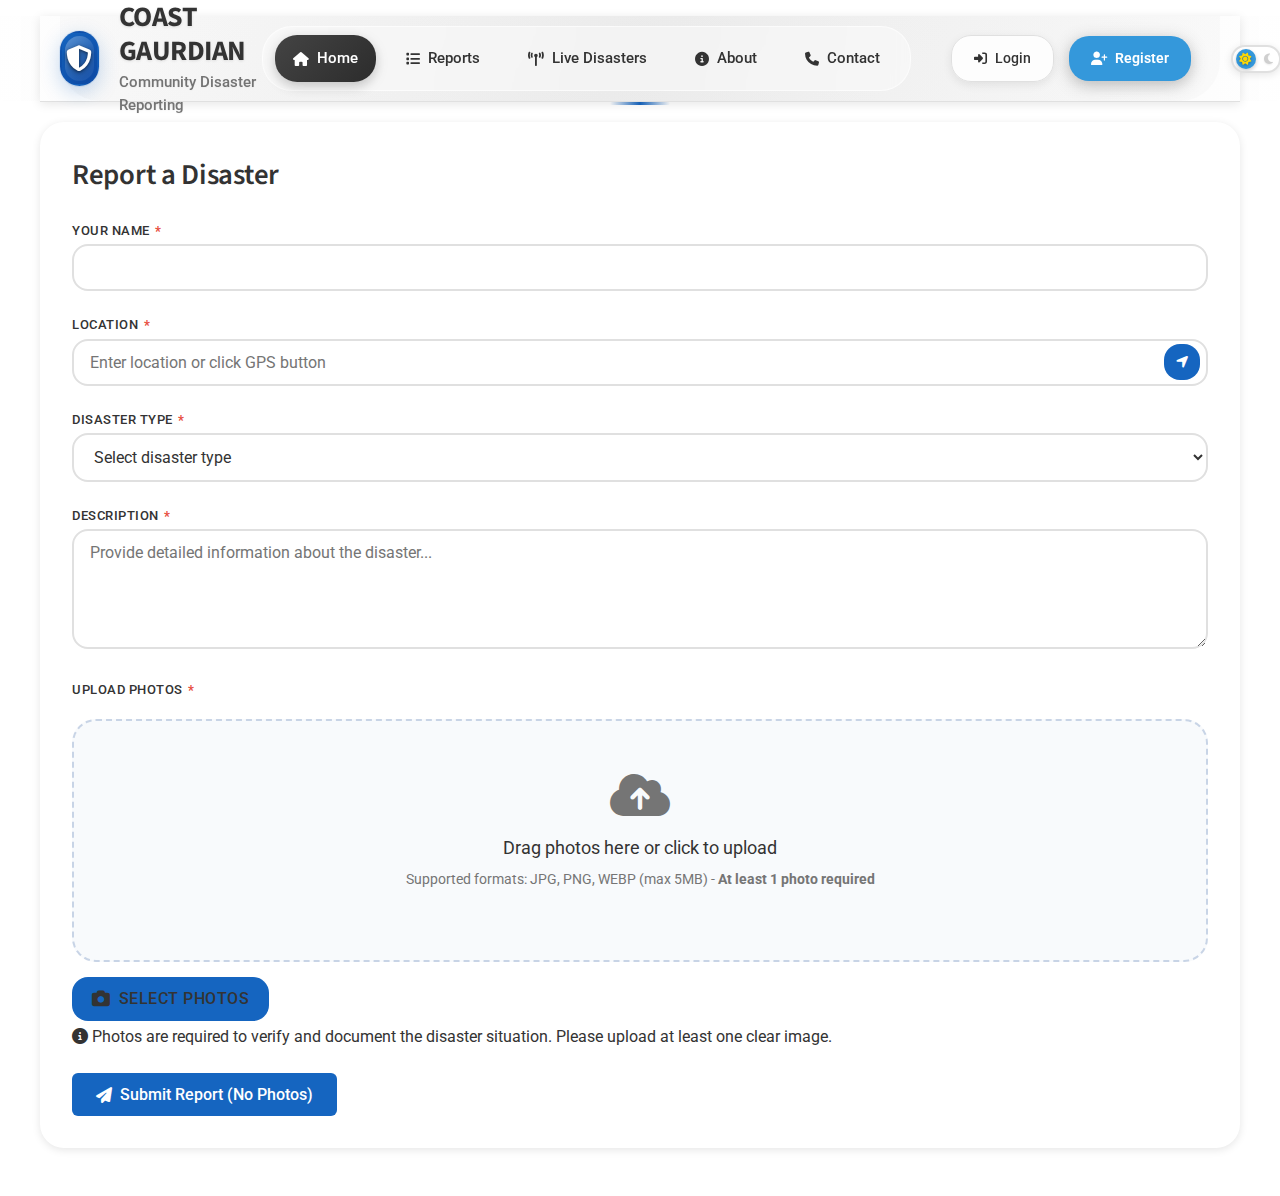
<file: SIH(FRONT END)/index.html>
<!DOCTYPE html>
<html lang="en">
<head>
    <meta charset="UTF-8">
    <meta name="viewport" content="width=device-width, initial-scale=1.0">
    <title>Disaster Report | Coast Guardian</title>
    <link rel="stylesheet" href="css/style.css">
    <link rel="stylesheet" href="css/dark-mode.css">
    <link href="https://fonts.googleapis.com/css2?family=Roboto:wght@300;400;500;700&family=Source+Sans+Pro:wght@400;600;700&display=swap" rel="stylesheet">
    <link rel="stylesheet" href="https://cdnjs.cloudflare.com/ajax/libs/font-awesome/6.4.0/css/all.min.css">
</head>
<body>
    <div class="container">
        <header class="main-header">
            <div class="header-container">
                <div class="logo-section">
                    <div class="logo">
                        <i class="fas fa-shield-alt"></i>
                    </div>
                    <div class="brand-info">
                        <h1>COAST GAURDIAN</h1>
                        <p class="subtitle">Community Disaster Reporting</p>
                    </div>
                </div>
                
                <nav class="main-nav">
                    <ul class="nav-links">
                        <li><a href="index.html" class="nav-link active"><i class="fas fa-home"></i> Home</a></li>
                        <li><a href="pages/reports.html" class="nav-link"><i class="fas fa-list"></i> Reports</a></li>
                        <li><a href="pages/live-disasters.html" class="nav-link"><i class="fas fa-broadcast-tower"></i> Live Disasters</a></li>
                        <li><a href="pages/info/about.html" class="nav-link"><i class="fas fa-info-circle"></i> About</a></li>
                        <li><a href="pages/info/contact.html" class="nav-link"><i class="fas fa-phone"></i> Contact</a></li>
                    </ul>
                    
                    <div class="auth-buttons">
                        <a href="pages/auth/login.html" class="btn-secondary">
                            <i class="fas fa-sign-in-alt"></i> Login
                        </a>
                        <a href="pages/auth/register.html" class="btn-primary">
                            <i class="fas fa-user-plus"></i> Register
                        </a>
                    </div>
                    
                    <!-- Mobile menu toggle -->
                    <button class="mobile-menu-toggle" id="mobileMenuToggle">
                        <span></span>
                        <span></span>
                        <span></span>
                    </button>
                </nav>
            </div>
        </header>

        <main class="main-content">
            <!-- Your existing form content goes here -->
            <section class="report-section">
                <div class="report-form-container">
                    <h2>Report a Disaster</h2>
                    
                    <!-- Your existing form -->
                    <form id="reportForm" class="report-form">
                        <!-- Add your existing form fields here -->
                        <div class="form-group">
                            <label for="name">Your Name <span class="required">*</span></label>
                            <input type="text" id="name" name="name" required>
                        </div>
                        
                        <div class="form-group">
                            <label for="location">Location <span class="required">*</span></label>
                            <div class="location-input-container">
                                <input type="text" id="location" name="location" required placeholder="Enter location or click GPS button">
                                <button type="button" id="getCurrentLocation" class="location-btn" title="Get current location">
                                    <i class="fas fa-location-arrow"></i>
                                </button>
                            </div>
                        </div>
                        
                        <div class="form-group">
                            <label for="disasterType">Disaster Type <span class="required">*</span></label>
                            <select id="disasterType" name="disasterType" required>
                                <option value="">Select disaster type</option>
                                <option value="earthquake">Earthquake</option>
                                <option value="flood">Flood</option>
                                <option value="fire">Fire</option>
                                <option value="cyclone">Cyclone</option>
                                <option value="landslide">Landslide</option>
                                <option value="other">Other</option>
                            </select>
                        </div>
                        
                        <div class="form-group">
                            <label for="description">Description <span class="required">*</span></label>
                            <textarea id="description" name="description" rows="4" placeholder="Provide detailed information about the disaster..." required></textarea>
                        </div>
                        
                        <div class="form-group">
                            <label for="photo">Upload Photos <span class="required">*</span></label>
                            <div class="upload-photo-container">
                                <div class="upload-preview" id="photoPreviewContainer">
                                    <div class="upload-placeholder" id="uploadPlaceholder">
                                        <i class="fas fa-cloud-upload-alt"></i>
                                        <p>Drag photos here or click to upload</p>
                                        <span class="upload-hint">Supported formats: JPG, PNG, WEBP (max 5MB) - <strong>At least 1 photo required</strong></span>
                                    </div>
                                    <div class="photo-preview-grid" id="photoPreviewGrid"></div>
                                </div>
                                
                                <div class="upload-actions">
                                    <label for="photoUpload" class="upload-btn primary-button">
                                        <i class="fas fa-camera"></i> Select Photos
                                    </label>
                                    <input type="file" id="photoUpload" multiple accept="image/jpeg, image/png, image/webp" class="hidden" required>
                                    <span class="selected-count" id="selectedPhotoCount"></span>
                                </div>
                                
                                <div class="upload-progress-container hidden" id="uploadProgressContainer">
                                    <div class="progress-bar">
                                        <div class="progress-fill" id="uploadProgressBar"></div>
                                    </div>
                                    <div class="progress-text" id="uploadProgressText">Uploading photos...</div>
                                </div>
                                
                            </div>
                        </div>
                        
                        <div class="form-actions">
                            <button type="submit" class="submit-btn">
                                <i class="fas fa-camera"></i> Upload Photos Required
                            </button>
                        </div>
                    </form>
                    
                    <!-- Success message -->
                    <div class="success-message hidden" id="successMessage">
                        <div class="success-icon">
                            <i class="fas fa-check-circle"></i>
                        </div>
                        <h3>Report Submitted Successfully!</h3>
                        <p>Thank you for reporting this disaster. Your report has been received and will be reviewed by our team.</p>
                        <div class="success-actions">
                            <button type="button" class="action-btn" id="submitAnotherBtn">Submit Another Report</button>
                            <a href="pages/reports.html" class="view-reports-link">View All Reports</a>
                        </div>
                    </div>
                </div>
            </section>
        </main>
    </div>
    
    <script src="js/data-service.js"></script>
    <script src="js/gps-location.js"></script>
    <script src="js/dark-mode.js"></script>
    <script src="js/app.js"></script>
</body>
</html>
</file>
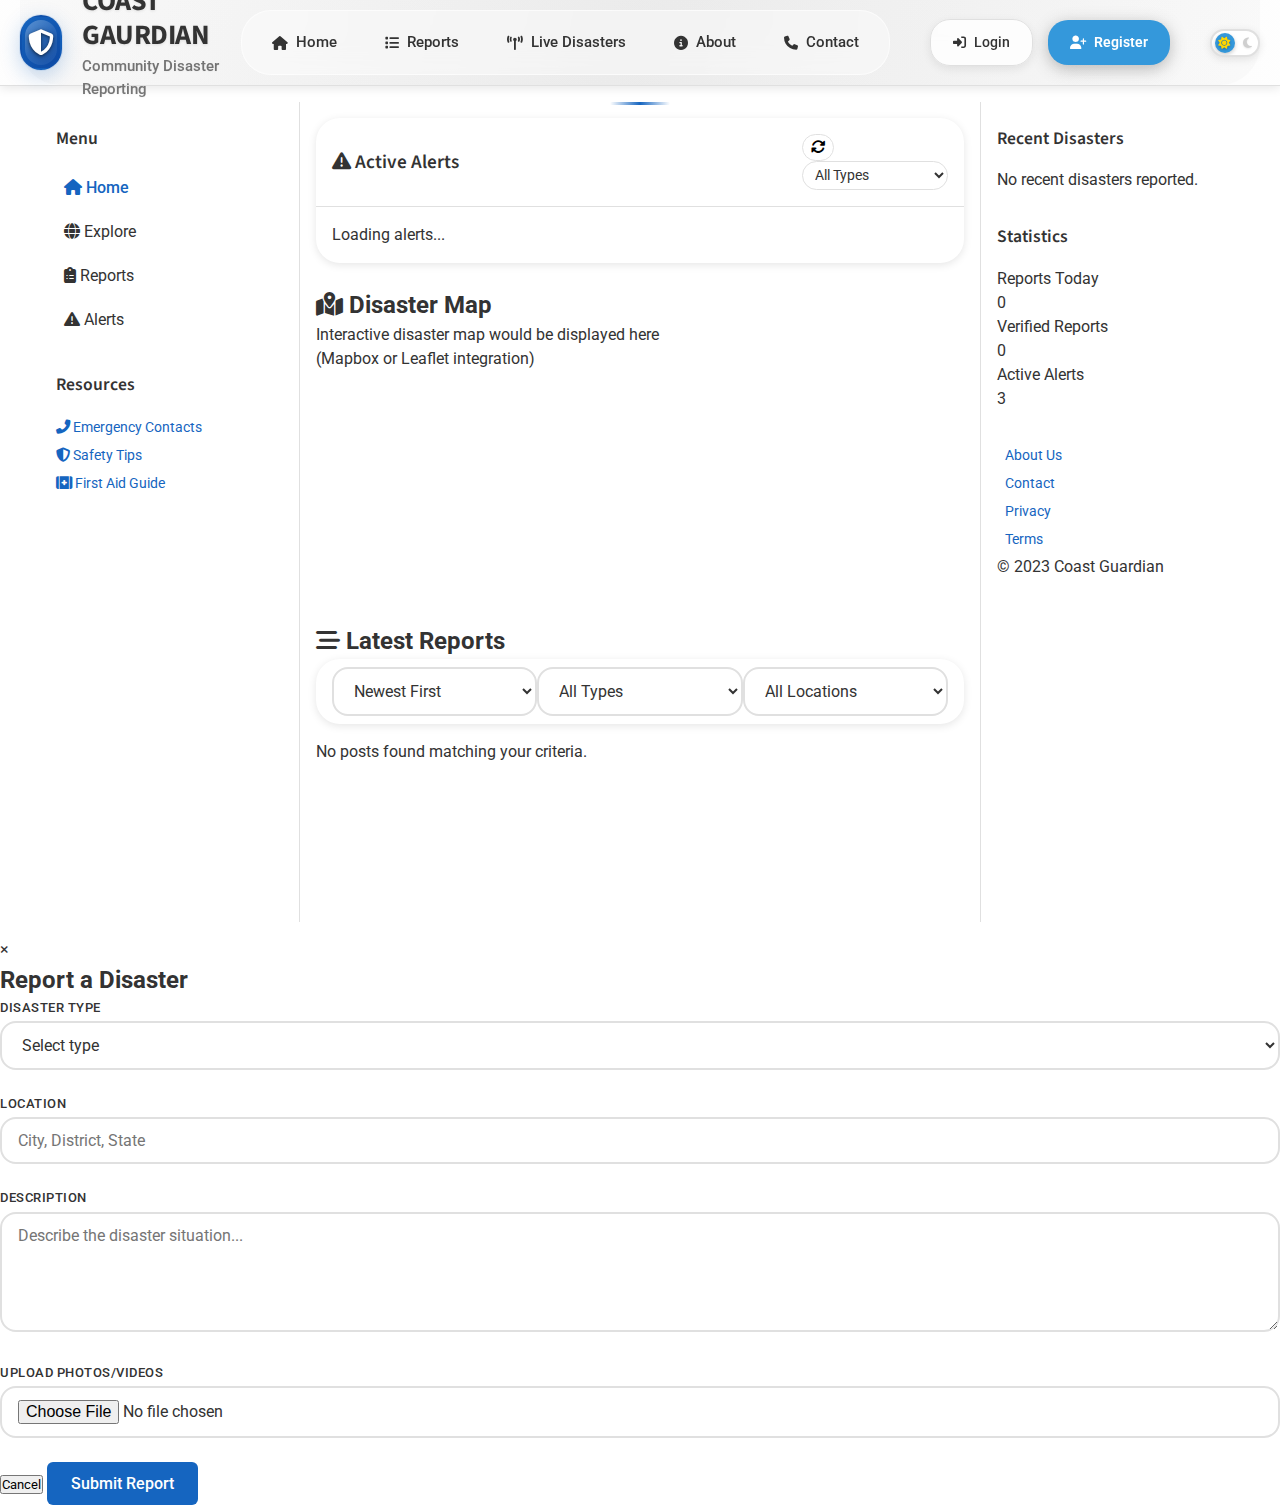
<file: SIH(FRONT END)/home.html>
<!DOCTYPE html>
<html lang="en">
<head>
    <meta charset="UTF-8">
    <meta name="viewport" content="width=device-width, initial-scale=1.0">
    <title>Dashboard | Coast Guardian</title>
    <link rel="stylesheet" href="css/style.css">
    <link rel="stylesheet" href="css/home.css">
    <link rel="stylesheet" href="css/dark-mode.css">
    <link href="https://fonts.googleapis.com/css2?family=Roboto:wght@300;400;500;700&family=Source+Sans+Pro:wght@400;600;700&display=swap" rel="stylesheet">
    <link rel="stylesheet" href="https://cdnjs.cloudflare.com/ajax/libs/font-awesome/6.4.0/css/all.min.css">
</head>
<body>
    <header class="main-header">
        <div class="header-container">
            <div class="logo-section">
                <div class="logo">
                    <i class="fas fa-shield-alt"></i>
                </div>
                <div class="brand-info">
                    <h1>COAST GAURDIAN</h1>
                    <p class="subtitle">Community Disaster Reporting</p>
                </div>
            </div>
            
            <nav class="main-nav">
                <ul class="nav-links">
                    <li><a href="index.html" class="nav-link"><i class="fas fa-home"></i> Home</a></li>
                    <li><a href="pages/reports.html" class="nav-link"><i class="fas fa-list"></i> Reports</a></li>
                    <li><a href="pages/live-disasters.html" class="nav-link"><i class="fas fa-broadcast-tower"></i> Live Disasters</a></li>
                    <li><a href="pages/info/about.html" class="nav-link"><i class="fas fa-info-circle"></i> About</a></li>
                    <li><a href="pages/info/contact.html" class="nav-link"><i class="fas fa-phone"></i> Contact</a></li>
                </ul>
                
                <div class="auth-buttons">
                    <a href="pages/auth/login.html" class="btn-secondary">
                        <i class="fas fa-sign-in-alt"></i> Login
                    </a>
                    <a href="pages/auth/register.html" class="btn-primary">
                        <i class="fas fa-user-plus"></i> Register
                    </a>
                </div>
                
                <!-- Mobile menu toggle -->
                <button class="mobile-menu-toggle" id="mobileMenuToggle">
                    <span></span>
                    <span></span>
                    <span></span>
                </button>
            </nav>
        </div>
    </header>

    <div class="container">
        <main class="main-content">
            <!-- Left Sidebar -->
            <div class="sidebar left-sidebar">
                <div class="sidebar-section">
                    <h3>Menu</h3>
                    <ul class="sidebar-menu">
                        <li><a href="home.html" class="active"><i class="fas fa-home"></i> Home</a></li>
                        <li><a href="explore.html"><i class="fas fa-globe"></i> Explore</a></li>
                        <li><a href="pages/reports.html"><i class="fas fa-clipboard-list"></i> Reports</a></li>
                        <li><a href="alerts.html"><i class="fas fa-exclamation-triangle"></i> Alerts</a></li>
                        <li class="official-only hidden"><a href="verification.html"><i class="fas fa-check-circle"></i> Verify Reports</a></li>
                        <li class="admin-only hidden"><a href="admin-dashboard.html"><i class="fas fa-user-shield"></i> Admin Panel</a></li>
                    </ul>
                </div>
                
                <div class="sidebar-section">
                    <h3>Resources</h3>
                    <ul class="resource-links">
                        <li><a href="emergency-contacts.html"><i class="fas fa-phone-alt"></i> Emergency Contacts</a></li>
                        <li><a href="safety-tips.html"><i class="fas fa-shield-alt"></i> Safety Tips</a></li>
                        <li><a href="first-aid.html"><i class="fas fa-first-aid"></i> First Aid Guide</a></li>
                    </ul>
                </div>
            </div>

            <!-- Content Area -->
            <div class="content-area">
                <!-- Alert Panel -->
                <div class="alert-panel">
                    <div class="panel-header">
                        <h2><i class="fas fa-exclamation-triangle"></i> Active Alerts</h2>
                        <div class="panel-controls">
                            <button id="refreshAlertsBtn"><i class="fas fa-sync-alt"></i></button>
                            <select id="alertTypeFilter">
                                <option value="all">All Types</option>
                                <option value="flood">Flood</option>
                                <option value="earthquake">Earthquake</option>
                                <option value="fire">Fire</option>
                                <option value="landslide">Landslide</option>
                                <option value="cyclone">Cyclone</option>
                            </select>
                        </div>
                    </div>
                    <div class="alerts-container" id="alertsContainer">
                        <!-- Alert items will be loaded here dynamically -->
                        <div class="loading">Loading alerts...</div>
                    </div>
                </div>

                <!-- Disaster Map -->
                <div class="map-container">
                    <h2><i class="fas fa-map-marked-alt"></i> Disaster Map</h2>
                    <div id="disasterMap" class="disaster-map">
                        <!-- Map will be loaded here -->
                    </div>
                </div>

                <!-- Post Feed -->
                <div class="feed-container">
                    <div class="feed-header">
                        <h2><i class="fas fa-stream"></i> Latest Reports</h2>
                        <div class="feed-controls">
                            <select id="sortType">
                                <option value="newest">Newest First</option>
                                <option value="verified">Verified First</option>
                                <option value="severity">Highest Severity</option>
                            </select>
                            <select id="disasterTypeFilter">
                                <option value="all">All Types</option>
                                <option value="flood">Flood</option>
                                <option value="earthquake">Earthquake</option>
                                <option value="fire">Fire</option>
                                <option value="landslide">Landslide</option>
                                <option value="cyclone">Cyclone</option>
                            </select>
                            <select id="locationFilter">
                                <option value="all">All Locations</option>
                                <!-- Locations will be dynamically populated -->
                            </select>
                        </div>
                    </div>
                    <div id="postFeed" class="post-feed">
                        <!-- Posts will be loaded here dynamically -->
                        <div class="loading">Loading posts...</div>
                    </div>
                </div>
            </div>

            <!-- Right Sidebar -->
            <div class="sidebar right-sidebar">
                <!-- Recent Disasters -->
                <div class="sidebar-section">
                    <h3>Recent Disasters</h3>
                    <div id="recentDisasters" class="recent-disasters">
                        <!-- Recent disasters will be loaded here -->
                        <div class="loading">Loading...</div>
                    </div>
                </div>
                
                <!-- Statistics Section -->
                <div class="sidebar-section">
                    <h3>Statistics</h3>
                    <div class="stats-container">
                        <div class="stat-item">
                            <div class="stat-label">Reports Today</div>
                            <div class="stat-value" id="reportsToday">-</div>
                        </div>
                        <div class="stat-item">
                            <div class="stat-label">Verified Reports</div>
                            <div class="stat-value" id="verifiedReports">-</div>
                        </div>
                        <div class="stat-item">
                            <div class="stat-label">Active Alerts</div>
                            <div class="stat-value" id="activeAlerts">-</div>
                        </div>
                    </div>
                </div>
                
                <!-- Footer Links -->
                <div class="sidebar-section">
                    <ul class="footer-links">
                        <li><a href="about.html">About Us</a></li>
                        <li><a href="contact.html">Contact</a></li>
                        <li><a href="privacy.html">Privacy</a></li>
                        <li><a href="terms.html">Terms</a></li>
                    </ul>
                    <div class="copyright">
                        &copy; 2023 Coast Guardian
                    </div>
                </div>
            </div>
        </main>
    </div>

    <!-- Create Post Modal -->
    <div class="modal" id="createPostModal">
        <div class="modal-content">
            <span class="close-modal">&times;</span>
            <h2>Report a Disaster</h2>
            <form id="createPostForm">
                <div class="form-group">
                    <label for="postDisasterType">Disaster Type</label>
                    <select id="postDisasterType" required>
                        <option value="" disabled selected>Select type</option>
                        <option value="flood">Flood</option>
                        <option value="earthquake">Earthquake</option>
                        <option value="fire">Fire</option>
                        <option value="landslide">Landslide</option>
                        <option value="cyclone">Cyclone</option>
                        <option value="other">Other</option>
                    </select>
                </div>
                
                <div class="form-group">
                    <label for="postLocation">Location</label>
                    <input type="text" id="postLocation" placeholder="City, District, State" required>
                </div>
                
                <div class="form-group">
                    <label for="postContent">Description</label>
                    <textarea id="postContent" placeholder="Describe the disaster situation..." rows="4" required></textarea>
                </div>
                
                <div class="form-group">
                    <label for="postMedia">Upload Photos/Videos</label>
                    <input type="file" id="postMedia" accept="image/*, video/*">
                    <div id="mediaPreview" class="media-preview"></div>
                </div>
                
                <div class="form-actions">
                    <button type="button" class="secondary-button" id="cancelPost">Cancel</button>
                    <button type="submit" class="primary-button">Submit Report</button>
                </div>
            </form>
        </div>
    </div>

    <script src="js/auth-service.js"></script>
    <script src="js/post-service.js"></script>
    <script src="js/dark-mode.js"></script>
    <script src="js/home.js"></script>
</body>
</html>
</file>
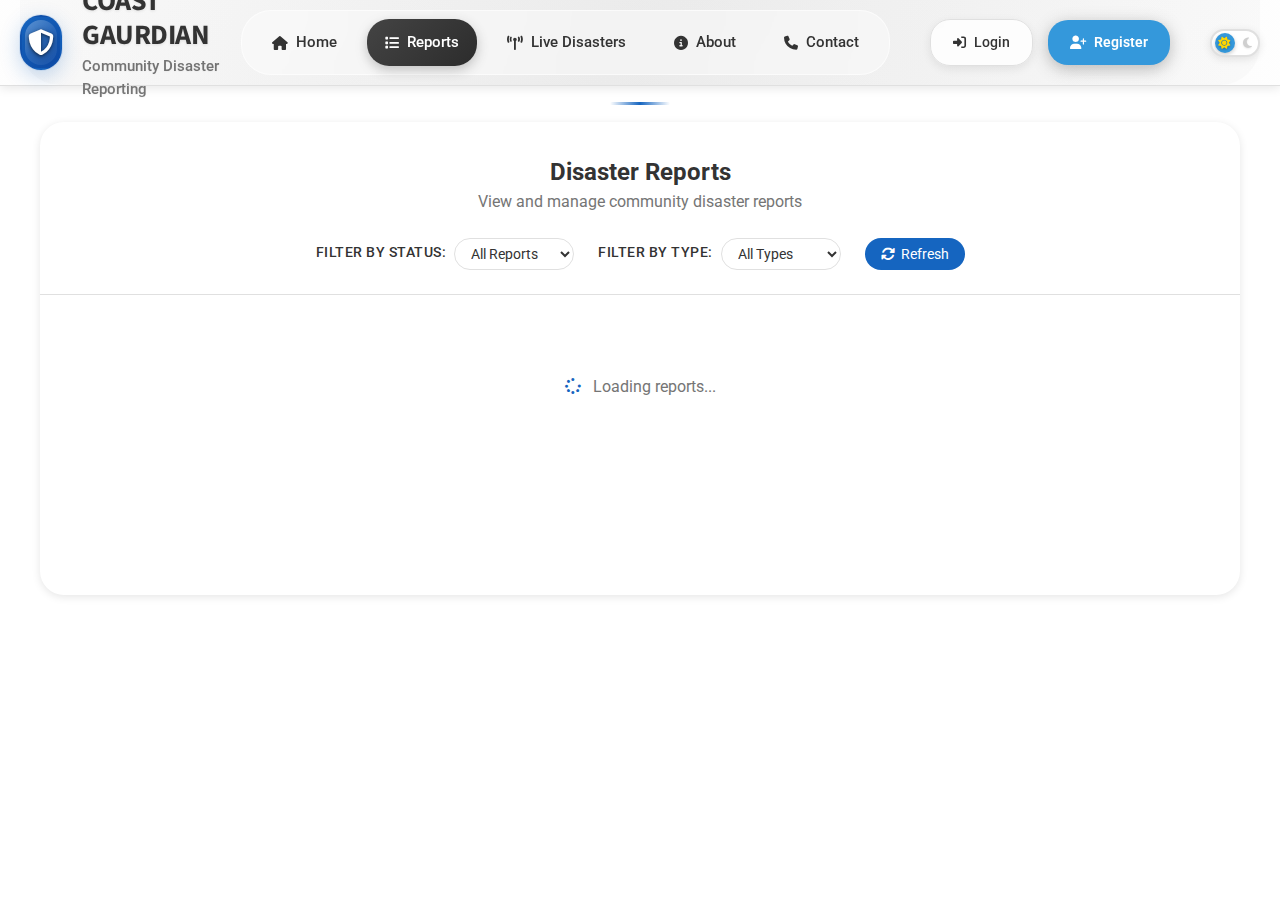
<file: SIH(FRONT END)/pages/reports.html>
<!DOCTYPE html>
<html lang="en">
<head>
    <meta charset="UTF-8">
    <meta name="viewport" content="width=device-width, initial-scale=1.0">
    <title>Reports | Coast Guardian</title>
    <link rel="stylesheet" href="../css/style.css">
    <link rel="stylesheet" href="../css/dark-mode.css">
    <link href="https://fonts.googleapis.com/css2?family=Roboto:wght@300;400;500;700&family=Source+Sans+Pro:wght@400;600;700&display=swap" rel="stylesheet">
    <link rel="stylesheet" href="https://cdnjs.cloudflare.com/ajax/libs/font-awesome/6.4.0/css/all.min.css">
</head>
<body>
    <header class="main-header">
        <div class="header-container">
            <div class="logo-section">
                <div class="logo">
                    <i class="fas fa-shield-alt"></i>
                </div>
                <div class="brand-info">
                    <h1>COAST GAURDIAN</h1>
                    <p class="subtitle">Community Disaster Reporting</p>
                </div>
            </div>
            
            <nav class="main-nav">
                <ul class="nav-links">
                    <li><a href="../index.html" class="nav-link"><i class="fas fa-home"></i> Home</a></li>
                    <li><a href="reports.html" class="nav-link active"><i class="fas fa-list"></i> Reports</a></li>
                    <li><a href="live-disasters.html" class="nav-link"><i class="fas fa-broadcast-tower"></i> Live Disasters</a></li>
                    <li><a href="info/about.html" class="nav-link"><i class="fas fa-info-circle"></i> About</a></li>
                    <li><a href="info/contact.html" class="nav-link"><i class="fas fa-phone"></i> Contact</a></li>
                </ul>
                
                <div class="auth-buttons">
                    <a href="auth/login.html" class="btn-secondary">
                        <i class="fas fa-sign-in-alt"></i> Login
                    </a>
                    <a href="auth/register.html" class="btn-primary">
                        <i class="fas fa-user-plus"></i> Register
                    </a>
                </div>
                
                <!-- Mobile menu toggle -->
                <button class="mobile-menu-toggle" id="mobileMenuToggle">
                    <span></span>
                    <span></span>
                    <span></span>
                </button>
            </nav>
        </div>
    </header>

    <div class="container">
        <main class="main-content">
            <section class="reports-section">
                <div class="reports-header">
                    <h2>Disaster Reports</h2>
                    <p class="reports-subtitle">View and manage community disaster reports</p>
                </div>
                
                <div class="reports-filters">
                    <div class="filter-group">
                        <label for="statusFilter">Filter by Status:</label>
                        <select id="statusFilter">
                            <option value="all">All Reports</option>
                            <option value="pending">Pending</option>
                            <option value="verified">Verified</option>
                            <option value="resolved">Resolved</option>
                        </select>
                    </div>
                    
                    <div class="filter-group">
                        <label for="typeFilter">Filter by Type:</label>
                        <select id="typeFilter">
                            <option value="all">All Types</option>
                            <option value="earthquake">Earthquake</option>
                            <option value="flood">Flood</option>
                            <option value="fire">Fire</option>
                            <option value="cyclone">Cyclone</option>
                            <option value="landslide">Landslide</option>
                            <option value="other">Other</option>
                        </select>
                    </div>
                    
                    <button class="refresh-btn" onclick="loadReports()">
                        <i class="fas fa-sync-alt"></i> Refresh
                    </button>
                </div>
                
                <div class="reports-container" id="reportsContainer">
                    <!-- Reports will be loaded here -->
                    <div class="loading-message">
                        <i class="fas fa-spinner fa-spin"></i> Loading reports...
                    </div>
                </div>
                
                <div class="no-reports hidden" id="noReports">
                    <i class="fas fa-inbox"></i>
                    <h3>No Reports Found</h3>
                    <p>There are currently no disaster reports to display.</p>
                    <a href="../index.html" class="btn-primary">Submit a Report</a>
                </div>
            </section>
        </main>
    </div>
    
    <script src="../js/data-service.js"></script>
    <script src="../js/reports.js"></script>
    <script src="../js/dark-mode.js"></script>
    <script src="../js/navigation.js"></script>
</body>
</html>
</file>
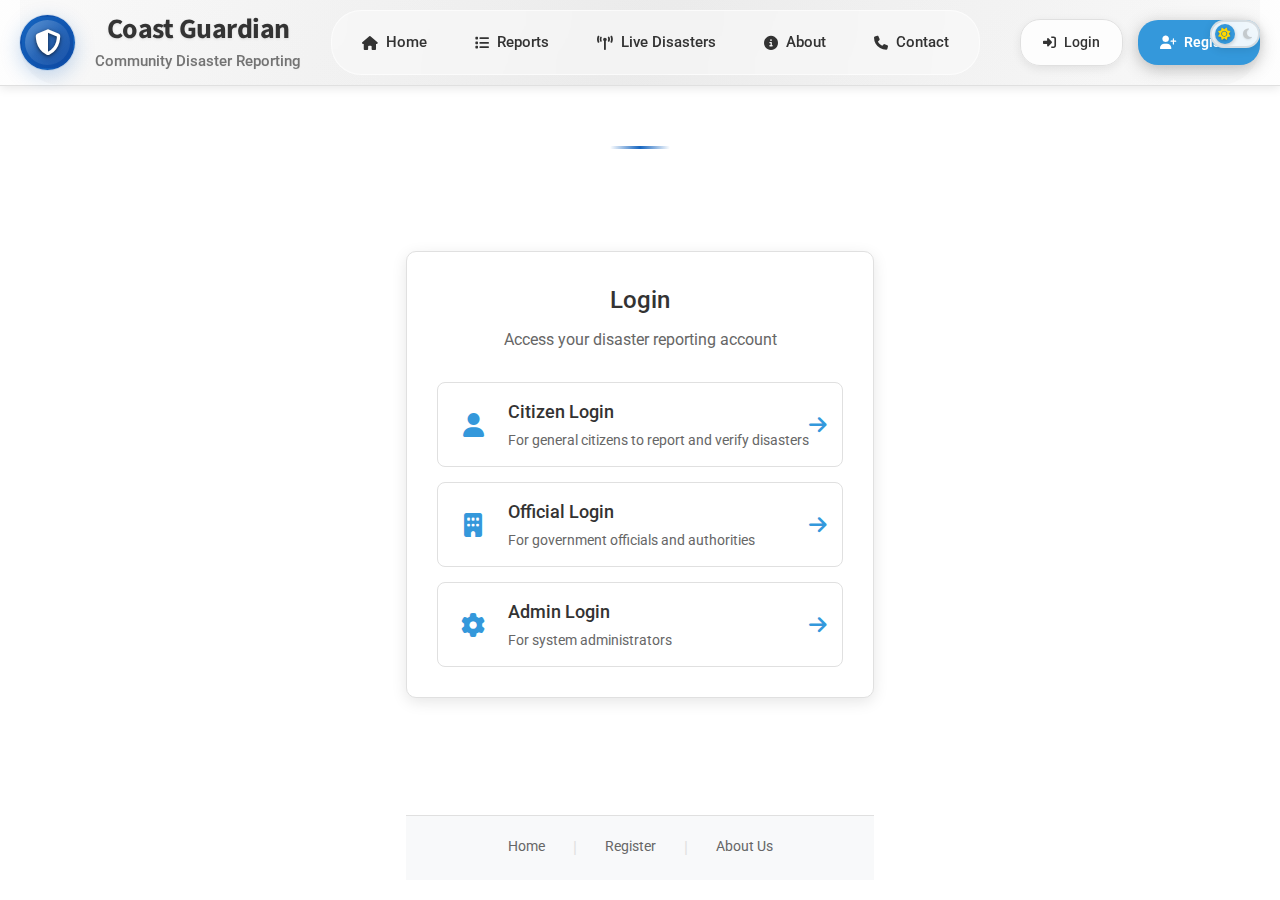
<file: SIH(FRONT END)/pages/auth/login.html>
<!DOCTYPE html>
<html lang="en">
<head>
    <meta charset="UTF-8">
    <meta name="viewport" content="width=device-width, initial-scale=1.0">
    <title>Login | Coast Guardian</title>
    <link rel="stylesheet" href="../../css/style.css">
    <link rel="stylesheet" href="../../css/login.css">
    <link rel="stylesheet" href="../../css/dark-mode.css">
    <link href="https://fonts.googleapis.com/css2?family=Roboto:wght@300;400;500;700&display=swap" rel="stylesheet">
    <link rel="stylesheet" href="https://cdnjs.cloudflare.com/ajax/libs/font-awesome/6.4.0/css/all.min.css">
</head>
<body>
    <header class="main-header">
        <div class="header-container">
            <div class="logo-section">
                <div class="logo">
                    <i class="fas fa-shield-alt"></i>
                </div>
                <div class="brand-info">
                    <h1>Coast Guardian</h1>
                    <p class="subtitle">Community Disaster Reporting</p>
                </div>
            </div>
            
            <nav class="main-nav">
                <ul class="nav-links">
                    <li><a href="../../index.html" class="nav-link"><i class="fas fa-home"></i> Home</a></li>
                    <li><a href="../reports.html" class="nav-link"><i class="fas fa-list"></i> Reports</a></li>
                    <li><a href="../live-disasters.html" class="nav-link"><i class="fas fa-broadcast-tower"></i> Live Disasters</a></li>
                    <li><a href="../info/about.html" class="nav-link"><i class="fas fa-info-circle"></i> About</a></li>
                    <li><a href="../info/contact.html" class="nav-link"><i class="fas fa-phone"></i> Contact</a></li>
                </ul>
                
                <div class="auth-buttons">
                    <a href="login.html" class="btn-secondary active">
                        <i class="fas fa-sign-in-alt"></i> Login
                    </a>
                    <a href="register.html" class="btn-primary">
                        <i class="fas fa-user-plus"></i> Register
                    </a>
                </div>
                
                <!-- Mobile menu toggle -->
                <button class="mobile-menu-toggle" id="mobileMenuToggle">
                    <span></span>
                    <span></span>
                    <span></span>
                </button>
            </nav>
        </div>
    </header>

    <!-- Dark Mode Toggle -->
    <div class="auth-header">
        <button class="theme-toggle" id="themeToggle" title="Toggle Dark/Light Mode">
            <div class="theme-toggle-slider"></div>
            <i class="fas fa-sun theme-toggle-icon sun-icon"></i>
            <i class="fas fa-moon theme-toggle-icon moon-icon"></i>
        </button>
    </div>

    <div class="container">
        <main class="main-content">
            <div class="login-container">
                <!-- Login Options -->
                <div class="login-options-container" id="loginOptions">
                    <div class="login-header">
                        <h2>Login</h2>
                        <p class="login-subheader">Access your disaster reporting account</p>
                    </div>
                    
                    <div class="login-options">
                        <div class="login-option" id="citizenLoginOption">
                            <div class="login-icon">
                                <i class="fas fa-user"></i>
                            </div>
                            <div class="login-info">
                                <div class="login-type">Citizen Login</div>
                                <div class="login-description">For general citizens to report and verify disasters</div>
                            </div>
                            <div class="login-arrow">
                                <i class="fas fa-arrow-right"></i>
                            </div>
                        </div>
                        
                        <div class="login-option" id="officialLoginOption">
                            <div class="login-icon">
                                <i class="fas fa-building"></i>
                            </div>
                            <div class="login-info">
                                <div class="login-type">Official Login</div>
                                <div class="login-description">For government officials and authorities</div>
                            </div>
                            <div class="login-arrow">
                                <i class="fas fa-arrow-right"></i>
                            </div>
                        </div>
                        
                        <div class="login-option" id="adminLoginOption">
                            <div class="login-icon">
                                <i class="fas fa-cog"></i>
                            </div>
                            <div class="login-info">
                                <div class="login-type">Admin Login</div>
                                <div class="login-description">For system administrators</div>
                            </div>
                            <div class="login-arrow">
                                <i class="fas fa-arrow-right"></i>
                            </div>
                        </div>
                    </div>
                </div>
                
                <!-- Login Forms (Initially Hidden) -->
                <div class="login-form-container hidden" id="loginFormContainer">
                    <button class="back-btn" id="backBtn">
                        <i class="fas fa-arrow-left"></i> Back
                    </button>
                    
                    <div class="login-form-header">
                        <h2 id="loginTypeTitle">Login</h2>
                    </div>
                    
                    <div class="error-message" id="loginError"></div>
                    
                    <form id="loginForm" class="login-form">
                        <div class="form-group">
                            <label for="email">Email</label>
                            <input type="email" id="email" name="email" required>
                            <div class="error-message" id="emailError"></div>
                        </div>
                        
                        <div class="form-group">
                            <label for="password">Password</label>
                            <div class="password-input-container">
                                <input type="password" id="password" name="password" required>
                                <button type="button" class="toggle-password" id="togglePassword">
                                    <i class="fas fa-eye"></i>
                                </button>
                            </div>
                            <div class="error-message" id="passwordError"></div>
                        </div>
                        
                        <!-- Official-specific fields -->
                        <div class="form-group official-fields hidden">
                            <label for="officialId">Official ID</label>
                            <input type="text" id="officialId" name="officialId">
                            <div class="error-message" id="officialIdError"></div>
                        </div>
                        
                        <!-- Admin-specific fields -->
                        <div class="form-group admin-fields hidden">
                            <label for="adminCode">Admin Access Code</label>
                            <input type="text" id="adminCode" name="adminCode">
                            <div class="error-message" id="adminCodeError"></div>
                        </div>
                        
                        <div class="form-group remember-me">
                            <label class="checkbox-container">
                                <input type="checkbox" id="rememberMe" name="rememberMe">
                                <span>Remember me</span>
                            </label>
                            <a href="forgot-password.html" class="forgot-password">Forgot password?</a>
                        </div>
                        
                        <div class="form-actions">
                            <button type="submit" class="primary-button">Login</button>
                        </div>
                    </form>
                    
                    <div class="auth-links">
                        <p>Don't have an account? <a href="register.html">Register</a></p>
                    </div>
                </div>
            </div>
        </main>
        
        <footer>
            <div class="footer-links">
                <a href="../../index.html">Home</a>
                <span class="divider">|</span>
                <a href="register.html">Register</a>
                <span class="divider">|</span>
                <a href="../info/about.html">About Us</a>
            </div>
        </footer>
    </div>
    
    <script src="../../js/auth-service.js"></script>
    <script src="../../js/login.js"></script>
    <script src="../../js/dark-mode.js"></script>
    <script src="../../js/navigation.js"></script>
</body>
</html>
</file>
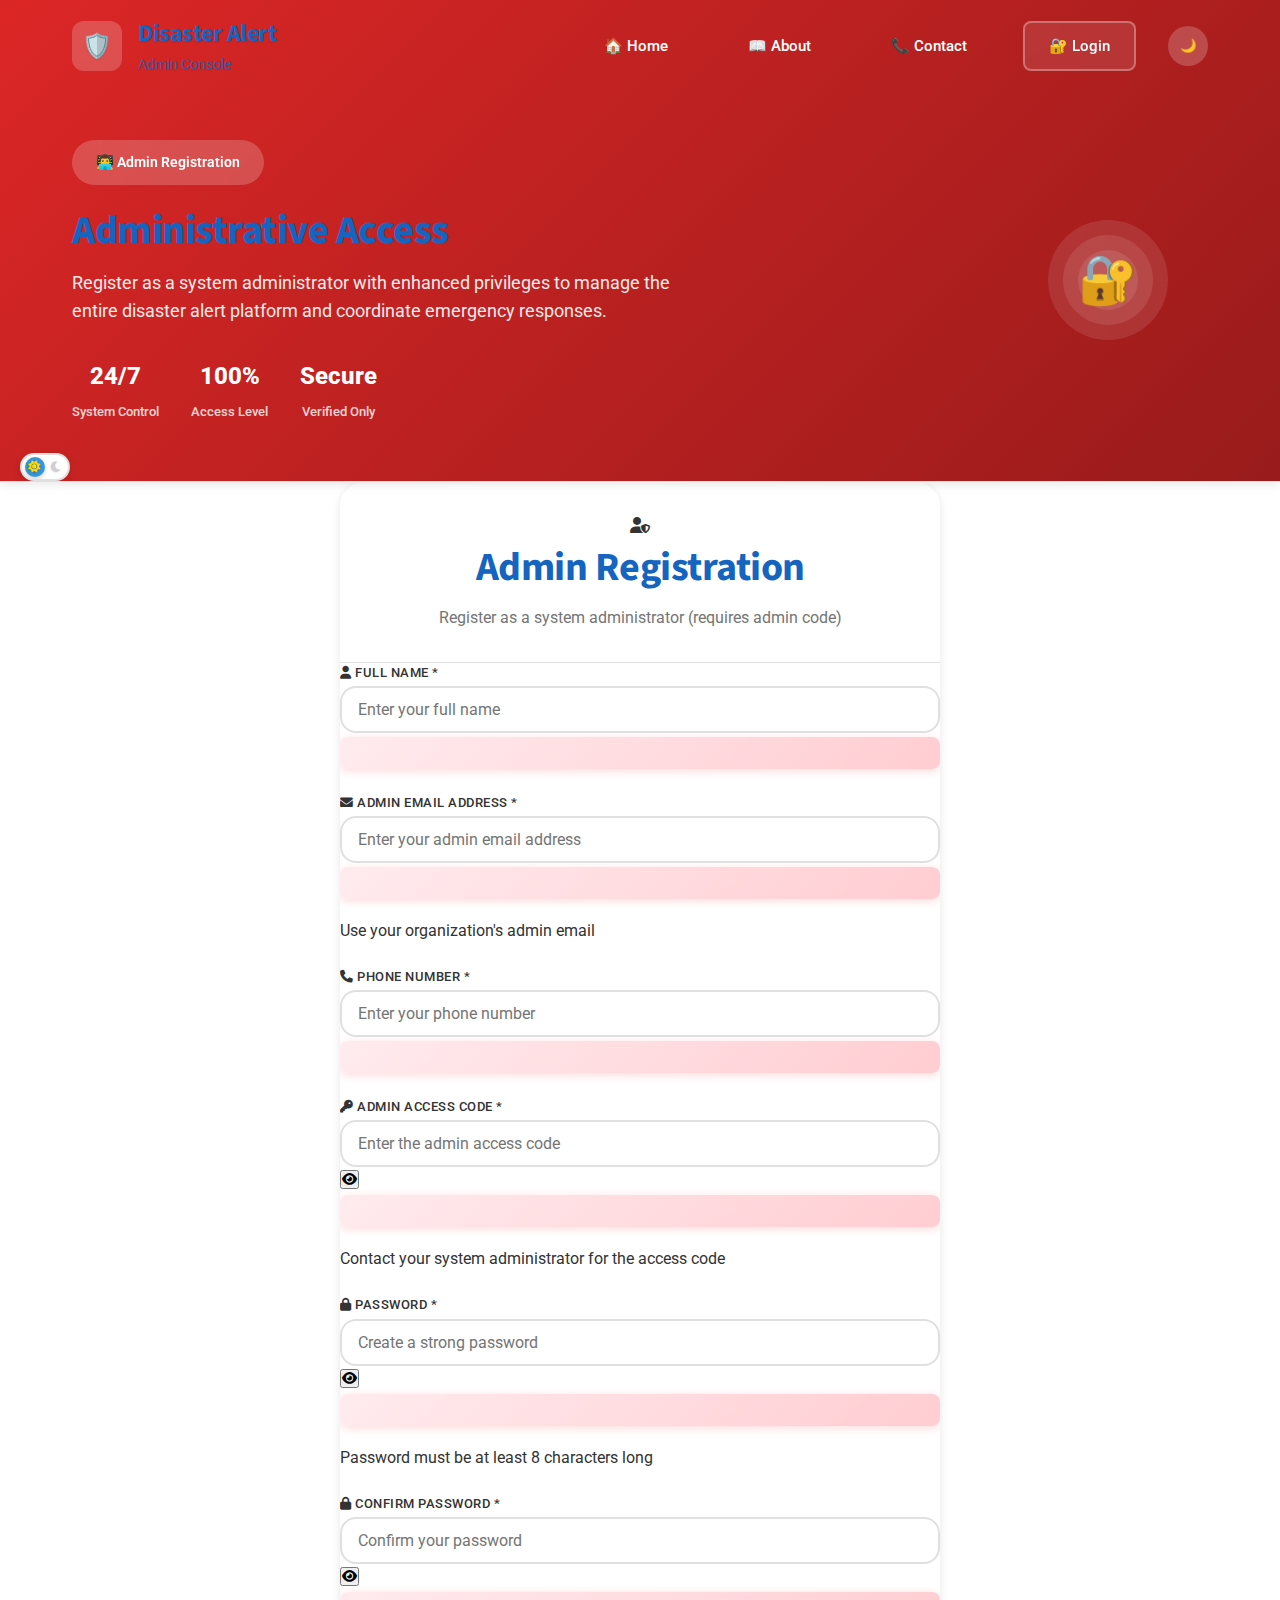
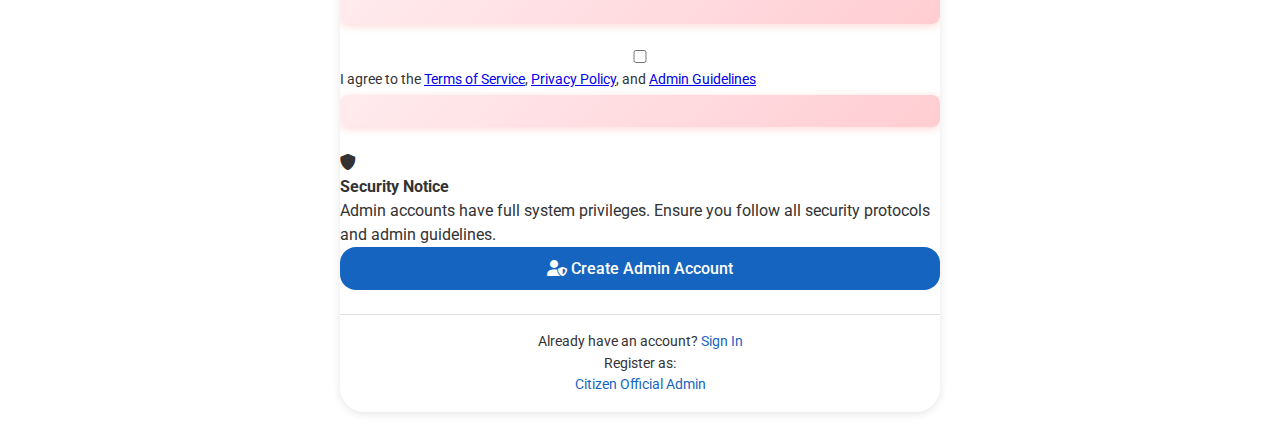
<file: SIH(FRONT END)/pages/auth/register-admin.html>
<!DOCTYPE html>
<html lang="en">
<head>
    <meta charset="UTF-8">
    <meta name="viewport" content="width=device-width, initial-scale=1.0">
    <title>Admin Registration - Disaster Alert System</title>
    <link rel="stylesheet" href="../../css/style.css">
    <link rel="stylesheet" href="../../css/auth.css">
    <link rel="stylesheet" href="../../css/dark-mode.css">
    <link rel="stylesheet" href="https://cdnjs.cloudflare.com/ajax/libs/font-awesome/6.0.0/css/all.min.css">
    <style>
        /* Enhanced Header Styles */
        .main-header {
            background: linear-gradient(135deg, #dc2626 0%, #991b1b 100%);
            color: white;
            position: relative;
            overflow: hidden;
        }

        .navbar {
            position: relative;
            z-index: 10;
            padding: 1rem 0;
        }

        .nav-container {
            max-width: 1200px;
            margin: 0 auto;
            padding: 0 2rem;
            display: flex;
            justify-content: space-between;
            align-items: center;
        }

        .nav-logo {
            display: flex;
            align-items: center;
            gap: 1rem;
        }

        .logo-icon {
            width: 50px;
            height: 50px;
            background: rgba(255, 255, 255, 0.2);
            border-radius: 12px;
            display: flex;
            align-items: center;
            justify-content: center;
            font-size: 1.5rem;
            backdrop-filter: blur(10px);
        }

        .logo-text h1 {
            margin: 0;
            font-size: 1.5rem;
            font-weight: 700;
        }

        .tagline {
            font-size: 0.9rem;
            opacity: 0.8;
            display: block;
            margin-top: 2px;
        }

        .nav-menu {
            display: flex;
            align-items: center;
            gap: 2rem;
        }

        .nav-link {
            color: white;
            text-decoration: none;
            padding: 0.75rem 1.5rem;
            border-radius: 8px;
            transition: all 0.3s ease;
            display: flex;
            align-items: center;
            gap: 0.5rem;
            font-weight: 500;
        }

        .nav-link:hover {
            background: rgba(255, 255, 255, 0.1);
            transform: translateY(-2px);
        }

        .btn-outline {
            border: 2px solid rgba(255, 255, 255, 0.3);
            background: rgba(255, 255, 255, 0.1);
            backdrop-filter: blur(10px);
        }

        .btn-outline:hover {
            background: white;
            color: #dc2626;
            border-color: white;
        }

        .dark-mode-toggle {
            background: rgba(255, 255, 255, 0.2);
            border: none;
            color: white;
            width: 40px;
            height: 40px;
            border-radius: 50%;
            cursor: pointer;
            transition: all 0.3s ease;
            backdrop-filter: blur(10px);
        }

        .dark-mode-toggle:hover {
            background: rgba(255, 255, 255, 0.3);
            transform: scale(1.1);
        }

        /* Hero Section */
        .hero-section {
            display: flex;
            align-items: center;
            justify-content: space-between;
            max-width: 1200px;
            margin: 0 auto;
            padding: 3rem 2rem 2rem 2rem;
            position: relative;
            z-index: 5;
        }

        .hero-content {
            flex: 1;
            max-width: 600px;
        }

        .hero-badge {
            display: inline-flex;
            align-items: center;
            gap: 0.5rem;
            background: rgba(255, 255, 255, 0.2);
            padding: 0.75rem 1.5rem;
            border-radius: 30px;
            font-size: 0.9rem;
            font-weight: 600;
            margin-bottom: 1.5rem;
            backdrop-filter: blur(10px);
        }

        .hero-title {
            font-size: 2.5rem;
            font-weight: 800;
            margin: 0 0 1rem 0;
            line-height: 1.1;
        }

        .hero-subtitle {
            font-size: 1.1rem;
            opacity: 0.9;
            margin-bottom: 2rem;
            line-height: 1.6;
        }

        .hero-stats {
            display: flex;
            gap: 2rem;
        }

        .stat-item {
            text-align: center;
        }

        .stat-number {
            font-size: 1.5rem;
            font-weight: 800;
            margin-bottom: 0.5rem;
        }

        .stat-label {
            font-size: 0.8rem;
            opacity: 0.8;
            font-weight: 500;
        }

        /* Hero Visual */
        .hero-visual {
            flex: 0 0 200px;
            height: 200px;
            position: relative;
            display: flex;
            align-items: center;
            justify-content: center;
        }

        .visual-circle {
            position: absolute;
            border-radius: 50%;
            background: rgba(255, 255, 255, 0.1);
            backdrop-filter: blur(20px);
            animation: float 6s ease-in-out infinite;
        }

        .circle-1 {
            width: 120px;
            height: 120px;
            animation-delay: 0s;
        }

        .circle-2 {
            width: 90px;
            height: 90px;
            animation-delay: 2s;
        }

        .circle-3 {
            width: 60px;
            height: 60px;
            animation-delay: 4s;
        }

        .hero-icon {
            font-size: 3rem;
            z-index: 5;
            position: relative;
            opacity: 0.9;
        }

        @keyframes float {
            0%, 100% { transform: translateY(0px) rotate(0deg); }
            50% { transform: translateY(-10px) rotate(180deg); }
        }

        /* Mobile menu toggle */
        .mobile-menu-toggle {
            display: none;
            flex-direction: column;
            background: none;
            border: none;
            cursor: pointer;
            padding: 0.5rem;
        }

        .mobile-menu-toggle span {
            width: 25px;
            height: 3px;
            background: white;
            margin: 3px 0;
            transition: 0.3s;
            border-radius: 2px;
        }

        /* Responsive Design */
        @media (max-width: 1024px) {
            .hero-section {
                flex-direction: column;
                text-align: center;
                gap: 2rem;
            }

            .hero-visual {
                flex: none;
            }

            .hero-stats {
                justify-content: center;
            }
        }

        @media (max-width: 768px) {
            .nav-menu {
                display: none;
            }

            .mobile-menu-toggle {
                display: flex;
            }

            .hero-title {
                font-size: 2rem;
            }

            .hero-stats {
                flex-direction: column;
                gap: 1rem;
            }

            .nav-container {
                padding: 0 1rem;
            }

            .hero-section {
                padding: 2rem 1rem;
            }
        }
    </style>
</head>
<body>
    <!-- Enhanced Header -->
    <header class="main-header">
        <nav class="navbar">
            <div class="nav-container">
                <div class="nav-logo">
                    <div class="logo-icon">🛡️</div>
                    <div class="logo-text">
                        <h1>Disaster Alert</h1>
                        <span class="tagline">Admin Console</span>
                    </div>
                </div>
                <div class="nav-menu">
                    <a href="../../home.html" class="nav-link">🏠 Home</a>
                    <a href="../about.html" class="nav-link">📖 About</a>
                    <a href="../contact.html" class="nav-link">📞 Contact</a>
                    <a href="login.html" class="nav-link btn-outline">🔐 Login</a>
                    <button class="dark-mode-toggle" onclick="toggleDarkMode()">🌙</button>
                </div>
                <button class="mobile-menu-toggle">
                    <span></span>
                    <span></span>
                    <span></span>
                </button>
            </div>
        </nav>
        <div class="hero-section">
            <div class="hero-content">
                <div class="hero-badge">
                    👨‍💻 Admin Registration
                </div>
                <h1 class="hero-title">Administrative Access</h1>
                <p class="hero-subtitle">Register as a system administrator with enhanced privileges to manage the entire disaster alert platform and coordinate emergency responses.</p>
                <div class="hero-stats">
                    <div class="stat-item">
                        <div class="stat-number">24/7</div>
                        <div class="stat-label">System Control</div>
                    </div>
                    <div class="stat-item">
                        <div class="stat-number">100%</div>
                        <div class="stat-label">Access Level</div>
                    </div>
                    <div class="stat-item">
                        <div class="stat-number">Secure</div>
                        <div class="stat-label">Verified Only</div>
                    </div>
                </div>
            </div>
            <div class="hero-visual">
                <div class="visual-circle circle-1"></div>
                <div class="visual-circle circle-2"></div>
                <div class="visual-circle circle-3"></div>
                <div class="hero-icon">🔐</div>
            </div>
        </div>
    </header>

    <!-- Registration Container -->
    <div class="auth-container">
        <div class="auth-wrapper">
            <!-- Registration Form -->
            <div class="auth-form-container" id="registerFormContainer">
                <div class="auth-header">
                    <div class="auth-icon admin">
                        <i class="fas fa-user-shield"></i>
                    </div>
                    <h1>Admin Registration</h1>
                    <p>Register as a system administrator (requires admin code)</p>
                </div>

                <form id="adminRegisterForm" class="auth-form">
                    <!-- Full Name -->
                    <div class="form-group">
                        <label for="fullName">
                            <i class="fas fa-user"></i>
                            Full Name *
                        </label>
                        <input type="text" id="fullName" name="fullName" required 
                               placeholder="Enter your full name">
                        <div id="fullNameError" class="error-message"></div>
                    </div>

                    <!-- Email -->
                    <div class="form-group">
                        <label for="email">
                            <i class="fas fa-envelope"></i>
                            Admin Email Address *
                        </label>
                        <input type="email" id="email" name="email" required 
                               placeholder="Enter your admin email address">
                        <div id="emailError" class="error-message"></div>
                        <div class="form-help">Use your organization's admin email</div>
                    </div>

                    <!-- Phone -->
                    <div class="form-group">
                        <label for="phone">
                            <i class="fas fa-phone"></i>
                            Phone Number *
                        </label>
                        <input type="tel" id="phone" name="phone" required 
                               placeholder="Enter your phone number">
                        <div id="phoneError" class="error-message"></div>
                    </div>

                    <!-- Admin Code -->
                    <div class="form-group">
                        <label for="adminCode">
                            <i class="fas fa-key"></i>
                            Admin Access Code *
                        </label>
                        <div class="password-input-container">
                            <input type="password" id="adminCode" name="adminCode" required 
                                   placeholder="Enter the admin access code">
                            <button type="button" class="toggle-password" data-target="adminCode">
                                <i class="fas fa-eye"></i>
                            </button>
                        </div>
                        <div id="adminCodeError" class="error-message"></div>
                        <div class="form-help">Contact your system administrator for the access code</div>
                    </div>

                    <!-- Password -->
                    <div class="form-group">
                        <label for="password">
                            <i class="fas fa-lock"></i>
                            Password *
                        </label>
                        <div class="password-input-container">
                            <input type="password" id="password" name="password" required 
                                   placeholder="Create a strong password" minlength="8">
                            <button type="button" class="toggle-password" data-target="password">
                                <i class="fas fa-eye"></i>
                            </button>
                        </div>
                        <div id="passwordError" class="error-message"></div>
                        <div class="form-help">Password must be at least 8 characters long</div>
                    </div>

                    <!-- Confirm Password -->
                    <div class="form-group">
                        <label for="confirmPassword">
                            <i class="fas fa-lock"></i>
                            Confirm Password *
                        </label>
                        <div class="password-input-container">
                            <input type="password" id="confirmPassword" name="confirmPassword" required 
                                   placeholder="Confirm your password">
                            <button type="button" class="toggle-password" data-target="confirmPassword">
                                <i class="fas fa-eye"></i>
                            </button>
                        </div>
                        <div id="confirmPasswordError" class="error-message"></div>
                    </div>

                    <!-- Terms Agreement -->
                    <div class="form-group checkbox-group">
                        <label class="checkbox-label">
                            <input type="checkbox" id="agreeTerms" name="agreeTerms" required>
                            <span class="checkmark"></span>
                            I agree to the <a href="../info/terms.html" target="_blank">Terms of Service</a>, 
                            <a href="../info/privacy.html" target="_blank">Privacy Policy</a>, and 
                            <a href="../info/admin-guidelines.html" target="_blank">Admin Guidelines</a>
                        </label>
                        <div id="agreeTermsError" class="error-message"></div>
                    </div>

                    <!-- Security Notice -->
                    <div class="form-notice security">
                        <i class="fas fa-shield-alt"></i>
                        <div>
                            <h4>Security Notice</h4>
                            <p>Admin accounts have full system privileges. Ensure you follow all security protocols and admin guidelines.</p>
                        </div>
                    </div>

                    <!-- Submit Button -->
                    <button type="submit" id="registerButton" class="auth-button">
                        <i class="fas fa-user-shield"></i>
                        Create Admin Account
                    </button>
                </form>

                <!-- Login Link -->
                <div class="auth-footer">
                    <p>Already have an account? 
                        <a href="login.html">Sign In</a>
                    </p>
                    <div class="registration-options">
                        <p>Register as:</p>
                        <div class="reg-type-links">
                            <a href="register-citizen.html" class="reg-link">Citizen</a>
                            <a href="register-official.html" class="reg-link">Official</a>
                            <a href="register-admin.html" class="reg-link active">Admin</a>
                        </div>
                    </div>
                </div>
            </div>

            <!-- Success Message -->
            <div class="auth-form-container hidden" id="registerSuccess">
                <div class="success-container">
                    <div class="success-icon">
                        <i class="fas fa-check-circle"></i>
                    </div>
                    <h2>Admin Account Created!</h2>
                    <p id="successMessage">Your administrator account has been created successfully. You now have full system privileges.</p>
                    <div class="success-actions">
                        <a href="login.html" class="auth-button">
                            <i class="fas fa-sign-in-alt"></i>
                            Go to Login
                        </a>
                        <a href="../reports.html" class="auth-button-secondary">
                            <i class="fas fa-tachometer-alt"></i>
                            Admin Dashboard
                        </a>
                    </div>
                </div>
            </div>
        </div>
    </div>

    <!-- Scripts -->
    <script src="../../js/dark-mode.js"></script>
    <script src="../../js/auth-service.js"></script>
    <script src="../../js/register-admin.js"></script>
</body>
</html>
</file>
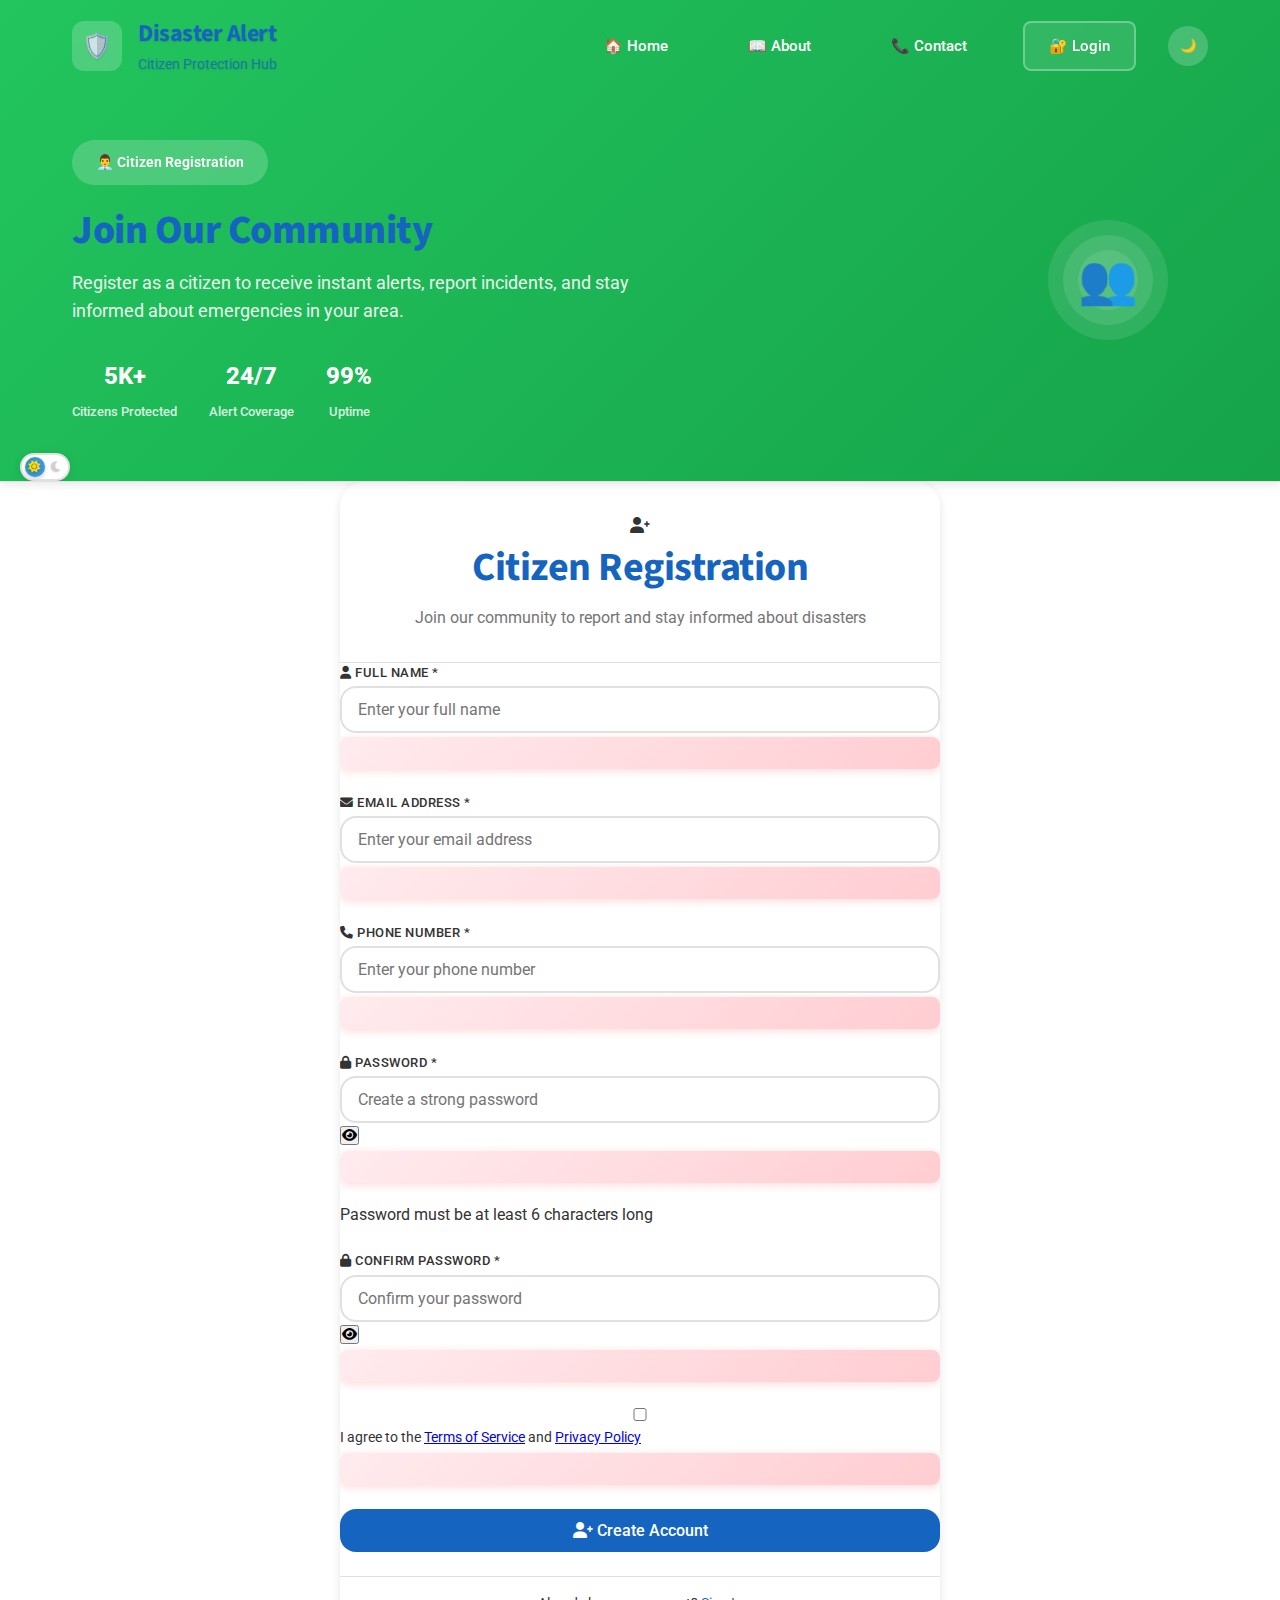
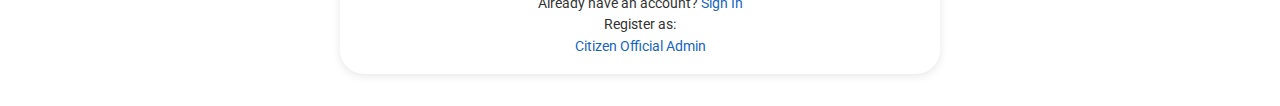
<file: SIH(FRONT END)/pages/auth/register-citizen.html>
<!DOCTYPE html>
<html lang="en">
<head>
    <meta charset="UTF-8">
    <meta name="viewport" content="width=device-width, initial-scale=1.0">
    <title>Citizen Registration - Disaster Alert System</title>
    <link rel="stylesheet" href="../../css/style.css">
    <link rel="stylesheet" href="../../css/auth.css">
    <link rel="stylesheet" href="../../css/dark-mode.css">
    <link rel="stylesheet" href="https://cdnjs.cloudflare.com/ajax/libs/font-awesome/6.0.0/css/all.min.css">
    <style>
        /* Enhanced Header Styles */
        .main-header {
            background: linear-gradient(135deg, #22c55e 0%, #16a34a 100%);
            color: white;
            position: relative;
            overflow: hidden;
        }

        .navbar {
            position: relative;
            z-index: 10;
            padding: 1rem 0;
        }

        .nav-container {
            max-width: 1200px;
            margin: 0 auto;
            padding: 0 2rem;
            display: flex;
            justify-content: space-between;
            align-items: center;
        }

        .nav-logo {
            display: flex;
            align-items: center;
            gap: 1rem;
        }

        .logo-icon {
            width: 50px;
            height: 50px;
            background: rgba(255, 255, 255, 0.2);
            border-radius: 12px;
            display: flex;
            align-items: center;
            justify-content: center;
            font-size: 1.5rem;
            backdrop-filter: blur(10px);
        }

        .logo-text h1 {
            margin: 0;
            font-size: 1.5rem;
            font-weight: 700;
        }

        .tagline {
            font-size: 0.9rem;
            opacity: 0.8;
            display: block;
            margin-top: 2px;
        }

        .nav-menu {
            display: flex;
            align-items: center;
            gap: 2rem;
        }

        .nav-link {
            color: white;
            text-decoration: none;
            padding: 0.75rem 1.5rem;
            border-radius: 8px;
            transition: all 0.3s ease;
            display: flex;
            align-items: center;
            gap: 0.5rem;
            font-weight: 500;
        }

        .nav-link:hover {
            background: rgba(255, 255, 255, 0.1);
            transform: translateY(-2px);
        }

        .btn-outline {
            border: 2px solid rgba(255, 255, 255, 0.3);
            background: rgba(255, 255, 255, 0.1);
            backdrop-filter: blur(10px);
        }

        .btn-outline:hover {
            background: white;
            color: #22c55e;
            border-color: white;
        }

        .dark-mode-toggle {
            background: rgba(255, 255, 255, 0.2);
            border: none;
            color: white;
            width: 40px;
            height: 40px;
            border-radius: 50%;
            cursor: pointer;
            transition: all 0.3s ease;
            backdrop-filter: blur(10px);
        }

        .dark-mode-toggle:hover {
            background: rgba(255, 255, 255, 0.3);
            transform: scale(1.1);
        }

        /* Hero Section */
        .hero-section {
            display: flex;
            align-items: center;
            justify-content: space-between;
            max-width: 1200px;
            margin: 0 auto;
            padding: 3rem 2rem 2rem 2rem;
            position: relative;
            z-index: 5;
        }

        .hero-content {
            flex: 1;
            max-width: 600px;
        }

        .hero-badge {
            display: inline-flex;
            align-items: center;
            gap: 0.5rem;
            background: rgba(255, 255, 255, 0.2);
            padding: 0.75rem 1.5rem;
            border-radius: 30px;
            font-size: 0.9rem;
            font-weight: 600;
            margin-bottom: 1.5rem;
            backdrop-filter: blur(10px);
        }

        .hero-title {
            font-size: 2.5rem;
            font-weight: 800;
            margin: 0 0 1rem 0;
            line-height: 1.1;
        }

        .hero-subtitle {
            font-size: 1.1rem;
            opacity: 0.9;
            margin-bottom: 2rem;
            line-height: 1.6;
        }

        .hero-stats {
            display: flex;
            gap: 2rem;
        }

        .stat-item {
            text-align: center;
        }

        .stat-number {
            font-size: 1.5rem;
            font-weight: 800;
            margin-bottom: 0.5rem;
        }

        .stat-label {
            font-size: 0.8rem;
            opacity: 0.8;
            font-weight: 500;
        }

        /* Hero Visual */
        .hero-visual {
            flex: 0 0 200px;
            height: 200px;
            position: relative;
            display: flex;
            align-items: center;
            justify-content: center;
        }

        .visual-circle {
            position: absolute;
            border-radius: 50%;
            background: rgba(255, 255, 255, 0.1);
            backdrop-filter: blur(20px);
            animation: float 6s ease-in-out infinite;
        }

        .circle-1 {
            width: 120px;
            height: 120px;
            animation-delay: 0s;
        }

        .circle-2 {
            width: 90px;
            height: 90px;
            animation-delay: 2s;
        }

        .circle-3 {
            width: 60px;
            height: 60px;
            animation-delay: 4s;
        }

        .hero-icon {
            font-size: 3rem;
            z-index: 5;
            position: relative;
            opacity: 0.9;
        }

        @keyframes float {
            0%, 100% { transform: translateY(0px) rotate(0deg); }
            50% { transform: translateY(-10px) rotate(180deg); }
        }

        /* Mobile menu toggle */
        .mobile-menu-toggle {
            display: none;
            flex-direction: column;
            background: none;
            border: none;
            cursor: pointer;
            padding: 0.5rem;
        }

        .mobile-menu-toggle span {
            width: 25px;
            height: 3px;
            background: white;
            margin: 3px 0;
            transition: 0.3s;
            border-radius: 2px;
        }

        /* Responsive Design */
        @media (max-width: 1024px) {
            .hero-section {
                flex-direction: column;
                text-align: center;
                gap: 2rem;
            }

            .hero-visual {
                flex: none;
            }

            .hero-stats {
                justify-content: center;
            }
        }

        @media (max-width: 768px) {
            .nav-menu {
                display: none;
            }

            .mobile-menu-toggle {
                display: flex;
            }

            .hero-title {
                font-size: 2rem;
            }

            .hero-stats {
                flex-direction: column;
                gap: 1rem;
            }

            .nav-container {
                padding: 0 1rem;
            }

            .hero-section {
                padding: 2rem 1rem;
            }
        }
    </style>
</head>
<body>
    <!-- Enhanced Header -->
    <header class="main-header">
        <nav class="navbar">
            <div class="nav-container">
                <div class="nav-logo">
                    <div class="logo-icon">🛡️</div>
                    <div class="logo-text">
                        <h1>Disaster Alert</h1>
                        <span class="tagline">Citizen Protection Hub</span>
                    </div>
                </div>
                <div class="nav-menu">
                    <a href="../../home.html" class="nav-link">🏠 Home</a>
                    <a href="../about.html" class="nav-link">📖 About</a>
                    <a href="../contact.html" class="nav-link">📞 Contact</a>
                    <a href="login.html" class="nav-link btn-outline">🔐 Login</a>
                    <button class="dark-mode-toggle" onclick="toggleDarkMode()">🌙</button>
                </div>
                <button class="mobile-menu-toggle">
                    <span></span>
                    <span></span>
                    <span></span>
                </button>
            </div>
        </nav>
        <div class="hero-section">
            <div class="hero-content">
                <div class="hero-badge">
                    👨‍💼 Citizen Registration
                </div>
                <h1 class="hero-title">Join Our Community</h1>
                <p class="hero-subtitle">Register as a citizen to receive instant alerts, report incidents, and stay informed about emergencies in your area.</p>
                <div class="hero-stats">
                    <div class="stat-item">
                        <div class="stat-number">5K+</div>
                        <div class="stat-label">Citizens Protected</div>
                    </div>
                    <div class="stat-item">
                        <div class="stat-number">24/7</div>
                        <div class="stat-label">Alert Coverage</div>
                    </div>
                    <div class="stat-item">
                        <div class="stat-number">99%</div>
                        <div class="stat-label">Uptime</div>
                    </div>
                </div>
            </div>
            <div class="hero-visual">
                <div class="visual-circle circle-1"></div>
                <div class="visual-circle circle-2"></div>
                <div class="visual-circle circle-3"></div>
                <div class="hero-icon">👥</div>
            </div>
        </div>
    </header>

    <!-- Registration Container -->
    <div class="auth-container">
        <div class="auth-wrapper">
            <!-- Registration Form -->
            <div class="auth-form-container" id="registerFormContainer">
                <div class="auth-header">
                    <div class="auth-icon">
                        <i class="fas fa-user-plus"></i>
                    </div>
                    <h1>Citizen Registration</h1>
                    <p>Join our community to report and stay informed about disasters</p>
                </div>

                <form id="citizenRegisterForm" class="auth-form">
                    <!-- Full Name -->
                    <div class="form-group">
                        <label for="fullName">
                            <i class="fas fa-user"></i>
                            Full Name *
                        </label>
                        <input type="text" id="fullName" name="fullName" required 
                               placeholder="Enter your full name">
                        <div id="fullNameError" class="error-message"></div>
                    </div>

                    <!-- Email -->
                    <div class="form-group">
                        <label for="email">
                            <i class="fas fa-envelope"></i>
                            Email Address *
                        </label>
                        <input type="email" id="email" name="email" required 
                               placeholder="Enter your email address">
                        <div id="emailError" class="error-message"></div>
                    </div>

                    <!-- Phone -->
                    <div class="form-group">
                        <label for="phone">
                            <i class="fas fa-phone"></i>
                            Phone Number *
                        </label>
                        <input type="tel" id="phone" name="phone" required 
                               placeholder="Enter your phone number">
                        <div id="phoneError" class="error-message"></div>
                    </div>

                    <!-- Password -->
                    <div class="form-group">
                        <label for="password">
                            <i class="fas fa-lock"></i>
                            Password *
                        </label>
                        <div class="password-input-container">
                            <input type="password" id="password" name="password" required 
                                   placeholder="Create a strong password" minlength="6">
                            <button type="button" class="toggle-password" data-target="password">
                                <i class="fas fa-eye"></i>
                            </button>
                        </div>
                        <div id="passwordError" class="error-message"></div>
                        <div class="form-help">Password must be at least 6 characters long</div>
                    </div>

                    <!-- Confirm Password -->
                    <div class="form-group">
                        <label for="confirmPassword">
                            <i class="fas fa-lock"></i>
                            Confirm Password *
                        </label>
                        <div class="password-input-container">
                            <input type="password" id="confirmPassword" name="confirmPassword" required 
                                   placeholder="Confirm your password">
                            <button type="button" class="toggle-password" data-target="confirmPassword">
                                <i class="fas fa-eye"></i>
                            </button>
                        </div>
                        <div id="confirmPasswordError" class="error-message"></div>
                    </div>

                    <!-- Terms Agreement -->
                    <div class="form-group checkbox-group">
                        <label class="checkbox-label">
                            <input type="checkbox" id="agreeTerms" name="agreeTerms" required>
                            <span class="checkmark"></span>
                            I agree to the <a href="../info/terms.html" target="_blank">Terms of Service</a> 
                            and <a href="../info/privacy.html" target="_blank">Privacy Policy</a>
                        </label>
                        <div id="agreeTermsError" class="error-message"></div>
                    </div>

                    <!-- Submit Button -->
                    <button type="submit" id="registerButton" class="auth-button">
                        <i class="fas fa-user-plus"></i>
                        Create Account
                    </button>
                </form>

                <!-- Login Link -->
                <div class="auth-footer">
                    <p>Already have an account? 
                        <a href="login.html">Sign In</a>
                    </p>
                    <div class="registration-options">
                        <p>Register as:</p>
                        <div class="reg-type-links">
                            <a href="register-citizen.html" class="reg-link active">Citizen</a>
                            <a href="register-official.html" class="reg-link">Official</a>
                            <a href="register-admin.html" class="reg-link">Admin</a>
                        </div>
                    </div>
                </div>
            </div>

            <!-- Success Message -->
            <div class="auth-form-container hidden" id="registerSuccess">
                <div class="success-container">
                    <div class="success-icon">
                        <i class="fas fa-check-circle"></i>
                    </div>
                    <h2>Registration Successful!</h2>
                    <p id="successMessage">Your citizen account has been created successfully. You can now log in and start reporting disasters in your area.</p>
                    <div class="success-actions">
                        <a href="login.html" class="auth-button">
                            <i class="fas fa-sign-in-alt"></i>
                            Go to Login
                        </a>
                        <a href="../../index.html" class="auth-button-secondary">
                            <i class="fas fa-home"></i>
                            Back to Home
                        </a>
                    </div>
                </div>
            </div>
        </div>
    </div>

    <!-- Scripts -->
    <script src="../../js/dark-mode.js"></script>
    <script src="../../js/auth-service.js"></script>
    <script src="../../js/register-citizen.js"></script>
</body>
</html>
</file>
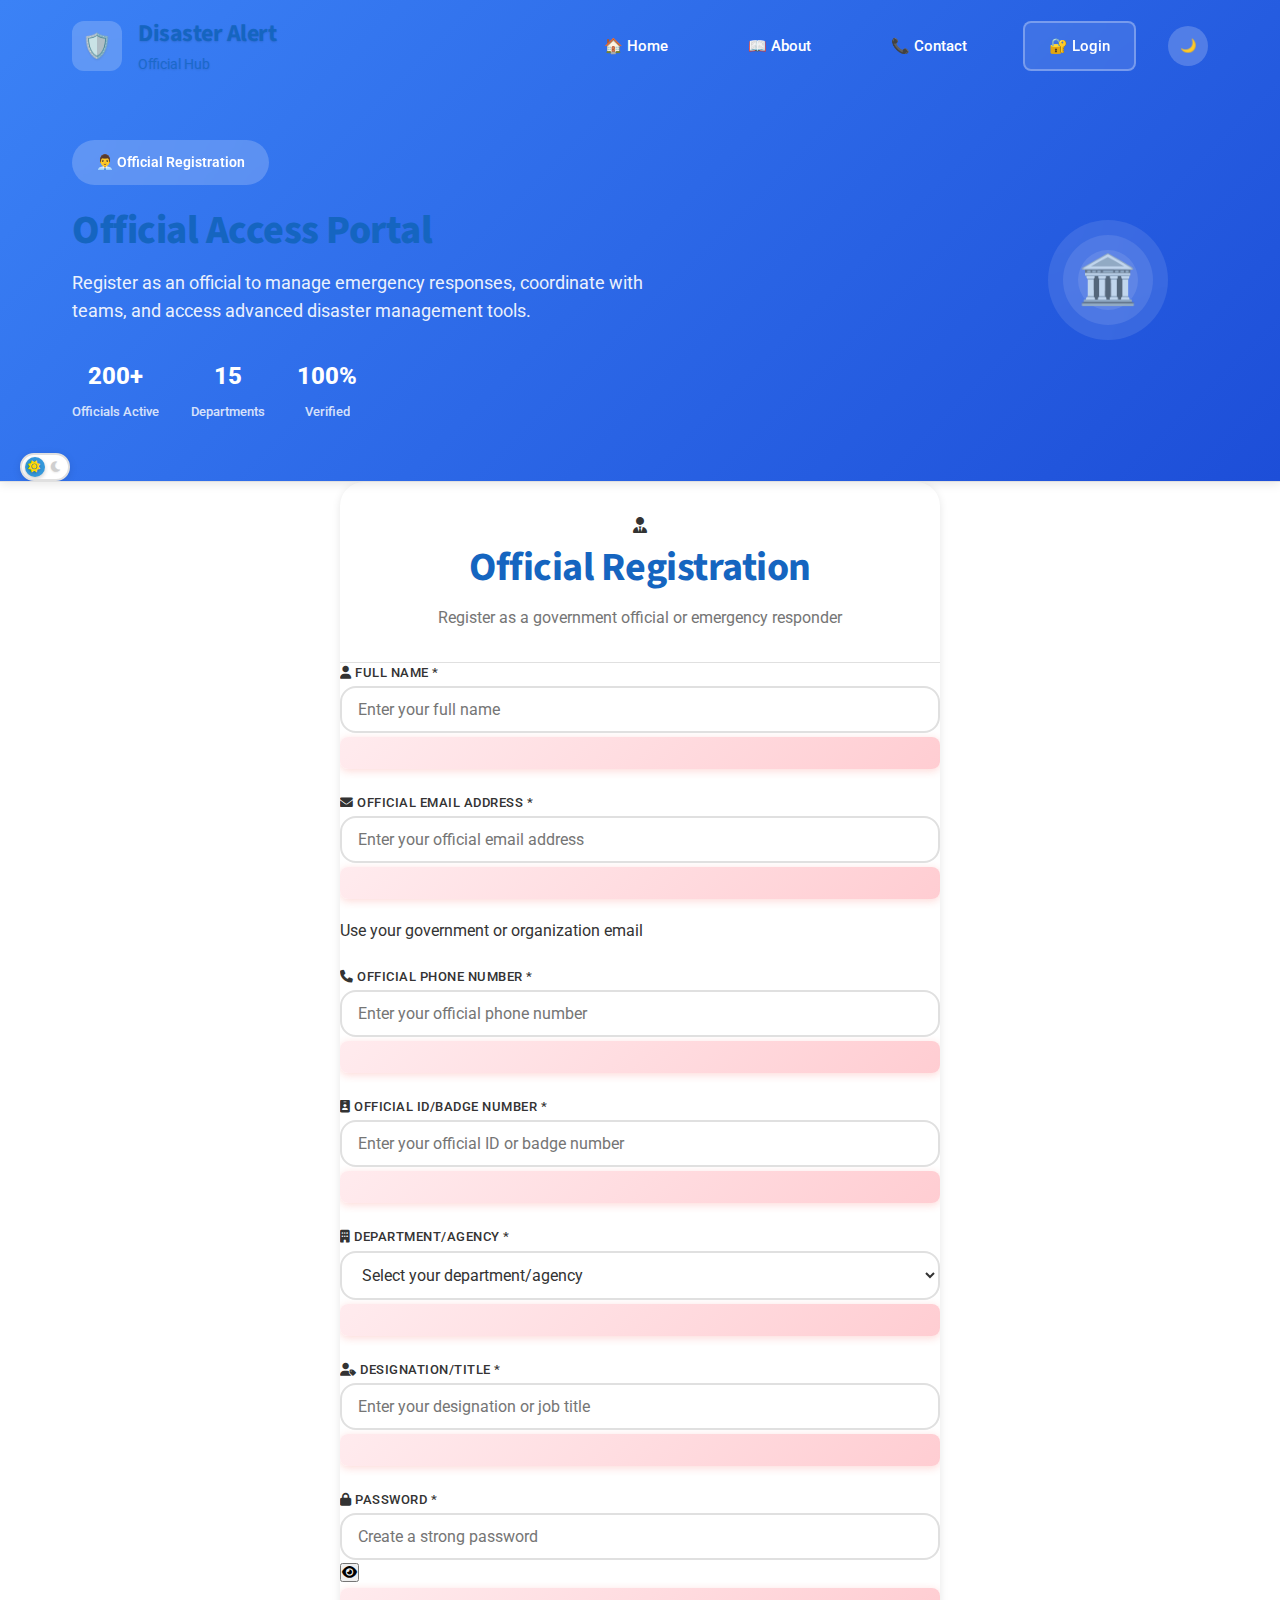
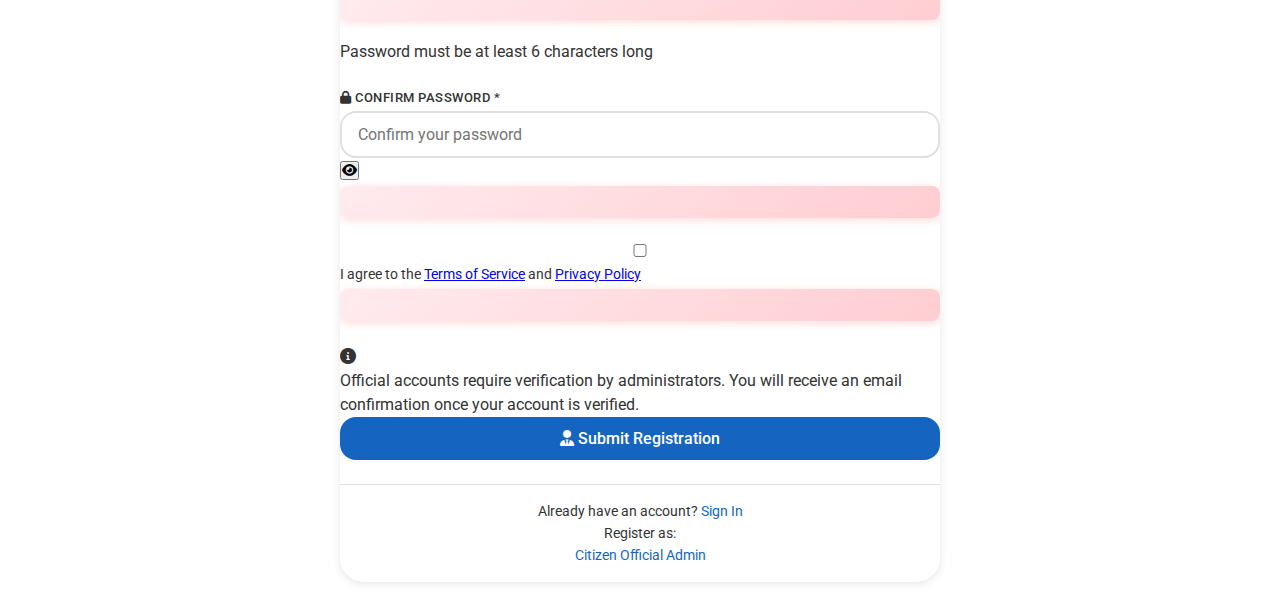
<file: SIH(FRONT END)/pages/auth/register-official.html>
<!DOCTYPE html>
<html lang="en">
<head>
    <meta charset="UTF-8">
    <meta name="viewport" content="width=device-width, initial-scale=1.0">
    <title>Official Registration - Disaster Alert System</title>
    <link rel="stylesheet" href="../../css/style.css">
    <link rel="stylesheet" href="../../css/auth.css">
    <link rel="stylesheet" href="../../css/dark-mode.css">
    <link rel="stylesheet" href="https://cdnjs.cloudflare.com/ajax/libs/font-awesome/6.0.0/css/all.min.css">
    <style>
        /* Enhanced Header Styles */
        .main-header {
            background: linear-gradient(135deg, #3b82f6 0%, #1d4ed8 100%);
            color: white;
            position: relative;
            overflow: hidden;
        }

        .navbar {
            position: relative;
            z-index: 10;
            padding: 1rem 0;
        }

        .nav-container {
            max-width: 1200px;
            margin: 0 auto;
            padding: 0 2rem;
            display: flex;
            justify-content: space-between;
            align-items: center;
        }

        .nav-logo {
            display: flex;
            align-items: center;
            gap: 1rem;
        }

        .logo-icon {
            width: 50px;
            height: 50px;
            background: rgba(255, 255, 255, 0.2);
            border-radius: 12px;
            display: flex;
            align-items: center;
            justify-content: center;
            font-size: 1.5rem;
            backdrop-filter: blur(10px);
        }

        .logo-text h1 {
            margin: 0;
            font-size: 1.5rem;
            font-weight: 700;
        }

        .tagline {
            font-size: 0.9rem;
            opacity: 0.8;
            display: block;
            margin-top: 2px;
        }

        .nav-menu {
            display: flex;
            align-items: center;
            gap: 2rem;
        }

        .nav-link {
            color: white;
            text-decoration: none;
            padding: 0.75rem 1.5rem;
            border-radius: 8px;
            transition: all 0.3s ease;
            display: flex;
            align-items: center;
            gap: 0.5rem;
            font-weight: 500;
        }

        .nav-link:hover {
            background: rgba(255, 255, 255, 0.1);
            transform: translateY(-2px);
        }

        .btn-outline {
            border: 2px solid rgba(255, 255, 255, 0.3);
            background: rgba(255, 255, 255, 0.1);
            backdrop-filter: blur(10px);
        }

        .btn-outline:hover {
            background: white;
            color: #3b82f6;
            border-color: white;
        }

        .dark-mode-toggle {
            background: rgba(255, 255, 255, 0.2);
            border: none;
            color: white;
            width: 40px;
            height: 40px;
            border-radius: 50%;
            cursor: pointer;
            transition: all 0.3s ease;
            backdrop-filter: blur(10px);
        }

        .dark-mode-toggle:hover {
            background: rgba(255, 255, 255, 0.3);
            transform: scale(1.1);
        }

        /* Hero Section */
        .hero-section {
            display: flex;
            align-items: center;
            justify-content: space-between;
            max-width: 1200px;
            margin: 0 auto;
            padding: 3rem 2rem 2rem 2rem;
            position: relative;
            z-index: 5;
        }

        .hero-content {
            flex: 1;
            max-width: 600px;
        }

        .hero-badge {
            display: inline-flex;
            align-items: center;
            gap: 0.5rem;
            background: rgba(255, 255, 255, 0.2);
            padding: 0.75rem 1.5rem;
            border-radius: 30px;
            font-size: 0.9rem;
            font-weight: 600;
            margin-bottom: 1.5rem;
            backdrop-filter: blur(10px);
        }

        .hero-title {
            font-size: 2.5rem;
            font-weight: 800;
            margin: 0 0 1rem 0;
            line-height: 1.1;
        }

        .hero-subtitle {
            font-size: 1.1rem;
            opacity: 0.9;
            margin-bottom: 2rem;
            line-height: 1.6;
        }

        .hero-stats {
            display: flex;
            gap: 2rem;
        }

        .stat-item {
            text-align: center;
        }

        .stat-number {
            font-size: 1.5rem;
            font-weight: 800;
            margin-bottom: 0.5rem;
        }

        .stat-label {
            font-size: 0.8rem;
            opacity: 0.8;
            font-weight: 500;
        }

        /* Hero Visual */
        .hero-visual {
            flex: 0 0 200px;
            height: 200px;
            position: relative;
            display: flex;
            align-items: center;
            justify-content: center;
        }

        .visual-circle {
            position: absolute;
            border-radius: 50%;
            background: rgba(255, 255, 255, 0.1);
            backdrop-filter: blur(20px);
            animation: float 6s ease-in-out infinite;
        }

        .circle-1 {
            width: 120px;
            height: 120px;
            animation-delay: 0s;
        }

        .circle-2 {
            width: 90px;
            height: 90px;
            animation-delay: 2s;
        }

        .circle-3 {
            width: 60px;
            height: 60px;
            animation-delay: 4s;
        }

        .hero-icon {
            font-size: 3rem;
            z-index: 5;
            position: relative;
            opacity: 0.9;
        }

        @keyframes float {
            0%, 100% { transform: translateY(0px) rotate(0deg); }
            50% { transform: translateY(-10px) rotate(180deg); }
        }

        /* Mobile menu toggle */
        .mobile-menu-toggle {
            display: none;
            flex-direction: column;
            background: none;
            border: none;
            cursor: pointer;
            padding: 0.5rem;
        }

        .mobile-menu-toggle span {
            width: 25px;
            height: 3px;
            background: white;
            margin: 3px 0;
            transition: 0.3s;
            border-radius: 2px;
        }

        /* Responsive Design */
        @media (max-width: 1024px) {
            .hero-section {
                flex-direction: column;
                text-align: center;
                gap: 2rem;
            }

            .hero-visual {
                flex: none;
            }

            .hero-stats {
                justify-content: center;
            }
        }

        @media (max-width: 768px) {
            .nav-menu {
                display: none;
            }

            .mobile-menu-toggle {
                display: flex;
            }

            .hero-title {
                font-size: 2rem;
            }

            .hero-stats {
                flex-direction: column;
                gap: 1rem;
            }

            .nav-container {
                padding: 0 1rem;
            }

            .hero-section {
                padding: 2rem 1rem;
            }
        }
    </style>
</head>
<body>
    <!-- Enhanced Header -->
    <header class="main-header">
        <nav class="navbar">
            <div class="nav-container">
                <div class="nav-logo">
                    <div class="logo-icon">🛡️</div>
                    <div class="logo-text">
                        <h1>Disaster Alert</h1>
                        <span class="tagline">Official Hub</span>
                    </div>
                </div>
                <div class="nav-menu">
                    <a href="../../home.html" class="nav-link">🏠 Home</a>
                    <a href="../about.html" class="nav-link">📖 About</a>
                    <a href="../contact.html" class="nav-link">📞 Contact</a>
                    <a href="login.html" class="nav-link btn-outline">🔐 Login</a>
                    <button class="dark-mode-toggle" onclick="toggleDarkMode()">🌙</button>
                </div>
                <button class="mobile-menu-toggle">
                    <span></span>
                    <span></span>
                    <span></span>
                </button>
            </div>
        </nav>
        <div class="hero-section">
            <div class="hero-content">
                <div class="hero-badge">
                    👨‍💼 Official Registration
                </div>
                <h1 class="hero-title">Official Access Portal</h1>
                <p class="hero-subtitle">Register as an official to manage emergency responses, coordinate with teams, and access advanced disaster management tools.</p>
                <div class="hero-stats">
                    <div class="stat-item">
                        <div class="stat-number">200+</div>
                        <div class="stat-label">Officials Active</div>
                    </div>
                    <div class="stat-item">
                        <div class="stat-number">15</div>
                        <div class="stat-label">Departments</div>
                    </div>
                    <div class="stat-item">
                        <div class="stat-number">100%</div>
                        <div class="stat-label">Verified</div>
                    </div>
                </div>
            </div>
            <div class="hero-visual">
                <div class="visual-circle circle-1"></div>
                <div class="visual-circle circle-2"></div>
                <div class="visual-circle circle-3"></div>
                <div class="hero-icon">🏛️</div>
            </div>
        </div>
    </header>

    <!-- Registration Container -->
    <div class="auth-container">
        <div class="auth-wrapper">
            <!-- Registration Form -->
            <div class="auth-form-container" id="registerFormContainer">
                <div class="auth-header">
                    <div class="auth-icon official">
                        <i class="fas fa-user-tie"></i>
                    </div>
                    <h1>Official Registration</h1>
                    <p>Register as a government official or emergency responder</p>
                </div>

                <form id="officialRegisterForm" class="auth-form">
                    <!-- Full Name -->
                    <div class="form-group">
                        <label for="fullName">
                            <i class="fas fa-user"></i>
                            Full Name *
                        </label>
                        <input type="text" id="fullName" name="fullName" required 
                               placeholder="Enter your full name">
                        <div id="fullNameError" class="error-message"></div>
                    </div>

                    <!-- Email -->
                    <div class="form-group">
                        <label for="email">
                            <i class="fas fa-envelope"></i>
                            Official Email Address *
                        </label>
                        <input type="email" id="email" name="email" required 
                               placeholder="Enter your official email address">
                        <div id="emailError" class="error-message"></div>
                        <div class="form-help">Use your government or organization email</div>
                    </div>

                    <!-- Phone -->
                    <div class="form-group">
                        <label for="phone">
                            <i class="fas fa-phone"></i>
                            Official Phone Number *
                        </label>
                        <input type="tel" id="phone" name="phone" required 
                               placeholder="Enter your official phone number">
                        <div id="phoneError" class="error-message"></div>
                    </div>

                    <!-- Official ID -->
                    <div class="form-group">
                        <label for="officialId">
                            <i class="fas fa-id-badge"></i>
                            Official ID/Badge Number *
                        </label>
                        <input type="text" id="officialId" name="officialId" required 
                               placeholder="Enter your official ID or badge number">
                        <div id="officialIdError" class="error-message"></div>
                    </div>

                    <!-- Department -->
                    <div class="form-group">
                        <label for="department">
                            <i class="fas fa-building"></i>
                            Department/Agency *
                        </label>
                        <select id="department" name="department" required>
                            <option value="">Select your department/agency</option>
                            <option value="Emergency Management">Emergency Management</option>
                            <option value="Fire Department">Fire Department</option>
                            <option value="Police Department">Police Department</option>
                            <option value="Medical Emergency">Medical Emergency Services</option>
                            <option value="National Disaster Response Force">NDRF</option>
                            <option value="State Disaster Response Force">SDRF</option>
                            <option value="Municipal Corporation">Municipal Corporation</option>
                            <option value="Meteorological Department">Meteorological Department</option>
                            <option value="Civil Defence">Civil Defence</option>
                            <option value="Other Government Agency">Other Government Agency</option>
                        </select>
                        <div id="departmentError" class="error-message"></div>
                    </div>

                    <!-- Designation -->
                    <div class="form-group">
                        <label for="designation">
                            <i class="fas fa-user-tag"></i>
                            Designation/Title *
                        </label>
                        <input type="text" id="designation" name="designation" required 
                               placeholder="Enter your designation or job title">
                        <div id="designationError" class="error-message"></div>
                    </div>

                    <!-- Password -->
                    <div class="form-group">
                        <label for="password">
                            <i class="fas fa-lock"></i>
                            Password *
                        </label>
                        <div class="password-input-container">
                            <input type="password" id="password" name="password" required 
                                   placeholder="Create a strong password" minlength="6">
                            <button type="button" class="toggle-password" data-target="password">
                                <i class="fas fa-eye"></i>
                            </button>
                        </div>
                        <div id="passwordError" class="error-message"></div>
                        <div class="form-help">Password must be at least 6 characters long</div>
                    </div>

                    <!-- Confirm Password -->
                    <div class="form-group">
                        <label for="confirmPassword">
                            <i class="fas fa-lock"></i>
                            Confirm Password *
                        </label>
                        <div class="password-input-container">
                            <input type="password" id="confirmPassword" name="confirmPassword" required 
                                   placeholder="Confirm your password">
                            <button type="button" class="toggle-password" data-target="confirmPassword">
                                <i class="fas fa-eye"></i>
                            </button>
                        </div>
                        <div id="confirmPasswordError" class="error-message"></div>
                    </div>

                    <!-- Terms Agreement -->
                    <div class="form-group checkbox-group">
                        <label class="checkbox-label">
                            <input type="checkbox" id="agreeTerms" name="agreeTerms" required>
                            <span class="checkmark"></span>
                            I agree to the <a href="../info/terms.html" target="_blank">Terms of Service</a> 
                            and <a href="../info/privacy.html" target="_blank">Privacy Policy</a>
                        </label>
                        <div id="agreeTermsError" class="error-message"></div>
                    </div>

                    <!-- Verification Notice -->
                    <div class="form-notice">
                        <i class="fas fa-info-circle"></i>
                        <p>Official accounts require verification by administrators. You will receive an email confirmation once your account is verified.</p>
                    </div>

                    <!-- Submit Button -->
                    <button type="submit" id="registerButton" class="auth-button">
                        <i class="fas fa-user-tie"></i>
                        Submit Registration
                    </button>
                </form>

                <!-- Login Link -->
                <div class="auth-footer">
                    <p>Already have an account? 
                        <a href="login.html">Sign In</a>
                    </p>
                    <div class="registration-options">
                        <p>Register as:</p>
                        <div class="reg-type-links">
                            <a href="register-citizen.html" class="reg-link">Citizen</a>
                            <a href="register-official.html" class="reg-link active">Official</a>
                            <a href="register-admin.html" class="reg-link">Admin</a>
                        </div>
                    </div>
                </div>
            </div>

            <!-- Success Message -->
            <div class="auth-form-container hidden" id="registerSuccess">
                <div class="success-container">
                    <div class="success-icon">
                        <i class="fas fa-check-circle"></i>
                    </div>
                    <h2>Registration Submitted!</h2>
                    <p id="successMessage">Your official account registration has been submitted for verification. You will receive an email confirmation once approved by our administrators.</p>
                    <div class="success-actions">
                        <a href="login.html" class="auth-button">
                            <i class="fas fa-sign-in-alt"></i>
                            Go to Login
                        </a>
                        <a href="../../index.html" class="auth-button-secondary">
                            <i class="fas fa-home"></i>
                            Back to Home
                        </a>
                    </div>
                </div>
            </div>
        </div>
    </div>

    <!-- Scripts -->
    <script src="../../js/dark-mode.js"></script>
    <script src="../../js/auth-service.js"></script>
    <script src="../../js/register-official.js"></script>
</body>
</html>
</file>
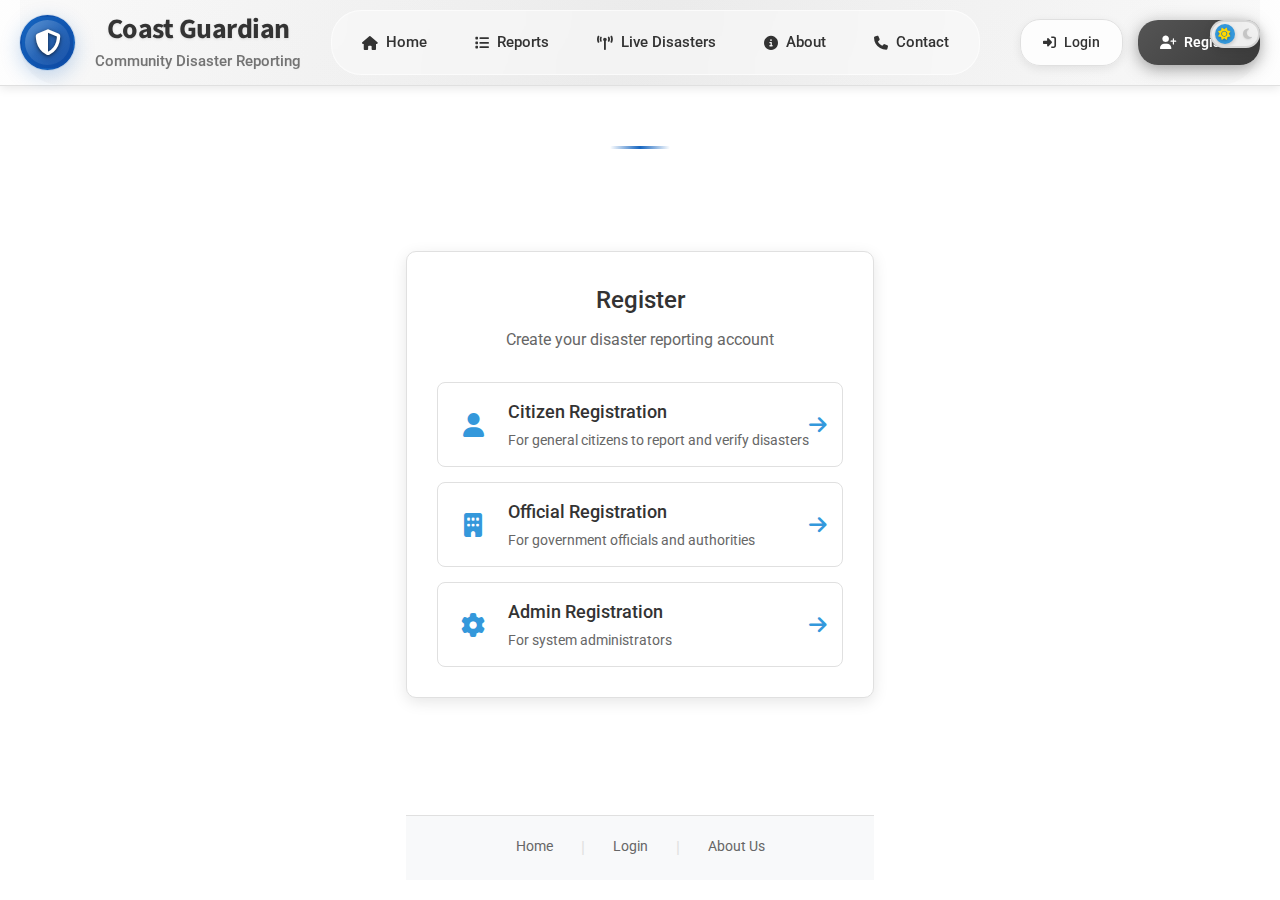
<file: SIH(FRONT END)/pages/auth/register.html>
<!DOCTYPE html>
<html lang="en">
<head>
    <meta charset="UTF-8">
    <meta name="viewport" content="width=device-width, initial-scale=1.0">
    <title>Register | Coast Guardian</title>
    <link rel="stylesheet" href="../../css/style.css">
    <link rel="stylesheet" href="../../css/login.css">
    <link rel="stylesheet" href="../../css/dark-mode.css">
    <link href="https://fonts.googleapis.com/css2?family=Roboto:wght@300;400;500;700&display=swap" rel="stylesheet">
    <link rel="stylesheet" href="https://cdnjs.cloudflare.com/ajax/libs/font-awesome/6.4.0/css/all.min.css">
</head>
<body>
    <header class="main-header">
        <div class="header-container">
            <div class="logo-section">
                <div class="logo">
                    <i class="fas fa-shield-alt"></i>
                </div>
                <div class="brand-info">
                    <h1>Coast Guardian</h1>
                    <p class="subtitle">Community Disaster Reporting</p>
                </div>
            </div>
            
            <nav class="main-nav">
                <ul class="nav-links">
                    <li><a href="../../index.html" class="nav-link"><i class="fas fa-home"></i> Home</a></li>
                    <li><a href="../reports.html" class="nav-link"><i class="fas fa-list"></i> Reports</a></li>
                    <li><a href="../live-disasters.html" class="nav-link"><i class="fas fa-broadcast-tower"></i> Live Disasters</a></li>
                    <li><a href="../info/about.html" class="nav-link"><i class="fas fa-info-circle"></i> About</a></li>
                    <li><a href="../info/contact.html" class="nav-link"><i class="fas fa-phone"></i> Contact</a></li>
                </ul>
                
                <div class="auth-buttons">
                    <a href="login.html" class="btn-secondary">
                        <i class="fas fa-sign-in-alt"></i> Login
                    </a>
                    <a href="register.html" class="btn-primary active">
                        <i class="fas fa-user-plus"></i> Register
                    </a>
                </div>
                
                <!-- Mobile menu toggle -->
                <button class="mobile-menu-toggle" id="mobileMenuToggle">
                    <span></span>
                    <span></span>
                    <span></span>
                </button>
            </nav>
        </div>
    </header>

    <!-- Dark Mode Toggle -->
    <div class="auth-header">
        <button class="theme-toggle" id="themeToggle" title="Toggle Dark/Light Mode">
            <div class="theme-toggle-slider"></div>
            <i class="fas fa-sun theme-toggle-icon sun-icon"></i>
            <i class="fas fa-moon theme-toggle-icon moon-icon"></i>
        </button>
    </div>

    <div class="container">
        <main class="main-content">
            <div class="login-container">
                <!-- Registration Options -->
                <div class="login-options-container" id="registerOptions">
                    <div class="login-header">
                        <h2>Register</h2>
                        <p class="login-subheader">Create your disaster reporting account</p>
                    </div>
                    
                    <div class="login-options">
                        <div class="login-option" id="citizenRegisterOption">
                            <div class="login-icon">
                                <i class="fas fa-user"></i>
                            </div>
                            <div class="login-info">
                                <div class="login-type">Citizen Registration</div>
                                <div class="login-description">For general citizens to report and verify disasters</div>
                            </div>
                            <div class="login-arrow">
                                <i class="fas fa-arrow-right"></i>
                            </div>
                        </div>
                        
                        <div class="login-option" id="officialRegisterOption">
                            <div class="login-icon">
                                <i class="fas fa-building"></i>
                            </div>
                            <div class="login-info">
                                <div class="login-type">Official Registration</div>
                                <div class="login-description">For government officials and authorities</div>
                            </div>
                            <div class="login-arrow">
                                <i class="fas fa-arrow-right"></i>
                            </div>
                        </div>
                        
                        <div class="login-option" id="adminRegisterOption">
                            <div class="login-icon">
                                <i class="fas fa-cog"></i>
                            </div>
                            <div class="login-info">
                                <div class="login-type">Admin Registration</div>
                                <div class="login-description">For system administrators</div>
                            </div>
                            <div class="login-arrow">
                                <i class="fas fa-arrow-right"></i>
                            </div>
                        </div>
                    </div>
                </div>
                
                <!-- Registration Forms (Initially Hidden) -->
                <div class="login-form-container hidden" id="registerFormContainer">
                    <button class="back-btn" id="backBtn">
                        <i class="fas fa-arrow-left"></i> Back
                    </button>
                    
                    <div class="login-form-header">
                        <h2 id="registerTypeTitle">Register</h2>
                    </div>
                    
                    <div class="error-message" id="registerError"></div>
                    
                    <form id="registerForm" class="login-form">
                        <div class="form-group">
                            <label for="fullName">Full Name</label>
                            <input type="text" id="fullName" name="fullName" required>
                            <div class="error-message" id="fullNameError"></div>
                        </div>
                        
                        <div class="form-group">
                            <label for="email">Email</label>
                            <input type="email" id="email" name="email" required>
                            <div class="error-message" id="emailError"></div>
                        </div>
                        
                        <div class="form-group">
                            <label for="password">Password</label>
                            <div class="password-input-container">
                                <input type="password" id="password" name="password" required>
                                <button type="button" class="toggle-password" id="togglePassword">
                                    <i class="fas fa-eye"></i>
                                </button>
                            </div>
                            <div class="error-message" id="passwordError"></div>
                        </div>
                        
                        <div class="form-group">
                            <label for="phone">Phone Number</label>
                            <input type="tel" id="phone" name="phone" required>
                            <div class="error-message" id="phoneError"></div>
                        </div>
                        
                        <div class="form-group">
                            <label for="address">Address</label>
                            <input type="text" id="address" name="address" required>
                            <div class="error-message" id="addressError"></div>
                        </div>
                        
                        <!-- Official-specific fields -->
                        <div class="form-group official-fields hidden">
                            <label for="officialId">Official ID</label>
                            <input type="text" id="officialId" name="officialId">
                            <div class="error-message" id="officialIdError"></div>
                        </div>
                        
                        <div class="form-group official-fields hidden">
                            <label for="department">Department</label>
                            <select id="department" name="department">
                                <option value="">Select Department</option>
                                <option value="disaster_management">Disaster Management</option>
                                <option value="fire_department">Fire Department</option>
                                <option value="police">Police</option>
                                <option value="medical_services">Medical Services</option>
                                <option value="municipal_corporation">Municipal Corporation</option>
                                <option value="ndrf">NDRF</option>
                                <option value="other">Other</option>
                            </select>
                            <div class="error-message" id="departmentError"></div>
                        </div>
                        
                        <!-- Admin-specific fields -->
                        <div class="form-group admin-fields hidden">
                            <label for="adminCode">Admin Access Code</label>
                            <input type="text" id="adminCode" name="adminCode">
                            <div class="error-message" id="adminCodeError"></div>
                        </div>
                        
                        <div class="form-actions">
                            <button type="submit" class="primary-button">Register</button>
                        </div>
                    </form>
                    
                    <div class="auth-links">
                        <p>Already have an account? <a href="login.html">Login</a></p>
                    </div>
                </div>
            </div>
        </main>
        
        <footer>
            <div class="footer-links">
                <a href="../../index.html">Home</a>
                <span class="divider">|</span>
                <a href="login.html">Login</a>
                <span class="divider">|</span>
                <a href="../info/about.html">About Us</a>
            </div>
        </footer>
    </div>
    
    <script src="../../js/auth-service.js"></script>
    <script src="../../js/register.js"></script>
    <script src="../../js/dark-mode.js"></script>
    <script src="../../js/navigation.js"></script>
</body>
</html>
</file>
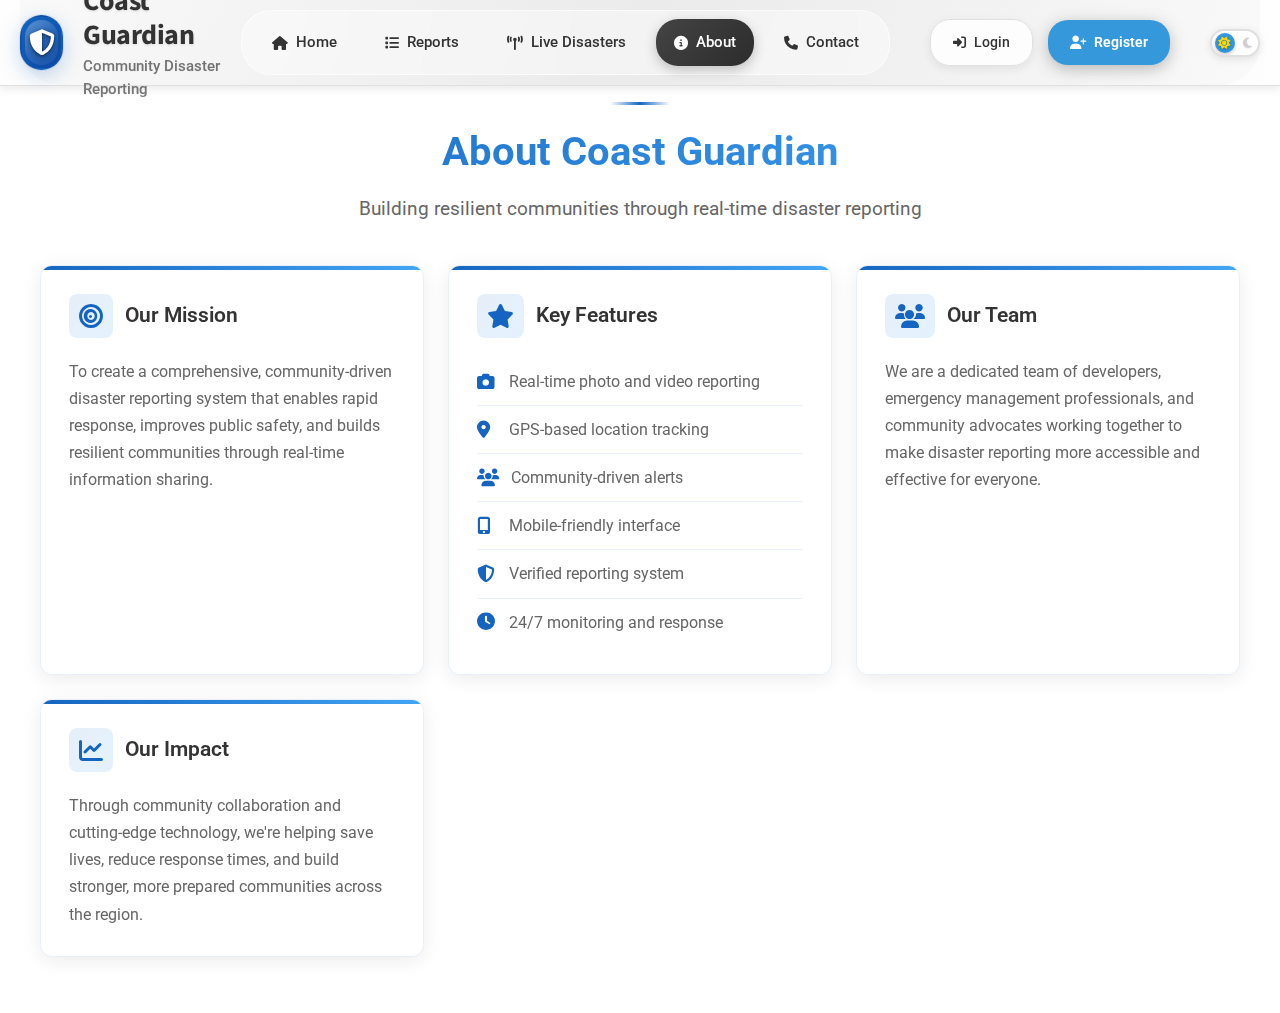
<file: SIH(FRONT END)/pages/info/about.html>
<!DOCTYPE html>
<html lang="en">
<head>
    <meta charset="UTF-8">
    <meta name="viewport" content="width=device-width, initial-scale=1.0">
    <title>About Us | Community Disaster Reporting System</title>
    <link rel="stylesheet" href="../../css/style.css">
    <link rel="stylesheet" href="../../css/dark-mode.css">
    <link href="https://fonts.googleapis.com/css2?family=Roboto:wght@300;400;500;700&family=Source+Sans+Pro:wght@400;600;700&display=swap" rel="stylesheet">
    <link rel="stylesheet" href="https://cdnjs.cloudflare.com/ajax/libs/font-awesome/6.4.0/css/all.min.css">
</head>
<body>
    <header class="main-header">
        <div class="header-container">
            <div class="logo-section">
                <div class="logo">
                    <i class="fas fa-shield-alt"></i>
                </div>
                <div class="brand-info">
                    <h1>Coast Guardian</h1>
                    <p class="subtitle">Community Disaster Reporting</p>
                </div>
            </div>
            
            <nav class="main-nav">
                <ul class="nav-links">
                    <li><a href="../../index.html" class="nav-link"><i class="fas fa-home"></i> Home</a></li>
                    <li><a href="../reports.html" class="nav-link"><i class="fas fa-list"></i> Reports</a></li>
                    <li><a href="../live-disasters.html" class="nav-link"><i class="fas fa-broadcast-tower"></i> Live Disasters</a></li>
                    <li><a href="about.html" class="nav-link active"><i class="fas fa-info-circle"></i> About</a></li>
                    <li><a href="contact.html" class="nav-link"><i class="fas fa-phone"></i> Contact</a></li>
                </ul>
                
                <div class="auth-buttons">
                    <a href="../auth/login.html" class="btn-secondary">
                        <i class="fas fa-sign-in-alt"></i> Login
                    </a>
                    <a href="../auth/register.html" class="btn-primary">
                        <i class="fas fa-user-plus"></i> Register
                    </a>
                </div>
                
                <!-- Mobile menu toggle -->
                <button class="mobile-menu-toggle" id="mobileMenuToggle">
                    <span></span>
                    <span></span>
                    <span></span>
                </button>
            </nav>
        </div>
    </header>

    <div class="container">
        <main class="main-content">
            <section class="about-section">
                <div class="section-header">
                    <h2>About Coast Guardian</h2>
                    <p class="section-subtitle">Building resilient communities through real-time disaster reporting</p>
                </div>
                
                <div class="content-grid">
                    <div class="content-card mission-card">
                        <div class="card-header">
                            <i class="fas fa-bullseye card-icon"></i>
                            <h3>Our Mission</h3>
                        </div>
                        <div class="card-content">
                            <p>To create a comprehensive, community-driven disaster reporting system that enables rapid response, improves public safety, and builds resilient communities through real-time information sharing.</p>
                        </div>
                    </div>
                    
                    <div class="content-card features-card">
                        <div class="card-header">
                            <i class="fas fa-star card-icon"></i>
                            <h3>Key Features</h3>
                        </div>
                        <div class="card-content">
                            <ul class="features-list">
                                <li><i class="fas fa-camera"></i> Real-time photo and video reporting</li>
                                <li><i class="fas fa-map-marker-alt"></i> GPS-based location tracking</li>
                                <li><i class="fas fa-users"></i> Community-driven alerts</li>
                                <li><i class="fas fa-mobile-alt"></i> Mobile-friendly interface</li>
                                <li><i class="fas fa-shield-alt"></i> Verified reporting system</li>
                                <li><i class="fas fa-clock"></i> 24/7 monitoring and response</li>
                            </ul>
                        </div>
                    </div>
                    
                    <div class="content-card team-card">
                        <div class="card-header">
                            <i class="fas fa-users card-icon"></i>
                            <h3>Our Team</h3>
                        </div>
                        <div class="card-content">
                            <p>We are a dedicated team of developers, emergency management professionals, and community advocates working together to make disaster reporting more accessible and effective for everyone.</p>
                        </div>
                    </div>
                    
                    <div class="content-card impact-card">
                        <div class="card-header">
                            <i class="fas fa-chart-line card-icon"></i>
                            <h3>Our Impact</h3>
                        </div>
                        <div class="card-content">
                            <p>Through community collaboration and cutting-edge technology, we're helping save lives, reduce response times, and build stronger, more prepared communities across the region.</p>
                        </div>
                    </div>
                </div>
            </section>
        </main>
    </div>
    
    <script src="../../js/dark-mode.js"></script>
    <script src="../../js/navigation.js"></script>
</body>
</html>
</file>
<file: SIH(FRONT END)/css/style.css>
/* Professional UI styling with serious fonts */
@import url('https://fonts.googleapis.com/css2?family=Roboto:wght@300;400;500;700&family=Source+Sans+Pro:wght@400;600;700&display=swap');

/* Import dark mode styles */
@import url('dark-mode.css');

:root {
    /* Color variables - Light mode defaults */
    --primary-color: #1565c0;
    --primary-dark: #0d47a1;
    --primary-light: #1976d2;
    --accent-color: #ff5722;
    --text-color: #333;
    --text-light: #757575;
    --bg-color: #f9f9f9;
    --card-bg: #ffffff;
    --error-color: #d32f2f;
    --success-color: #2e7d32;
    --border-color: #ddd;
    
    /* Dark mode will override these in dark-mode.css */
    --bg-secondary: #f8f9fa;
    --text-secondary: #666666;
    --input-bg: #ffffff;
    --header-bg: #ffffff;
    --shadow: rgba(0, 0, 0, 0.1);
    
    /* Spacing variables */
    --spacing-unit: 8px;
    --spacing-xs: calc(var(--spacing-unit) * 0.5);
    --spacing-sm: var(--spacing-unit);
    --spacing-md: calc(var(--spacing-unit) * 2);
    --spacing-lg: calc(var(--spacing-unit) * 3);
    --spacing-xl: calc(var(--spacing-unit) * 4);
    --spacing-xxl: calc(var(--spacing-unit) * 6);
    
    /* Border radius */
    --radius-sm: 8px;
    --radius-md: 16px;
    --radius-lg: 24px;
    
    /* Font variables */
    --font-heading: 'Source Sans Pro', sans-serif;
    --font-body: 'Roboto', sans-serif;
    --font-serious: 'Roboto', 'Nunito Sans', sans-serif;
}

* {
    margin: 0;
    padding: 0;
    box-sizing: border-box;
    font-family: var(--font-body);
}

body {
    background-color: var(--bg-color);
    color: var(--text-color);
    line-height: 1.5;
    font-size: 16px;
    transition: background-color 0.3s ease, color 0.3s ease;
}

.container {
    max-width: 1400px; /* Match header width */
    margin: 0 auto;
    padding: var(--spacing-md) 40px; /* Match header padding */
    position: relative;
}

/* Modern Header Styles - Updated for greyish black theme */
.main-header {
    background: var(--bg-color);
    box-shadow: 0 2px 20px rgba(0,0,0,0.08);
    position: sticky;
    top: 0;
    z-index: 1000;
    border-bottom: 1px solid rgba(68, 68, 68, 0.1);
    padding: 0 20px;
}

.header-container {
    max-width: 1600px;
    margin: 0 auto;
    display: flex;
    justify-content: space-between;
    align-items: center;
    padding: 0 60px;
    height: 85px;
    background: linear-gradient(135deg, 
        rgba(68, 68, 68, 0.02) 0%, 
        rgba(51, 51, 51, 0.05) 50%,
        rgba(68, 68, 68, 0.02) 100%
    );
    border-radius: 0 0 40px 40px;
    position: relative;
}

/* Add subtle gradient overlay with greyish black theme */
.header-container::before {
    content: '';
    position: absolute;
    top: 0;
    left: -150px;
    right: -150px;
    bottom: 0;
    background: linear-gradient(90deg, 
        transparent 0%,
        rgba(68, 68, 68, 0.02) 15%,
        rgba(51, 51, 51, 0.05) 50%,
        rgba(68, 68, 68, 0.02) 85%,
        transparent 100%
    );
    border-radius: 0 0 50px 50px;
    z-index: -1;
}

.logo-section {
    display: flex;
    align-items: center;
    gap: 20px;
    padding: 10px 0;
}

.logo {
    width: 55px;
    height: 55px;
    background: linear-gradient(135deg, var(--primary-color) 0%, var(--primary-dark) 100%);
    border-radius: 28px;
    display: flex;
    align-items: center;
    justify-content: center;
    box-shadow: 0 6px 16px rgba(21, 101, 192, 0.25);
    position: relative;
    border: 2px solid rgba(21, 101, 192, 0.1);
    transition: all 0.3s ease;
}

.logo::after {
    content: '';
    position: absolute;
    inset: 3px;
    background: linear-gradient(135deg, 
        rgba(255, 255, 255, 0.2) 0%, 
        rgba(255, 255, 255, 0.05) 100%
    );
    border-radius: 24px;
    pointer-events: none;
}

.logo i {
    color: white;
    font-size: 26px;
    position: relative;
    z-index: 1;
    text-shadow: 0 2px 4px rgba(0, 0, 0, 0.2);
    font-weight: 600;
    transition: transform 0.3s ease;
}

.brand-info h1 {
    color: var(--text-color);
    font-size: 28px;
    font-weight: 700;
    margin: 0;
    line-height: 1.2;
    text-shadow: 0 1px 2px rgba(0,0,0,0.05);
    transition: color 0.3s ease;
}

.brand-info .subtitle {
    color: var(--text-secondary);
    font-size: 15px;
    margin: 3px 0 0 0;
    font-weight: 500;
    opacity: 0.9;
    transition: color 0.3s ease;
}

/* Logo hover effects */
.logo:hover {
    transform: translateY(-2px);
    box-shadow: 0 8px 25px rgba(21, 101, 192, 0.35);
}

.logo:hover i {
    transform: scale(1.05);
}

.logo-section:hover .brand-info h1 {
    color: var(--primary-color);
}

.main-nav {
    display: flex;
    align-items: center;
    gap: 40px;
}

.nav-links {
    display: flex;
    list-style: none;
    margin: 0;
    padding: 0;
    gap: 12px;
    background: rgba(255, 255, 255, 0.4);
    border-radius: 30px;
    padding: 8px 12px;
    backdrop-filter: blur(12px);
    border: 1px solid rgba(255, 255, 255, 0.6);
    min-width: 400px;
    justify-content: center;
}

.nav-link {
    color: #2c2c2c;
    text-decoration: none;
    font-weight: 500;
    font-size: 15px;
    padding: 12px 18px;
    border-radius: 20px;
    transition: all 0.3s cubic-bezier(0.4, 0, 0.2, 1);
    display: flex;
    align-items: center;
    gap: 8px;
    position: relative;
    white-space: nowrap;
    min-width: 80px;
    justify-content: center;
}

.nav-link:hover {
    color: #1a1a1a;
    background: rgba(68, 68, 68, 0.08);
    transform: translateY(-1px);
    border-radius: 22px;
}

.nav-link.active {
    color: white;
    background: linear-gradient(135deg, #444444 0%, #2c2c2c 100%);
    box-shadow: 0 4px 12px rgba(68, 68, 68, 0.3);
    border-radius: 22px;
}

.nav-link i {
    font-size: 14px;
}

.auth-buttons {
    display: flex;
    gap: 15px;
    align-items: center;
}

.btn-secondary {
    background: rgba(255, 255, 255, 0.8);
    color: #2c2c2c;
    text-decoration: none;
    padding: 12px 22px;
    border-radius: 20px;
    font-weight: 500;
    font-size: 14px;
    transition: all 0.3s cubic-bezier(0.4, 0, 0.2, 1);
    display: flex;
    align-items: center;
    gap: 8px;
    backdrop-filter: blur(12px);
    border: 1px solid rgba(68, 68, 68, 0.2);
    box-shadow: 0 3px 10px rgba(0,0,0,0.08);
    min-width: 100px;
    justify-content: center;
}

.btn-secondary:hover {
    background: rgba(255, 255, 255, 0.95);
    transform: translateY(-1px);
    box-shadow: 0 6px 16px rgba(0,0,0,0.12);
    border-color: rgba(68, 68, 68, 0.3);
    border-radius: 22px;
    color: #1a1a1a;
}

.btn-primary {
    background: linear-gradient(135deg, #444444 0%, #2c2c2c 100%);
    color: white;
    text-decoration: none;
    padding: 12px 22px;
    border-radius: 20px;
    font-weight: 600;
    font-size: 14px;
    transition: all 0.3s cubic-bezier(0.4, 0, 0.2, 1);
    display: flex;
    align-items: center;
    gap: 8px;
    box-shadow: 0 4px 16px rgba(68, 68, 68, 0.35);
    min-width: 110px;
    justify-content: center;
}

.btn-primary:hover {
    transform: translateY(-1px);
    box-shadow: 0 8px 24px rgba(68, 68, 68, 0.45);
    border-radius: 22px;
    background: linear-gradient(135deg, #555555 0%, #3a3a3a 100%);
}

.btn-secondary i,
.btn-primary i {
    font-size: 13px;
}

/* Mobile Menu Toggle - Updated with greyish black theme */
.mobile-menu-toggle {
    display: none;
    flex-direction: column;
    background: rgba(255, 255, 255, 0.8);
    border: 1px solid rgba(68, 68, 68, 0.2);
    border-radius: 16px;
    cursor: pointer;
    padding: 10px;
    gap: 4px;
    backdrop-filter: blur(12px);
    transition: all 0.3s ease;
}

.mobile-menu-toggle:hover {
    background: rgba(255, 255, 255, 0.9);
    transform: scale(1.05);
}

.mobile-menu-toggle.menu-active {
    background: rgba(68, 68, 68, 0.1);
}

.mobile-menu-toggle span {
    width: 24px;
    height: 3px;
    background: #444444;
    border-radius: 3px;
    transition: all 0.3s ease;
}

/* Main Content Spacing - Updated */
.main-content {
    margin-top: 0;
    padding-top: 25px;
    position: relative;
}

/* Add a more prominent separator with greyish black theme */
.main-content::before {
    content: '';
    position: absolute;
    top: 0;
    left: 50%;
    transform: translateX(-50%);
    width: 80px;
    height: 4px;
    background: linear-gradient(90deg, 
        transparent 0%, 
        #444444 50%, 
        transparent 100%
    );
    border-radius: 4px;
}

/* Enhanced container for better page integration */
.container {
    max-width: 1600px; /* Match header width */
    margin: 0 auto;
    padding: var(--spacing-md) 60px; /* Match header padding */
    position: relative;
}

/* Responsive Design - Updated */
@media (max-width: 1400px) {
    .header-container {
        max-width: 100%;
        padding: 0 40px;
    }
    
    .container {
        padding: var(--spacing-md) 40px;
    }
    
    .header-container::before {
        left: -100px;
        right: -100px;
    }
}

@media (max-width: 1200px) {
    .header-container {
        padding: 0 30px;
    }
    
    .container {
        padding: var(--spacing-md) 30px;
    }
    
    .nav-links {
        min-width: 350px;
    }
}

@media (max-width: 992px) {
    .header-container {
        padding: 0 25px;
        height: 75px;
        border-radius: 0 0 30px 30px;
    }
    
    .header-container::before {
        left: -50px;
        right: -50px;
        border-radius: 0 0 35px 35px;
    }
    
    .nav-links {
        gap: 8px;
        padding: 6px 10px;
        border-radius: 26px;
        min-width: 300px;
    }
    
    .nav-link {
        font-size: 14px;
        padding: 10px 14px;
        border-radius: 18px;
    }
    
    .auth-buttons {
        gap: 12px;
    }
    
    .btn-secondary,
    .btn-primary {
        padding: 10px 18px;
        font-size: 13px;
        border-radius: 18px;
    }
    
    .logo {
        width: 50px;
        height: 50px;
        border-radius: 24px;
    }
    
    .brand-info h1 {
        font-size: 24px;
    }
}

@media (max-width: 768px) {
    .main-header {
        padding: 0 15px;
    }
    
    .header-container {
        padding: 0 20px;
        height: 70px;
        border-radius: 0 0 25px 25px;
    }
    
    .header-container::before {
        left: -20px;
        right: -20px;
        border-radius: 0 0 30px 30px;
    }
    
    .brand-info h1 {
        font-size: 22px;
    }
    
    .brand-info .subtitle {
        font-size: 13px;
    }
    
    .logo {
        width: 46px;
        height: 46px;
        border-radius: 22px;
    }
    
    .logo i {
        font-size: 22px;
    }
    
    .nav-links {
        display: none;
    }
    
    .auth-buttons {
        display: none;
    }
    
    .mobile-menu-toggle {
        display: flex;
        border-radius: 14px;
        z-index: 10001;
        position: relative;
        background: rgba(255, 255, 255, 0.9);
        border: 2px solid rgba(68, 68, 68, 0.3);
        padding: 12px;
        gap: 4px;
    }
    
    /* Mobile Navigation with greyish black theme */
    .main-nav.mobile-open .nav-links {
        display: flex !important;
        position: absolute;
        top: 100%;
        left: 0;
        right: 0;
        background: rgba(255, 255, 255, 0.98);
        backdrop-filter: blur(20px);
        flex-direction: column;
        padding: 25px 25px 15px 25px;
        margin: 10px 20px;
        border-radius: 30px;
        box-shadow: 0 10px 40px rgba(0,0,0,0.2);
        border: 1px solid rgba(255, 255, 255, 0.8);
        z-index: 9999;
        animation: slideDown 0.3s ease-out;
        gap: 8px;
        min-width: auto;
        backdrop-filter: blur(20px);
        border-bottom: 1px solid rgba(68, 68, 68, 0.1);
    }

    .main-nav.mobile-open .auth-buttons {
        display: flex !important;
        position: absolute;
        top: calc(100% + 180px); /* Increased spacing from nav-links */
        left: 0;
        right: 0;
        background: rgba(255, 255, 255, 0.98);
        backdrop-filter: blur(20px);
        flex-direction: column;
        padding: 20px 25px 25px 25px; /* Added more top padding */
        margin: 0px 20px 10px 20px;
        border-radius: 30px;
        box-shadow: 0 10px 40px rgba(0,0,0,0.2);
        border: 1px solid rgba(255, 255, 255, 0.8);
        z-index: 9998;
        animation: slideDown 0.4s ease-out;
        gap: 15px;
    }
    
    @keyframes slideDown {
        from {
            opacity: 0;
            transform: translateY(-10px);
        }
        to {
            opacity: 1;
            transform: translateY(0);
        }
    }
    
    .main-nav.mobile-open .nav-links {
        margin-bottom: 0;
        background: transparent;
        padding: 0;
        gap: 8px;
        min-width: auto;
    }
    
    .main-nav.mobile-open .nav-link {
        border-radius: 18px;
        justify-content: flex-start;
        min-width: auto;
        background: rgba(255, 255, 255, 0.5);
        margin-bottom: 5px;
        color: #333;
        font-weight: 500;
    }

    .main-nav.mobile-open .nav-link:hover {
        background: rgba(68, 68, 68, 0.1);
        color: #1a1a1a;
    }
    
    .main-nav.mobile-open .auth-buttons {
        gap: 12px;
        flex-direction: column;
        background: transparent;
        padding: 20px 0 0 0; /* Added more top padding for spacing */
        margin-top: 25px; /* Added margin top for extra separation */
        border-top: 1px solid var(--border-color); /* Add subtle separator line */
        position: relative;
    }
    
    /* Add extra spacing before auth buttons */
    .main-nav.mobile-open .auth-buttons::before {
        content: '';
        display: block;
        height: 10px;
    }
    
    .main-nav.mobile-open .btn-secondary,
    .main-nav.mobile-open .btn-primary {
        justify-content: center;
        width: 100%;
        border-radius: 18px;
        padding: 12px 20px;
        font-weight: 500;
    }
}

@media (max-width: 480px) {
    .header-container {
        gap: 15px;
        padding: 0 15px;
        border-radius: 0 0 20px 20px;
    }
    
    .header-container::before {
        left: -10px;
        right: -10px;
        border-radius: 0 0 25px 25px;
    }
    
    .logo-section {
        gap: 15px;
    }
    
    .brand-info h1 {
        font-size: 20px;
    }
    
    .brand-info .subtitle {
        display: none;
    }
    
    .logo {
        width: 42px;
        height: 42px;
        border-radius: 20px;
    }
    
    .logo i {
        font-size: 20px;
    }
    
    .container {
        padding: var(--spacing-md) 15px;
    }
}

/* Active state for auth buttons with greyish black theme */
.btn-primary.active {
    background: linear-gradient(135deg, #555555 0%, #3a3a3a 100%);
    box-shadow: 0 4px 16px rgba(68, 68, 68, 0.5);
}

/* Main Content Spacing - Updated */
.main-content {
    margin-top: 0;
    padding-top: 20px;
    position: relative;
}

/* Add a subtle separator */
.main-content::before {
    content: '';
    position: absolute;
    top: 0;
    left: 50%;
    transform: translateX(-50%);
    width: 60px;
    height: 3px;
    background: linear-gradient(90deg, 
        transparent 0%, 
        var(--primary-color) 50%, 
        transparent 100%
    );
    border-radius: 2px;
}

/* Header styling */
header {
    margin-bottom: 0;
    position: relative;
    z-index: 100;
}

.header-container {
    padding: var(--spacing-lg) 0;
}

h1 {
    font-family: var(--font-heading);
    font-weight: 700;
    font-size: 2.5rem;
    color: var(--primary-color);
    margin-bottom: var(--spacing-sm);
    letter-spacing: -0.5px;
}

.subtitle {
    font-family: var(--font-body);
    font-size: 1.2rem;
    color: var(--text-light);
    margin-bottom: var(--spacing-md);
    font-weight: 300;
}

/* Form styling */
.report-section {
    background-color: var(--card-bg);
    border-radius: var(--radius-lg);
    box-shadow: 0 2px 8px rgba(0, 0, 0, 0.1);
    overflow: hidden;
    margin-bottom: var(--spacing-xl);
}

.report-form-container {
    padding: var(--spacing-xl);
}

.report-form-container h2 {
    font-family: var(--font-heading);
    font-size: 1.8rem;
    margin-bottom: var(--spacing-lg);
    color: var(--text-color);
    font-weight: 600;
    letter-spacing: -0.3px;
}

.form-group {
    margin-bottom: var(--spacing-lg);
}

label {
    display: block;
    margin-bottom: var(--spacing-xs);
    font-weight: 500;
    color: var(--text-color);
    text-transform: uppercase;
    font-size: 0.8rem;
    letter-spacing: 0.5px;
}

input, select, textarea {
    width: 100%;
    padding: 12px 16px;
    border: 1px solid var(--border-color);
    border-radius: var(--radius-md);
    background-color: white;
    font-size: 1rem;
    color: var(--text-color);
    font-family: var(--font-serious);
}

input:focus, select:focus, textarea:focus {
    outline: none;
    border-color: var(--primary-light);
    box-shadow: 0 0 0 2px rgba(21, 101, 192, 0.1);
}

/* Location input with GPS button */
.location-input-container {
    position: relative;
    display: flex;
    align-items: center;
}

.location-input-container input {
    padding-right: 50px;
    flex: 1;
}

.location-btn {
    position: absolute;
    right: 8px;
    top: 50%;
    transform: translateY(-50%);
    background: var(--primary-color);
    border: none;
    border-radius: var(--radius-md);
    width: 36px;
    height: 36px;
    display: flex;
    align-items: center;
    justify-content: center;
    color: white;
    cursor: pointer;
    transition: all 0.3s ease;
    z-index: 2;
}

.location-btn:hover {
    background: var(--primary-dark);
    transform: translateY(-50%) scale(1.05);
}

.location-btn:active {
    transform: translateY(-50%) scale(0.95);
}

.location-btn:disabled {
    background: #ccc;
    cursor: not-allowed;
    transform: translateY(-50%);
}

.location-btn i {
    font-size: 14px;
}

.location-btn.loading {
    background: var(--primary-light);
}

.location-btn.loading i {
    animation: spin 1s linear infinite;
}

@keyframes spin {
    from { transform: rotate(0deg); }
    to { transform: rotate(360deg); }
}

textarea {
    resize: vertical;
    min-height: 120px;
}

/* File upload styling */
.file-upload {
    display: flex;
    align-items: center;
    margin-top: var(--spacing-xs);
}

.file-upload input[type="file"] {
    display: none;
}

.file-upload label {
    background-color: var(--primary-color);
    color: white;
    padding: 8px 16px;
    border-radius: var(--radius-md);
    cursor: pointer;
    display: inline-block;
    margin-right: var(--spacing-md);
    font-size: 0.9rem;
    text-transform: none;
    letter-spacing: 0;
}

.file-info {
    color: var(--text-light);
    font-size: 0.9rem;
}

/* Photo preview */
.photo-preview {
    margin-top: var(--spacing-md);
    text-align: center;
}

.photo-preview img {
    max-width: 100%;
    max-height: 300px;
    border-radius: var(--radius-md);
    box-shadow: 0 2px 4px rgba(0, 0, 0, 0.1);
}

/* Submit button */
.submit-btn {
    position: relative;
    display: inline-flex;
    align-items: center;
    justify-content: center;
    gap: 8px;
    padding: 12px 24px;
    background-color: var(--primary-color, #1565C0);
    color: white;
    border: none;
    border-radius: var(--radius-md);
    font-size: 16px;
    font-weight: 500;
    cursor: pointer;
    transition: all 0.3s ease;
}

.submit-btn:hover {
    background-color: var(--primary-dark, #0D47A1);
}

.submit-btn:disabled {
    background-color: #90CAF9;
    cursor: not-allowed;
}

/* Primary button styles for forms */
.primary-button {
    position: relative;
    display: inline-flex;
    align-items: center;
    justify-content: center;
    gap: 8px;
    padding: 12px 24px;
    background-color: var(--primary-color, #1565C0);
    color: white;
    border: none;
    border-radius: 6px;
    font-size: 16px;
    font-weight: 500;
    cursor: pointer;
    transition: all 0.3s ease;
    min-width: 140px;
}

.primary-button:hover {
    background-color: var(--primary-dark, #0D47A1);
    transform: translateY(-1px);
    box-shadow: 0 4px 12px rgba(21, 101, 192, 0.3);
}

.primary-button:disabled {
    background-color: #90CAF9;
    cursor: not-allowed;
    transform: none;
    box-shadow: none;
}

/* Photo upload states for submit button */
.primary-button.no-photos {
    background-color: #f44336;
    border: 2px solid #d32f2f;
}

.primary-button.no-photos:hover {
    background-color: #d32f2f;
    box-shadow: 0 4px 12px rgba(244, 67, 54, 0.3);
}

.primary-button.no-photos::before {
    content: "⚠️";
    margin-right: 6px;
    font-size: 14px;
}

.primary-button.has-photos {
    background-color: #2196f3;
    border: 2px solid #1976d2;
}

.primary-button.has-photos:hover {
    background-color: #1976d2;
    box-shadow: 0 4px 12px rgba(33, 150, 243, 0.3);
}

.primary-button.has-photos::before {
    content: "📷";
    margin-right: 6px;
    font-size: 14px;
}

/* Pulsing animation for no-photos state */
.primary-button.no-photos {
    animation: photoWarning 2s infinite;
}

@keyframes photoWarning {
    0%, 100% { 
        opacity: 1;
        box-shadow: 0 4px 12px rgba(244, 67, 54, 0.3);
    }
    50% { 
        opacity: 0.8;
        box-shadow: 0 4px 20px rgba(244, 67, 54, 0.5);
    }
}

.submit-btn.photo-required {
    background-color: #ff5722;
    animation: pulse 2s infinite;
    animation: pulse 2s infinite;
}

@keyframes spin {
    from { transform: rotate(0deg); }
    to { transform: rotate(360deg); }
}

@keyframes pulse {
    0% { opacity: 1; }
    50% { opacity: 0.7; }
    100% { opacity: 1; }
}

/* Error messages */
.error-message {
    color: #d32f2f;
    font-size: 12px;
    margin-top: 4px;
    display: none;
}

.error-message:not(.hidden) {
    display: block;
}

/* Success message */
.success-message {
    text-align: center;
    background-color: #e8f5e9;
    border-radius: var(--radius-lg);
    padding: 30px;
    margin: 20px 0;
    border: 1px solid #c8e6c9;
}

.success-message h3 {
    color: #2e7d32;
    margin-bottom: 15px;
}

.success-actions {
    margin-top: 20px;
    display: flex;
    justify-content: center;
    gap: 15px;
}

/* Action buttons */
.action-btn {
    padding: 10px 20px;
    background-color: var(--primary-color, #1565C0);
    color: white;
    border: none;
    border-radius: var(--radius-md);
    font-weight: 500;
    cursor: pointer;
}

.view-reports-link {
    padding: 10px 20px;
    background-color: transparent;
    color: var(--primary-color, #1565C0);
    border: 1px solid var(--primary-color, #1565C0);
    border-radius: var(--radius-md);
    font-weight: 500;
    text-decoration: none;
    display: inline-block;
}

/* Footer */
footer {
    text-align: center;
    padding: var(--spacing-lg) 0;
    color: var(--text-light);
    border-top: 1px solid var(--border-color);
    margin-top: var(--spacing-xl);
}

.footer-links a {
    color: var(--primary-color);
    text-decoration: none;
    margin: 0 var(--spacing-sm);
}

.footer-links a:hover {
    text-decoration: underline;
}

.divider {
    color: var(--border-color);
}

/* Utility classes */
.hidden {
    display: none;
}

/* Required field styling */
.required {
    color: var(--error-color);
    font-weight: bold;
    margin-left: 2px;
}

/* Flexbox helpers */
.flex {
    display: flex;
}

.flex-col {
    flex-direction: column;
}

.items-center {
    align-items: center;
}

.justify-between {
    justify-content: space-between;
}

/* Photo Upload Styling */
.upload-photo-container {
    margin: 20px 0;
}

.upload-preview {
    border: 2px dashed #c8d4e6;
    border-radius: var(--radius-lg);
    background-color: #f8fafc;
    padding: 20px;
    text-align: center;
    margin-bottom: 15px;
    min-height: 200px;
    transition: all 0.3s ease;
    position: relative;
}

.upload-preview.drag-over {
    border-color: var(--primary-color);
    background-color: rgba(21, 101, 192, 0.05);
}

.upload-placeholder {
    display: flex;
    flex-direction: column;
    align-items: center;
    justify-content: center;
    height: 100%;
    padding: 30px 0;
}

.upload-placeholder i {
    font-size: 48px;
    color: var(--text-light);
    margin-bottom: 15px;
}

.upload-placeholder p {
    font-size: 18px;
    color: var(--text-color);
    margin-bottom: 8px;
}

.upload-hint {
    font-size: 14px;
    color: var(--text-light);
}

.photo-preview-grid {
    display: grid;
    grid-template-columns: repeat(auto-fill, minmax(150px, 1fr));
    gap: 15px;
    padding: 10px 0;
}

.photo-preview-item {
    position: relative;
    border-radius: var(--radius-md);
    overflow: hidden;
    aspect-ratio: 1/1;
}

.photo-preview-img {
    width: 100%;
    height: 100%;
    object-fit: cover;
}

.photo-preview-remove {
    position: absolute;
    top: 5px;
    right: 5px;
    background-color: rgba(255, 255, 255, 0.8);
    color: var(--error-color);
    border: none;
    border-radius: 50%;
    width: 24px;
    height: 24px;
    display: flex;
    align-items: center;
    justify-content: center;
    cursor: pointer;
    transition: all 0.2s ease;
}

.photo-preview-remove:hover {
    background-color: var(--error-color);
    color: white;
}

.upload-actions {
    display: flex;
    align-items: center;
    gap: 15px;
}

.upload-btn {
    padding: 10px 20px;
    display: inline-flex;
    align-items: center;
    justify-content: center;
    gap: 8px;
    cursor: pointer;
    transition: all 0.3s ease;
    background-color: var(--primary-color);
    color: white;
    border: none;
    border-radius: var(--radius-md);
    font-weight: 500;
}

.upload-btn:hover {
    background-color: var(--primary-dark);
}

.upload-btn i {
    font-size: 18px;
}

.selected-count {
    color: var(--text-light);
    font-size: 14px;
}

input[type="file"].hidden {
    position: absolute;
    width: 1px;
    height: 1px;
    padding: 0;
    margin: -1px;
    overflow: hidden;
    clip: rect(0, 0, 0, 0);
    border: 0;
}

.upload-progress-container {
    margin-top: 15px;
}

.progress-bar {
    height: 10px;
    background-color: #e9ecef;
    border-radius: var(--radius-sm);
    overflow: hidden;
    margin-bottom: 8px;
}

.progress-fill {
    height: 100%;
    background-color: var(--primary-color);
    width: 0%;
    transition: width 0.3s ease;
}

.progress-text {
    font-size: 14px;
    color: var(--text-light);
    text-align: center;
}

.upload-error {
    color: var(--error-color);
    font-size: 14px;
    margin-top: 10px;
}

/* Reports Page Styles */
.reports-section {
    background-color: var(--card-bg);
    border-radius: var(--radius-lg);
    box-shadow: 0 2px 8px rgba(0, 0, 0, 0.1);
    overflow: hidden;
    margin-bottom: var(--spacing-xl);
}

.reports-header {
    padding: var(--spacing-xl) var(--spacing-xl) 0;
    text-align: center;
}

.reports-subtitle {
    color: var(--text-light);
    margin-bottom: 0;
}

.reports-filters {
    display: flex;
    justify-content: center;
    align-items: center;
    gap: var(--spacing-lg);
    padding: var(--spacing-lg) var(--spacing-xl);
    border-bottom: 1px solid var(--border-color);
    flex-wrap: wrap;
}

.filter-group {
    display: flex;
    align-items: center;
    gap: var(--spacing-sm);
}

.filter-group label {
    font-weight: 500;
    color: var(--text-color);
    font-size: 14px;
    white-space: nowrap;
}

.filter-group select {
    padding: 6px 12px;
    border: 1px solid var(--border-color);
    border-radius: var(--radius-md);
    font-size: 14px;
    min-width: 120px;
}

.refresh-btn {
    background-color: var(--primary-color);
    color: white;
    border: none;
    padding: 8px 16px;
    border-radius: var(--radius-md);
    font-size: 14px;
    cursor: pointer;
    display: flex;
    align-items: center;
    gap: 6px;
    transition: background-color 0.3s ease;
}

.refresh-btn:hover {
    background-color: var(--primary-dark);
}

.reports-container {
    padding: var(--spacing-xl);
    min-height: 300px;
}

.loading-message {
    text-align: center;
    padding: var(--spacing-xxl) 0;
    color: var(--text-light);
    font-size: 16px;
}

.loading-message i {
    margin-right: 8px;
    color: var(--primary-color);
}

.report-card {
    background: var(--bg-color);
    border: 1px solid var(--border-color);
    border-radius: var(--radius-lg);
    padding: var(--spacing-lg);
    margin-bottom: var(--spacing-lg);
    transition: box-shadow 0.3s ease;
}

.report-card:hover {
    box-shadow: 0 4px 12px rgba(0, 0, 0, 0.1);
}

.report-header {
    display: flex;
    justify-content: space-between;
    align-items: flex-start;
    margin-bottom: var(--spacing-md);
}

.report-type {
    background-color: var(--primary-color);
    color: white;
    padding: 4px 12px;
    border-radius: var(--radius-md);
    font-size: 12px;
    font-weight: 500;
    text-transform: uppercase;
}

.report-status {
    padding: 4px 8px;
    border-radius: var(--radius-md);
    font-size: 12px;
    font-weight: 500;
}

.report-status.pending {
    background-color: #fff3cd;
    color: #856404;
}

.report-status.verified {
    background-color: #d4edda;
    color: #155724;
}

.report-status.resolved {
    background-color: #cce7ff;
    color: #004085;
}

.report-location {
    color: var(--text-light);
    font-size: 14px;
    margin-bottom: var(--spacing-sm);
    display: flex;
    align-items: center;
    gap: 6px;
}

.report-description {
    color: var(--text-color);
    line-height: 1.5;
    margin-bottom: var(--spacing-md);
}

.report-meta {
    display: flex;
    justify-content: space-between;
    align-items: center;
    font-size: 14px;
    color: var(--text-light);
    border-top: 1px solid var(--border-color);
    padding-top: var(--spacing-sm);
}

.report-date {
    display: flex;
    align-items: center;
    gap: 4px;
}

.report-photos {
    display: flex;
    align-items: center;
    gap: 4px;
}

.no-reports {
    text-align: center;
    padding: var(--spacing-xxl) 0;
    color: var(--text-light);
}

.no-reports i {
    font-size: 48px;
    margin-bottom: var(--spacing-lg);
    color: var(--text-light);
}

.no-reports h3 {
    color: var(--text-color);
    margin-bottom: var(--spacing-md);
}

.no-reports p {
    margin-bottom: var(--spacing-lg);
}

/* Responsive design for reports */
@media (max-width: 768px) {
    .reports-filters {
        flex-direction: column;
        gap: var(--spacing-md);
    }
    
    .filter-group {
        flex-direction: column;
        text-align: center;
    }
    
    .reports-container {
        padding: var(--spacing-lg);
    }
    
    .report-header {
        flex-direction: column;
        gap: var(--spacing-sm);
    }
    
    .report-meta {
        flex-direction: column;
        gap: var(--spacing-xs);
        align-items: flex-start;
    }
    
    /* About and Contact Page Responsive */
    .content-grid {
        grid-template-columns: 1fr;
        gap: 20px;
    }
    
    .contact-content-wrapper {
        grid-template-columns: 1fr;
        gap: 28px;
    }
    
    .section-header h2 {
        font-size: 2em;
    }
    
    .section-subtitle {
        font-size: 1.1em;
    }
    
    .content-card {
        padding: 20px;
    }
    
    .contact-info-panel {
        order: 2;
    }
    
    .contact-form-panel {
        order: 1;
    }
}

/* About and Contact Page Enhanced Styling */
.section-header {
    text-align: center;
    margin-bottom: 40px;
    padding: 0 20px;
}

.section-header h2 {
    font-size: 2.5em;
    font-weight: 700;
    color: var(--text-primary, #333);
    margin: 0 0 12px 0;
    background: linear-gradient(135deg, var(--primary-color, #1565C0) 0%, #42a5f5 100%);
    -webkit-background-clip: text;
    -webkit-text-fill-color: transparent;
    background-clip: text;
}

.section-subtitle {
    font-size: 1.2em;
    color: var(--text-secondary, #666);
    font-weight: 400;
    max-width: 600px;
    margin: 0 auto;
    line-height: 1.6;
}

/* Content Grid Layout */
.content-grid {
    display: grid;
    grid-template-columns: repeat(auto-fit, minmax(300px, 1fr));
    gap: 24px;
    margin-bottom: 40px;
}

.content-card {
    background: rgba(255, 255, 255, 0.9);
    border-radius: 12px;
    padding: 28px;
    box-shadow: 0 4px 20px rgba(0, 0, 0, 0.08);
    border: 1px solid rgba(21, 101, 192, 0.1);
    backdrop-filter: blur(10px);
    transition: all 0.3s ease;
    position: relative;
    overflow: hidden;
}

.content-card::before {
    content: '';
    position: absolute;
    top: 0;
    left: 0;
    right: 0;
    height: 4px;
    background: linear-gradient(90deg, var(--primary-color, #1565C0) 0%, #42a5f5 100%);
}

.content-card:hover {
    transform: translateY(-4px);
    box-shadow: 0 8px 30px rgba(0, 0, 0, 0.12);
    border-color: rgba(21, 101, 192, 0.2);
}

.card-header {
    display: flex;
    align-items: center;
    gap: 12px;
    margin-bottom: 20px;
}

.card-icon {
    font-size: 1.5em;
    color: var(--primary-color, #1565C0);
    background: linear-gradient(135deg, rgba(21, 101, 192, 0.1) 0%, rgba(66, 165, 245, 0.15) 100%);
    padding: 10px;
    border-radius: 8px;
    min-width: 44px;
    height: 44px;
    display: flex;
    align-items: center;
    justify-content: center;
}

.card-header h3 {
    font-size: 1.3em;
    font-weight: 600;
    color: var(--text-primary, #333);
    margin: 0;
}

.card-content {
    color: var(--text-secondary, #666);
    line-height: 1.7;
}

.card-content p {
    margin: 0 0 16px 0;
}

.card-content p:last-child {
    margin-bottom: 0;
}

/* Features List Styling */
.features-list {
    list-style: none;
    padding: 0;
    margin: 0;
}

.features-list li {
    display: flex;
    align-items: center;
    gap: 12px;
    padding: 10px 0;
    border-bottom: 1px solid rgba(21, 101, 192, 0.1);
    transition: all 0.2s ease;
}

.features-list li:last-child {
    border-bottom: none;
}

.features-list li:hover {
    background: rgba(21, 101, 192, 0.05);
    margin: 0 -16px;
    padding: 10px 16px;
    border-radius: 6px;
}

.features-list li i {
    font-size: 1.1em;
    color: var(--primary-color, #1565C0);
    min-width: 20px;
}

/* Contact Page Layout */
.contact-content-wrapper {
    display: grid;
    grid-template-columns: 1fr 1.2fr;
    gap: 32px;
    align-items: start;
}

.contact-info-panel {
    display: flex;
    flex-direction: column;
    gap: 24px;
}

.contact-form-panel {
    width: 100%;
}

.form-card {
    max-width: none;
    width: 100%;
}

/* Enhanced Contact Item Styling */
.admin-email {
    color: var(--primary-color, #1565C0);
    font-weight: 600;
    font-size: 1.1em;
    background: linear-gradient(135deg, #e3f2fd 0%, #bbdefb 100%);
    padding: 4px 8px;
    border-radius: 4px;
    border: 1px solid var(--primary-color, #1565C0);
    display: inline-block;
    margin: 2px 0;
    word-break: break-all;
}

.email-note {
    background: linear-gradient(135deg, #fff9c4 0%, #f9f 100%);
    color: #f57c00;
    font-size: 0.85em;
    padding: 6px 10px;
    border-radius: 4px;
    border-left: 3px solid #ff9800;
    margin-top: 8px;
    font-weight: 500;
}

.contact-item {
    margin-bottom: 32px;
    padding: 20px;
    background: rgba(255, 255, 255, 0.7);
    border-radius: 8px;
    border: 1px solid rgba(21, 101, 192, 0.1);
    backdrop-filter: blur(10px);
}

.contact-item i {
    color: var(--primary-color, #1565C0);
    font-size: 1.4em;
    margin-bottom: 8px;
}

.contact-item h4 {
    color: var(--text-primary, #333);
    margin: 0 0 12px 0;
    font-size: 1.2em;
    font-weight: 600;
}

.contact-item p {
    margin: 6px 0;
    color: var(--text-secondary, #666);
    line-height: 1.5;
}

.contact-item p strong {
    color: var(--text-primary, #333);
    font-weight: 600;
}

/* Contact Form Styling */
.success-message {
    background: linear-gradient(135deg, #e8f5e8 0%, #c8e6c9 100%);
    color: #2e7d32;
    padding: 16px 20px;
    border-radius: 8px;
    border-left: 4px solid #4caf50;
    margin-bottom: 20px;
    display: flex;
    align-items: center;
    gap: 12px;
    box-shadow: 0 2px 8px rgba(76, 175, 80, 0.2);
    min-height: 300px;
    width: 100%;
    flex-direction: column;
    justify-content: center;
    text-align: center;
}

.success-message i {
    font-size: 1.2em;
    color: #4caf50;
}

.success-message .success-icon {
    font-size: 3em;
    margin-bottom: 1rem;
}

.success-message .success-icon i {
    font-size: 1em;
    color: #4caf50;
}

.success-message h3 {
    margin: 1rem 0;
    font-size: 1.5em;
    font-weight: 600;
}

.success-message p {
    margin: 1rem 0;
    opacity: 0.8;
}

.success-actions {
    margin-top: 2rem;
    display: flex;
    gap: 1rem;
    justify-content: center;
    align-items: center;
    flex-wrap: wrap;
}

.error-message {
    background: linear-gradient(135deg, #ffebee 0%, #ffcdd2 100%);
    color: #c62828;
    padding: 16px 20px;
    border-radius: 8px;
    margin-bottom: 20px;
    display: flex;
    align-items: center;
    gap: 12px;
    box-shadow: 0 2px 8px rgba(244, 67, 54, 0.2);
}

.error-message i {
    font-size: 1.2em;
    color: #f44336;
}

.field-error {
    color: #d32f2f;
    font-size: 0.85em;
    margin-top: 4px;
    padding: 4px 8px;
    background: rgba(244, 67, 54, 0.1);
    border-radius: 4px;
}

.form-group input.error,
.form-group select.error,
.form-group textarea.error {
    background-color: rgba(244, 67, 54, 0.05);
    box-shadow: 0 0 0 2px rgba(244, 67, 54, 0.1);
}

.admin-confirmation {
    margin-top: 12px;
    padding: 10px 16px;
    background: rgba(33, 150, 243, 0.1);
    border-radius: 6px;
    border-left: 3px solid #2196f3;
    font-size: 0.9em;
    display: flex;
    align-items: center;
    gap: 8px;
}

.admin-confirmation i {
    color: #2196f3;
}

.submit-btn {
    background: var(--primary-color, #1565C0);
    color: white;
    padding: 12px 24px;
    border: none;
    border-radius: 6px;
    cursor: pointer;
    font-size: 16px;
    font-weight: 500;
    transition: all 0.3s ease;
    display: flex;
    align-items: center;
    gap: 8px;
}

.submit-btn:hover {
    background: var(--primary-dark, #0D47A1);
    transform: translateY(-1px);
    box-shadow: 0 4px 12px rgba(21, 101, 192, 0.3);
}

.submit-btn:disabled {
    background: #90CAF9;
    cursor: not-allowed;
    transform: none;
    box-shadow: none;
}
</file>
<file: SIH(FRONT END)/css/dark-mode.css>
/* Dark Mode Styles */
:root {
    --bg-color: #ffffff;
    --bg-secondary: #f8f9fa;
    --text-color: #333333;
    --text-secondary: #666666;
    --border-color: #e0e0e0;
    --card-bg: #ffffff;
    --input-bg: #ffffff;
    --header-bg: #ffffff;
    --shadow: rgba(0, 0, 0, 0.1);
    --accent-color: #3498db;
    --success-color: #27ae60;
    --warning-color: #f39c12;
    --error-color: #e74c3c;
}

[data-theme="dark"] {
    --bg-color: #121212;
    --bg-secondary: #1e1e1e;
    --text-color: #e0e0e0;
    --text-secondary: #b0b0b0;
    --border-color: #333333;
    --card-bg: #1e1e1e;
    --input-bg: #2a2a2a;
    --header-bg: #1a1a1a;
    --shadow: rgba(0, 0, 0, 0.3);
    --accent-color: #4a9eff;
    --success-color: #2ecc71;
    --warning-color: #f1c40f;
    --error-color: #ff6b6b;
}

/* Dark Mode Logo and Brand Improvements */
[data-theme="dark"] .logo {
    background: linear-gradient(135deg, #4a9eff 0%, #2196f3 100%);
    box-shadow: 0 6px 20px rgba(74, 158, 255, 0.3), 0 0 0 1px rgba(74, 158, 255, 0.2);
    border: 2px solid rgba(74, 158, 255, 0.3);
}

[data-theme="dark"] .logo::after {
    background: linear-gradient(135deg, 
        rgba(255, 255, 255, 0.25) 0%, 
        rgba(255, 255, 255, 0.1) 50%,
        rgba(255, 255, 255, 0.05) 100%
    );
}

[data-theme="dark"] .logo i {
    color: #ffffff;
    text-shadow: 0 2px 8px rgba(0, 0, 0, 0.4), 0 1px 3px rgba(0, 0, 0, 0.6);
    font-weight: 700;
}

[data-theme="dark"] .logo:hover {
    transform: translateY(-2px);
    box-shadow: 0 8px 30px rgba(74, 158, 255, 0.4), 0 0 0 1px rgba(74, 158, 255, 0.3);
    background: linear-gradient(135deg, #64b5f6 0%, #42a5f5 100%);
}

[data-theme="dark"] .brand-info h1 {
    color: #f5f5f5;
    text-shadow: 0 2px 4px rgba(0, 0, 0, 0.3);
    font-weight: 700;
}

[data-theme="dark"] .brand-info .subtitle {
    color: #c0c0c0;
    opacity: 1;
    font-weight: 500;
    text-shadow: 0 1px 2px rgba(0, 0, 0, 0.2);
}

[data-theme="dark"] .logo-section:hover .brand-info h1 {
    color: #64b5f6;
    text-shadow: 0 2px 6px rgba(100, 181, 246, 0.3);
}

/* Light Mode Logo Improvements */
.logo {
    background: linear-gradient(135deg, #1565c0 0%, #0d47a1 100%);
    box-shadow: 0 6px 20px rgba(21, 101, 192, 0.25), 0 0 0 1px rgba(21, 101, 192, 0.1);
    border: 2px solid rgba(21, 101, 192, 0.15);
    transition: all 0.3s ease;
}

.logo::after {
    background: linear-gradient(135deg, 
        rgba(255, 255, 255, 0.3) 0%, 
        rgba(255, 255, 255, 0.1) 50%,
        rgba(255, 255, 255, 0.05) 100%
    );
}

.logo:hover {
    transform: translateY(-2px);
    box-shadow: 0 8px 25px rgba(21, 101, 192, 0.35), 0 0 0 1px rgba(21, 101, 192, 0.2);
    background: linear-gradient(135deg, #1976d2 0%, #1565c0 100%);
}

.logo i {
    color: #ffffff;
    text-shadow: 0 2px 6px rgba(0, 0, 0, 0.3), 0 1px 3px rgba(0, 0, 0, 0.5);
    font-weight: 700;
    transition: transform 0.3s ease;
}

.logo:hover i {
    transform: scale(1.05);
}

.brand-info h1 {
    color: var(--text-color);
    text-shadow: 0 1px 3px rgba(0, 0, 0, 0.1);
    font-weight: 700;
    transition: color 0.3s ease, text-shadow 0.3s ease;
}

.brand-info .subtitle {
    color: var(--text-secondary);
    font-weight: 500;
    transition: color 0.3s ease;
    text-shadow: 0 1px 2px rgba(0, 0, 0, 0.05);
}

.logo-section:hover .brand-info h1 {
    color: var(--primary-color);
    text-shadow: 0 2px 4px rgba(21, 101, 192, 0.2);
}

/* Enhanced Logo for Dashboard Pages */
[data-theme="dark"] .nav-logo {
    color: #4a9eff !important;
    text-shadow: 0 2px 4px rgba(0, 0, 0, 0.3);
}

[data-theme="dark"] .nav-logo:hover {
    color: #64b5f6 !important;
}

.nav-logo {
    color: var(--primary-color) !important;
    text-shadow: 0 1px 2px rgba(0, 0, 0, 0.1);
    transition: color 0.3s ease, text-shadow 0.3s ease;
}

.nav-logo:hover {
    color: var(--primary-light) !important;
    text-shadow: 0 2px 4px rgba(0, 0, 0, 0.15);
}

/* Logo Section Spacing and Layout */
.logo-section {
    padding: 12px 0;
    transition: all 0.3s ease;
}

[data-theme="dark"] .logo-section {
    padding: 12px 0;
}

/* Responsive Logo Improvements */
@media (max-width: 768px) {
    .logo {
        width: 48px;
        height: 48px;
        border-radius: 16px;
    }
    
    .logo::after {
        border-radius: 14px;
    }
    
    .logo i {
        font-size: 22px;
    }
    
    .brand-info h1 {
        font-size: 24px;
    }
    
    .brand-info .subtitle {
        font-size: 13px;
    }
}

/* Update existing styles to use CSS variables */
body {
    background-color: var(--bg-color);
    color: var(--text-color);
    transition: background-color 0.3s ease, color 0.3s ease;
}

.main-header {
    background: var(--header-bg);
    border-bottom: 1px solid var(--border-color);
    box-shadow: 0 2px 10px var(--shadow);
}

.card, .form-container, .report-card, .login-container, 
.register-form-container, .about-container, .contact-container {
    background: var(--card-bg);
    border: 1px solid var(--border-color);
    box-shadow: 0 4px 15px var(--shadow);
}

input, textarea, select {
    background-color: var(--input-bg);
    border: 2px solid var(--border-color);
    color: var(--text-color);
}

input:focus, textarea:focus, select:focus {
    border-color: var(--accent-color);
}

.nav-link {
    color: var(--text-color);
}

.nav-link:hover {
    color: var(--accent-color);
}

/* Dark Mode Toggle Button */
.theme-toggle {
    position: relative;
    background: var(--card-bg);
    border: 2px solid var(--border-color);
    border-radius: 20px;
    width: 50px;
    height: 28px;
    cursor: pointer;
    transition: all 0.3s ease;
    display: flex;
    align-items: center;
    justify-content: center;
    overflow: hidden;
    box-shadow: 0 2px 8px var(--shadow);
}

[data-theme="dark"] .theme-toggle {
    background: #2a2a2a;
    border-color: #444444;
    box-shadow: 0 2px 8px rgba(0, 0, 0, 0.4);
}

.theme-toggle:hover {
    border-color: var(--accent-color);
    box-shadow: 0 4px 12px var(--shadow);
}

.theme-toggle-slider {
    position: absolute;
    width: 20px;
    height: 20px;
    border-radius: 50%;
    background: var(--accent-color);
    transition: transform 0.3s ease, background-color 0.3s ease, box-shadow 0.3s ease;
    transform: translateX(-10px);
    box-shadow: 0 2px 4px rgba(0, 0, 0, 0.2);
}

[data-theme="dark"] .theme-toggle-slider {
    transform: translateX(10px);
    background: #ffd700;
    box-shadow: 0 2px 6px rgba(0, 0, 0, 0.4), 0 0 12px rgba(255, 215, 0, 0.2);
}

.theme-toggle-icon {
    position: absolute;
    font-size: 12px;
    transition: opacity 0.3s ease;
    z-index: 1;
}

.theme-toggle .sun-icon {
    left: 6px;
    opacity: 1;
    color: #ffd700;
    text-shadow: 0 1px 3px rgba(0, 0, 0, 0.3);
}

.theme-toggle .moon-icon {
    right: 6px;
    opacity: 0.4;
    color: #888888;
    text-shadow: 0 1px 2px rgba(0, 0, 0, 0.2);
}

[data-theme="dark"] .theme-toggle .sun-icon {
    opacity: 0.4;
    color: #888888;
}

[data-theme="dark"] .theme-toggle .moon-icon {
    opacity: 1;
    color: #ffd700;
    text-shadow: 0 1px 4px rgba(0, 0, 0, 0.4), 0 0 8px rgba(255, 215, 0, 0.3);
    filter: brightness(1.2) contrast(1.1);
}

/* Auth Page Specific Theme Toggle */
.auth-header .theme-toggle {
    background: rgba(255, 255, 255, 0.9);
    backdrop-filter: blur(10px);
    border: 2px solid rgba(0, 0, 0, 0.1);
}

[data-theme="dark"] .auth-header .theme-toggle {
    background: rgba(20, 20, 20, 0.95);
    border: 2px solid rgba(255, 255, 255, 0.15);
    box-shadow: 0 4px 12px rgba(0, 0, 0, 0.5);
}

/* Enhanced moon icon visibility on auth pages */
[data-theme="dark"] .auth-header .theme-toggle .moon-icon {
    color: #ffdd44;
    text-shadow: 0 1px 4px rgba(0, 0, 0, 0.6), 0 0 10px rgba(255, 221, 68, 0.4);
    filter: brightness(1.3) contrast(1.2);
}

.auth-header .theme-toggle:hover {
    transform: translateY(-2px);
    box-shadow: 0 6px 16px rgba(0, 0, 0, 0.15);
}

[data-theme="dark"] .auth-header .theme-toggle:hover {
    box-shadow: 0 6px 16px rgba(0, 0, 0, 0.4);
}

/* Mobile responsive for theme toggle */
@media (max-width: 768px) {
    .theme-toggle {
        width: 45px;
        height: 25px;
    }
    
    .theme-toggle-slider {
        width: 18px;
        height: 18px;
        transform: translateX(-9px);
    }
    
    [data-theme="dark"] .theme-toggle-slider {
        transform: translateX(9px);
    }
    
    .theme-toggle-icon {
        font-size: 10px;
    }
    
    .auth-header {
        top: 15px;
        right: 15px;
    }
}

/* Update form elements for dark mode */
.form-group label {
    color: var(--text-color);
}

.error-message {
    color: var(--error-color);
}

.success-message {
    color: var(--success-color);
}

/* Update buttons for dark mode */
.btn-primary {
    background: var(--accent-color);
}

.btn-secondary {
    border-color: var(--border-color);
    color: var(--text-color);
}

.btn-secondary:hover {
    background: var(--bg-secondary);
}

/* Dark Mode Auth Button Fixes */
[data-theme="dark"] .btn-secondary {
    background: rgba(42, 42, 42, 0.8);
    color: #e0e0e0;
    border: 1px solid rgba(176, 176, 176, 0.3);
    backdrop-filter: blur(12px);
}

[data-theme="dark"] .btn-secondary:hover {
    background: rgba(60, 60, 60, 0.95);
    color: #ffffff;
    border-color: rgba(176, 176, 176, 0.5);
}

[data-theme="dark"] .btn-primary {
    background: linear-gradient(135deg, #4a9eff 0%, #2196f3 100%);
    color: #ffffff;
}

[data-theme="dark"] .btn-primary:hover {
    background: linear-gradient(135deg, #64b5f6 0%, #42a5f5 100%);
}

/* Mobile Navigation Dark Mode Support */
[data-theme="dark"] .main-nav.mobile-open .auth-buttons {
    border-top-color: var(--border-color);
}

[data-theme="dark"] .main-nav.mobile-open .auth-buttons {
    background: rgba(30, 30, 30, 0.98);
    border-color: rgba(51, 51, 51, 0.8);
}

/* Mobile Auth Buttons Dark Mode */
[data-theme="dark"] .main-nav.mobile-open .btn-secondary {
    background: rgba(42, 42, 42, 0.9);
    color: #e0e0e0;
    border: 1px solid rgba(176, 176, 176, 0.3);
}

[data-theme="dark"] .main-nav.mobile-open .btn-secondary:hover {
    background: rgba(60, 60, 60, 0.95);
    color: #ffffff;
}

[data-theme="dark"] .main-nav.mobile-open .btn-primary {
    background: linear-gradient(135deg, #4a9eff 0%, #2196f3 100%);
    color: #ffffff;
}

[data-theme="dark"] .main-nav.mobile-open .btn-primary:hover {
    background: linear-gradient(135deg, #64b5f6 0%, #42a5f5 100%);
}

/* Update mobile menu for dark mode */
.mobile-menu-toggle span {
    background: var(--text-color);
}

/* Reports page dark mode */
.reports-container .report-card {
    background: var(--card-bg);
    border-color: var(--border-color);
}

/* Login options dark mode */
.login-option {
    background: var(--card-bg);
    border-color: var(--border-color);
}

.login-option:hover {
    border-color: var(--accent-color);
}

/* Footer dark mode */
footer {
    background: var(--bg-secondary);
    border-top: 1px solid var(--border-color);
    color: var(--text-secondary);
}

/* GPS location container dark mode */
.gps-container {
    background: var(--card-bg);
    border-color: var(--border-color);
}

.location-display {
    background: var(--bg-secondary);
    border-color: var(--border-color);
    color: var(--text-color);
}

/* Photo preview dark mode */
.photo-preview {
    background: var(--bg-secondary);
    border-color: var(--border-color);
}

/* Dark Mode Auth Pages - Enhanced Text Visibility */
[data-theme="dark"] .login-container {
    background: var(--card-bg);
    border: 1px solid var(--border-color);
    box-shadow: 0 8px 32px rgba(0, 0, 0, 0.4);
}

[data-theme="dark"] .login-header h2,
[data-theme="dark"] .login-form-header h2 {
    color: #ffffff;
    font-weight: 600;
    text-shadow: 0 1px 3px rgba(0, 0, 0, 0.3);
}

[data-theme="dark"] .login-subheader {
    color: #c0c0c0;
    font-weight: 500;
}

[data-theme="dark"] .login-type {
    color: #ffffff;
    font-weight: 600;
    text-shadow: 0 1px 2px rgba(0, 0, 0, 0.2);
}

[data-theme="dark"] .login-description {
    color: #b8b8b8;
    font-weight: 400;
}

[data-theme="dark"] .form-group label {
    color: #ffffff;
    font-weight: 600;
    text-shadow: 0 1px 2px rgba(0, 0, 0, 0.2);
}

[data-theme="dark"] .form-group input,
[data-theme="dark"] .form-group select {
    background-color: #2a2a2a;
    border-color: #444444;
    color: #ffffff;
    font-weight: 500;
}

[data-theme="dark"] .form-group input::placeholder {
    color: #888888;
    font-weight: 400;
}

[data-theme="dark"] .form-group input:focus,
[data-theme="dark"] .form-group select:focus {
    border-color: var(--accent-color);
    background-color: #333333;
    box-shadow: 0 0 0 3px rgba(74, 158, 255, 0.2);
}

[data-theme="dark"] .auth-links p {
    color: #c0c0c0;
    font-weight: 500;
}

[data-theme="dark"] .auth-links a {
    color: #64b5f6;
    font-weight: 600;
    text-shadow: 0 1px 2px rgba(0, 0, 0, 0.2);
}

[data-theme="dark"] .auth-links a:hover {
    color: #90caf9;
}

[data-theme="dark"] .back-btn {
    color: #64b5f6;
    font-weight: 600;
}

[data-theme="dark"] .back-btn:hover {
    color: #90caf9;
}

[data-theme="dark"] .checkbox-container {
    color: #ffffff;
    font-weight: 500;
}

[data-theme="dark"] .forgot-password {
    color: #64b5f6;
    font-weight: 500;
}

[data-theme="dark"] .forgot-password:hover {
    color: #90caf9;
}

/* Dark Mode Enhanced Button Styling */
[data-theme="dark"] .primary-button {
    background: linear-gradient(135deg, #4a9eff 0%, #2196f3 100%);
    color: #ffffff;
    font-weight: 600;
    text-shadow: 0 1px 2px rgba(0, 0, 0, 0.2);
    box-shadow: 0 4px 12px rgba(74, 158, 255, 0.3);
}

[data-theme="dark"] .primary-button:hover {
    background: linear-gradient(135deg, #64b5f6 0%, #42a5f5 100%);
    box-shadow: 0 6px 16px rgba(74, 158, 255, 0.4);
}

/* Dark mode photo upload button states */
[data-theme="dark"] .primary-button.no-photos {
    background: linear-gradient(135deg, #ff5252 0%, #f44336 100%);
    border: 2px solid #ff1744;
    color: #ffffff;
    text-shadow: 0 1px 3px rgba(0, 0, 0, 0.3);
}

[data-theme="dark"] .primary-button.no-photos:hover {
    background: linear-gradient(135deg, #ff1744 0%, #d32f2f 100%);
    box-shadow: 0 4px 16px rgba(255, 23, 68, 0.4);
}

[data-theme="dark"] .primary-button.has-photos {
    background: linear-gradient(135deg, #42a5f5 0%, #2196f3 100%);
    border: 2px solid #1e88e5;
    color: #ffffff;
    text-shadow: 0 1px 3px rgba(0, 0, 0, 0.3);
}

[data-theme="dark"] .primary-button.has-photos:hover {
    background: linear-gradient(135deg, #1e88e5 0%, #1976d2 100%);
    box-shadow: 0 4px 16px rgba(30, 136, 229, 0.4);
}

/* Enhanced animation for dark mode */
@keyframes photoWarningDark {
    0%, 100% { 
        opacity: 1;
        box-shadow: 0 4px 16px rgba(255, 23, 68, 0.4);
    }
    50% { 
        opacity: 0.9;
        box-shadow: 0 6px 24px rgba(255, 23, 68, 0.6);
    }
}

[data-theme="dark"] .primary-button.no-photos {
    animation: photoWarningDark 2s infinite;
}

/* Dark Mode Error Messages */
[data-theme="dark"] .error-message {
    color: #ff6b6b;
    font-weight: 600;
    text-shadow: 0 1px 2px rgba(0, 0, 0, 0.3);
}

[data-theme="dark"] #loginError,
[data-theme="dark"] #registerError {
    background-color: rgba(255, 107, 107, 0.15);
    border-color: rgba(255, 107, 107, 0.3);
    color: #ff6b6b;
    font-weight: 600;
}

/* Dark Mode Success Messages */
[data-theme="dark"] .success-message-container h2 {
    color: #4caf50;
    font-weight: 600;
    text-shadow: 0 1px 3px rgba(0, 0, 0, 0.3);
}

[data-theme="dark"] .success-message-container p {
    color: #c0c0c0;
    font-weight: 500;
}

[data-theme="dark"] .success-icon {
    color: #4caf50;
    filter: drop-shadow(0 2px 4px rgba(0, 0, 0, 0.3));
}

/* Dark Mode Header Text */
[data-theme="dark"] header h1 {
    color: #64b5f6;
    font-weight: 700;
    text-shadow: 0 2px 4px rgba(0, 0, 0, 0.3);
}

[data-theme="dark"] .subtitle {
    color: #c0c0c0;
    font-weight: 500;
    text-shadow: 0 1px 2px rgba(0, 0, 0, 0.2);
}

/* Dark Mode Footer */
[data-theme="dark"] .footer-links a {
    color: #c0c0c0;
    font-weight: 500;
}

[data-theme="dark"] .footer-links a:hover {
    color: #64b5f6;
}

[data-theme="dark"] .divider {
    color: #555555;
}

/* Dark Mode Contact Page Styles */
[data-theme="dark"] .admin-email {
    color: #4fc3f7;
    background: linear-gradient(135deg, rgba(30, 136, 229, 0.15) 0%, rgba(66, 165, 245, 0.25) 100%);
    border-color: #4fc3f7;
}

[data-theme="dark"] .email-note {
    background: linear-gradient(135deg, rgba(255, 152, 0, 0.15) 0%, rgba(255, 193, 7, 0.25) 100%);
    color: #ffb74d;
    border-left-color: #ff9800;
}

[data-theme="dark"] .contact-item i {
    color: #4fc3f7;
}

[data-theme="dark"] .contact-item h4 {
    color: #e0e0e0;
}

/* Dark Mode About and Contact Page Styling */
[data-theme="dark"] .section-header h2 {
    background: linear-gradient(135deg, #64b5f6 0%, #42a5f5 100%);
    -webkit-background-clip: text;
    -webkit-text-fill-color: transparent;
    background-clip: text;
}

[data-theme="dark"] .section-subtitle {
    color: #b0b0b0;
}

[data-theme="dark"] .content-card {
    background: rgba(42, 42, 42, 0.9);
    border: 1px solid rgba(176, 176, 176, 0.2);
    backdrop-filter: blur(12px);
    box-shadow: 0 4px 20px rgba(0, 0, 0, 0.3);
}

[data-theme="dark"] .content-card::before {
    background: linear-gradient(90deg, #42a5f5 0%, #64b5f6 100%);
}

[data-theme="dark"] .content-card:hover {
    box-shadow: 0 8px 30px rgba(0, 0, 0, 0.4);
    border-color: rgba(176, 176, 176, 0.3);
}

[data-theme="dark"] .card-header h3 {
    color: #e0e0e0;
}

[data-theme="dark"] .card-icon {
    background: linear-gradient(135deg, rgba(66, 165, 245, 0.2) 0%, rgba(100, 181, 246, 0.25) 100%);
    color: #90caf9;
}

[data-theme="dark"] .card-content {
    color: #b0b0b0;
}

[data-theme="dark"] .features-list li {
    border-bottom-color: rgba(176, 176, 176, 0.2);
}

[data-theme="dark"] .features-list li:hover {
    background: rgba(66, 165, 245, 0.1);
}

[data-theme="dark"] .features-list li i {
    color: #90caf9;
}

[data-theme="dark"] .contact-item {
    background: rgba(42, 42, 42, 0.8);
    border: 1px solid rgba(176, 176, 176, 0.2);
    backdrop-filter: blur(12px);
}

[data-theme="dark"] .contact-item h4 {
    color: #e0e0e0;
}

[data-theme="dark"] .contact-item p {
    color: #b0b0b0;
}

[data-theme="dark"] .contact-item p strong {
    color: #e0e0e0;
}

[data-theme="dark"] .admin-email {
    background: linear-gradient(135deg, rgba(33, 150, 243, 0.2) 0%, rgba(100, 181, 246, 0.3) 100%);
    border-color: #42a5f5;
    color: #90caf9;
}

/* Dark Mode Contact Form Styling */
[data-theme="dark"] .success-message {
    background: linear-gradient(135deg, rgba(76, 175, 80, 0.15) 0%, rgba(200, 230, 201, 0.25) 100%);
    color: #81c784;
    border-left-color: #4caf50;
    box-shadow: 0 2px 8px rgba(76, 175, 80, 0.3);
}

[data-theme="dark"] .error-message {
    background: linear-gradient(135deg, rgba(244, 67, 54, 0.15) 0%, rgba(255, 205, 210, 0.25) 100%);
    color: #e57373;
    box-shadow: 0 2px 8px rgba(244, 67, 54, 0.3);
}

[data-theme="dark"] .field-error {
    color: #e57373;
    background: rgba(244, 67, 54, 0.15);
}

[data-theme="dark"] .form-group input.error,
[data-theme="dark"] .form-group select.error,
[data-theme="dark"] .form-group textarea.error {
    background-color: rgba(244, 67, 54, 0.1);
    box-shadow: 0 0 0 2px rgba(244, 67, 54, 0.2);
}

[data-theme="dark"] .admin-confirmation {
    background: rgba(33, 150, 243, 0.15);
    border-left-color: #2196f3;
    color: #90caf9;
}

[data-theme="dark"] .submit-btn {
    background: #1976d2;
}

[data-theme="dark"] .submit-btn:hover {
    background: #1565c0;
    box-shadow: 0 4px 12px rgba(25, 118, 210, 0.4);
}

[data-theme="dark"] .submit-btn:disabled {
    background: rgba(144, 202, 249, 0.3);
}

/* Smooth transitions for all elements */
*, *::before, *::after {
    transition: background-color 0.3s ease, color 0.3s ease, border-color 0.3s ease;
}
</file>
<file: SIH(FRONT END)/css/home.css>
/* Home page styling */

/* Main Layout */
.app-container {
    display: flex;
    flex-direction: column;
    min-height: 100vh;
}

.main-content {
    display: flex;
    flex: 1;
    padding: 0;
    max-width: 1440px;
    margin: 0 auto;
    width: 100%;
}

.content-area {
    flex: 1;
    padding: var(--spacing-md);
    max-width: 700px;
}

/* Sidebar */
.sidebar {
    width: 260px;
    padding: var(--spacing-lg) var(--spacing-md);
    background-color: white;
    height: calc(100vh - 80px);
    position: sticky;
    top: 80px;
    overflow-y: auto;
}

.left-sidebar {
    border-right: 1px solid var(--border-color);
}

.right-sidebar {
    border-left: 1px solid var(--border-color);
}

.sidebar-section {
    margin-bottom: var(--spacing-xl);
}

.sidebar-section h3 {
    font-family: var(--font-heading);
    font-size: 1.1rem;
    margin-bottom: var(--spacing-md);
    color: var(--text-color);
    font-weight: 600;
}

.sidebar-menu {
    list-style: none;
    padding: 0;
}

.sidebar-menu li {
    margin-bottom: var(--spacing-xs);
}

.sidebar-menu a {
    display: block;
    padding: var(--spacing-sm);
    border-radius: var(--radius-md);
    text-decoration: none;
    color: var(--text-color);
    transition: background-color 0.2s;
}

.sidebar-menu a:hover, .sidebar-menu a.active {
    background-color: var(--bg-color);
}

.sidebar-menu a.active {
    font-weight: 500;
    color: var(--primary-color);
}

.resource-links, .footer-links {
    list-style: none;
    padding: 0;
}

.resource-links li, .footer-links li {
    margin-bottom: var(--spacing-xs);
}

.resource-links a, .footer-links a {
    text-decoration: none;
    color: var(--primary-color);
    font-size: 0.9rem;
}

.resource-links a:hover, .footer-links a:hover {
    text-decoration: underline;
}

/* Alert Panel */
.alert-panel {
    background-color: white;
    border-radius: var(--radius-lg);
    box-shadow: 0 2px 8px rgba(0, 0, 0, 0.1);
    margin-bottom: var(--spacing-lg);
    overflow: hidden;
}

.panel-header {
    display: flex;
    justify-content: space-between;
    align-items: center;
    padding: var(--spacing-md);
    border-bottom: 1px solid var(--border-color);
}

.panel-header h2 {
    font-family: var(--font-heading);
    font-size: 1.2rem;
    margin: 0;
    font-weight: 600;
}

.panel-controls button {
    background-color: transparent;
    border: 1px solid var(--border-color);
    border-radius: var(--radius-md);
    padding: var(--spacing-xs) var(--spacing-sm);
    cursor: pointer;
    font-size: 0.9rem;
}

.panel-controls button:hover {
    background-color: var(--bg-color);
}

.panel-controls select {
    padding: var(--spacing-xs) var(--spacing-sm);
    border: 1px solid var(--border-color);
    border-radius: var(--radius-md);
    font-size: 0.9rem;
}

.alerts-container {
    padding: var(--spacing-md);
    max-height: 200px;
    overflow-y: auto;
}

.alert-item {
    display: flex;
    align-items: center;
    padding: var(--spacing-sm);
    margin-bottom: var(--spacing-sm);
    border-radius: var(--radius-md);
    background-color: var(--bg-color);
}

.alert-icon {
    width: 32px;
    height: 32px;
    border-radius: 50%;
    margin-right: var(--spacing-sm);
    display: flex;
    align-items: center;
    justify-content: center;
    font-size: 1.2rem;
}

.alert-content {
    flex: 1;
}

.alert-title {
    font-weight: 500;
    margin: 0 0 var(--spacing-xs) 0;
}

.alert-details {
    display: flex;
    font-size: 0.8rem;
    color: var(--text-light);
}

.alert-location {
    margin-right: var(--spacing-md);
}

.alert-action {
    background-color: transparent;
    border: 1px solid var(--border-color);
    border-radius: var(--radius-md);
    padding: var(--spacing-xs) var(--spacing-sm);
    cursor: pointer;
    font-size: 0.8rem;
}

.alert-action:hover {
    background-color: var(--primary-light);
    color: white;
    border-color: var(--primary-light);
}

/* Disaster Map */
.disaster-map-container {
    background-color: white;
    border-radius: var(--radius-lg);
    box-shadow: 0 2px 8px rgba(0, 0, 0, 0.1);
    margin-bottom: var(--spacing-lg);
    overflow: hidden;
}

.disaster-map {
    height: 300px;
    width: 100%;
}

/* Feed Controls */
.feed-controls {
    display: flex;
    justify-content: space-between;
    margin-bottom: var(--spacing-md);
    padding: var(--spacing-sm) var(--spacing-md);
    background-color: white;
    border-radius: var(--radius-lg);
    box-shadow: 0 2px 8px rgba(0, 0, 0, 0.1);
}

.sort-controls, .filter-controls {
    display: flex;
    align-items: center;
}

.sort-controls label, .filter-controls label {
    margin-right: var(--spacing-sm);
    text-transform: none;
    letter-spacing: normal;
    font-size: 0.9rem;
    display: inline;
}

.sort-controls select, .filter-controls select {
    padding: var(--spacing-xs) var(--spacing-sm);
    border: 1px solid var(--border-color);
    border-radius: var(--radius-md);
    font-size: 0.9rem;
}

/* Post Feed */
.post-feed {
    display: flex;
    flex-direction: column;
    gap: var(--spacing-lg);
}

.post {
    background-color: white;
    border-radius: var(--radius-lg);
    box-shadow: 0 2px 8px rgba(0, 0, 0, 0.1);
    overflow: hidden;
}

.post-header {
    display: flex;
    justify-content: space-between;
    padding: var(--spacing-md);
    border-bottom: 1px solid var(--border-color);
}

.post-user {
    display: flex;
    align-items: center;
}

.user-avatar {
    width: 40px;
    height: 40px;
    border-radius: 50%;
    margin-right: var(--spacing-sm);
    object-fit: cover;
}

.user-info {
    display: flex;
    flex-direction: column;
}

.user-name {
    font-weight: 500;
    margin: 0;
}

.post-time {
    font-size: 0.8rem;
    color: var(--text-light);
}

.post-actions {
    position: relative;
}

.post-menu-btn {
    background: transparent;
    border: none;
    font-size: 1.2rem;
    cursor: pointer;
    color: var(--text-light);
}

.post-menu {
    position: absolute;
    top: 100%;
    right: 0;
    background-color: white;
    box-shadow: 0 2px 8px rgba(0, 0, 0, 0.1);
    border-radius: var(--radius-md);
    width: 150px;
    z-index: 10;
}

.post-menu a {
    display: block;
    padding: var(--spacing-sm);
    text-decoration: none;
    color: var(--text-color);
    font-size: 0.9rem;
}

.post-menu a:hover {
    background-color: var(--bg-color);
}

.post-content {
    padding: var(--spacing-md);
}

.disaster-tag {
    display: inline-block;
    padding: 2px 8px;
    border-radius: var(--radius-sm);
    font-size: 0.8rem;
    font-weight: 500;
    margin-bottom: var(--spacing-sm);
    text-transform: uppercase;
}

.post-text {
    margin-bottom: var(--spacing-md);
    line-height: 1.5;
}

.post-location {
    display: flex;
    align-items: center;
    font-size: 0.9rem;
    color: var(--text-light);
    margin-top: var(--spacing-sm);
}

.location-icon {
    margin-right: var(--spacing-xs);
}

.post-media {
    width: 100%;
}

.post-media img {
    width: 100%;
    max-height: 400px;
    object-fit: cover;
}

.post-stats {
    display: flex;
    justify-content: space-between;
    padding: var(--spacing-sm) var(--spacing-md);
    border-top: 1px solid var(--border-color);
    font-size: 0.85rem;
    color: var(--text-light);
}

.post-actions-bar {
    display: flex;
    border-top: 1px solid var(--border-color);
}

.verify-btn, .comment-btn, .share-btn {
    flex: 1;
    display: flex;
    align-items: center;
    justify-content: center;
    padding: var(--spacing-sm) 0;
    background: transparent;
    border: none;
    cursor: pointer;
    font-size: 0.9rem;
    color: var(--text-color);
}

.verify-btn:hover, .comment-btn:hover, .share-btn:hover {
    background-color: var(--bg-color);
}

.verify-icon, .comment-icon, .share-icon {
    margin-right: var(--spacing-xs);
}

.verification-options {
    padding: var(--spacing-md);
    border-top: 1px solid var(--border-color);
    background-color: var(--bg-color);
    text-align: center;
}

.verification-options p {
    margin-bottom: var(--spacing-sm);
    font-weight: 500;
}

.verify-options {
    display: flex;
    justify-content: center;
    gap: var(--spacing-md);
}

.verify-true, .verify-false, .verify-cancel {
    padding: var(--spacing-xs) var(--spacing-md);
    border-radius: var(--radius-md);
    border: 1px solid var(--border-color);
    background-color: white;
    cursor: pointer;
    font-size: 0.9rem;
}

.verify-true:hover {
    background-color: var(--success-color);
    color: white;
    border-color: var(--success-color);
}

.verify-false:hover {
    background-color: var(--error-color);
    color: white;
    border-color: var(--error-color);
}

.comments-section {
    padding: var(--spacing-md);
    border-top: 1px solid var(--border-color);
}

.comments-container {
    margin-bottom: var(--spacing-md);
    max-height: 300px;
    overflow-y: auto;
}

.comment-form {
    display: flex;
    gap: var(--spacing-sm);
}

.comment-input {
    flex: 1;
    padding: var(--spacing-sm);
    border: 1px solid var(--border-color);
    border-radius: var(--radius-md);
    font-size: 0.9rem;
}

.comment-submit {
    padding: var(--spacing-sm) var(--spacing-md);
    background-color: var(--primary-color);
    color: white;
    border: none;
    border-radius: var(--radius-md);
    cursor: pointer;
    font-size: 0.9rem;
}

.comment-submit:hover {
    background-color: var(--primary-dark);
}

.loading-indicator {
    text-align: center;
    padding: var(--spacing-md);
    color: var(--text-light);
}

/* Disaster Type Colors */
.disaster-flood {
    background-color: #2196f3;
    color: white;
}

.disaster-earthquake {
    background-color: #ff9800;
    color: white;
}

.disaster-fire {
    background-color: #f44336;
    color: white;
}

.disaster-landslide {
    background-color: #795548;
    color: white;
}

.disaster-cyclone {
    background-color: #9c27b0;
    color: white;
}

.disaster-other {
    background-color: #607d8b;
    color: white;
}

/* Recent Disasters Sidebar */
#recentDisasters .disaster-item {
    padding: var(--spacing-sm);
    margin-bottom: var(--spacing-sm);
    border-radius: var(--radius-md);
    background-color: var(--bg-color);
    font-size: 0.9rem;
}

#recentDisasters .disaster-title {
    font-weight: 500;
    margin-bottom: var(--spacing-xs);
    display: block;
}

#recentDisasters .disaster-meta {
    display: flex;
    justify-content: space-between;
    font-size: 0.8rem;
    color: var(--text-light);
}

/* Responsive Design */
@media (max-width: 1200px) {
    .right-sidebar {
        display: none;
    }
}

@media (max-width: 992px) {
    .left-sidebar {
        display: none;
    }
    
    .content-area {
        max-width: 100%;
    }
}

@media (max-width: 768px) {
    .search-box input {
        width: 150px;
    }
    
    .nav-btn span {
        display: none;
    }
    
    .feed-controls {
        flex-direction: column;
        gap: var(--spacing-sm);
    }
}

@media (max-width: 576px) {
    .search-box {
        display: none;
    }
    
    .post-header, .post-actions-bar {
        flex-direction: column;
        gap: var(--spacing-sm);
    }
}
</file>
<file: SIH(FRONT END)/css/login.css>
body {
    font-family: 'Roboto', sans-serif;
    background-color: var(--bg-color);
    color: var(--text-color);
    margin: 0;
    padding: 0;
    min-height: 100vh;
    display: flex;
    flex-direction: column;
    position: relative;
}

/* Auth Page Header with Toggle */
.auth-header {
    position: absolute;
    top: 20px;
    right: 20px;
    z-index: 1000;
}

.container {
    max-width: 1200px;
    margin: 0 auto;
    padding: 20px;
    flex: 1;
    display: flex;
    flex-direction: column;
}

header {
    text-align: center;
    margin-bottom: 40px;
}

header h1 {
    color: var(--accent-color);
    font-size: 32px;
    margin-bottom: 5px;
    font-weight: 600;
}

.subtitle {
    color: var(--text-secondary);
    font-size: 16px;
    margin: 0;
}

main {
    flex: 1;
    display: flex;
    justify-content: center;
    align-items: center;
}

.login-container {
    background: var(--card-bg);
    border-radius: 10px;
    box-shadow: 0 4px 15px var(--shadow);
    padding: 30px;
    width: 100%;
    max-width: 500px;
    border: 1px solid var(--border-color);
}

.login-header {
    text-align: center;
    margin-bottom: 30px;
}

.login-header h2 {
    font-size: 24px;
    color: var(--text-color);
    margin-bottom: 10px;
    font-weight: 500;
}

.login-subheader {
    color: var(--text-secondary);
    margin: 0;
}

.login-options {
    display: flex;
    flex-direction: column;
    gap: 15px;
}

.login-option {
    display: flex;
    align-items: center;
    padding: 15px;
    border: 1px solid var(--border-color);
    border-radius: 8px;
    cursor: pointer;
    transition: all 0.3s ease;
    background: var(--card-bg);
}

.login-option:hover {
    border-color: var(--accent-color);
    background-color: var(--bg-secondary);
}

.login-icon {
    width: 40px;
    height: 40px;
    display: flex;
    align-items: center;
    justify-content: center;
    margin-right: 15px;
}

.login-icon i {
    font-size: 24px;
    color: var(--accent-color);
}

.login-info {
    flex: 1;
}

.login-type {
    font-weight: 500;
    font-size: 18px;
    color: var(--text-color);
    margin: 0 0 5px 0;
}

.login-description {
    color: var(--text-secondary);
    font-size: 14px;
    margin: 0;
}

.login-arrow {
    color: var(--accent-color);
    font-size: 20px;
}

/* Login Form */
.login-form-container {
    width: 100%;
}

.back-btn {
    background: none;
    border: none;
    color: var(--accent-color);
    font-size: 16px;
    cursor: pointer;
    padding: 0;
    margin-bottom: 20px;
    display: flex;
    align-items: center;
    transition: color 0.3s ease;
}

.back-btn:hover {
    color: var(--text-color);
}

.back-btn i {
    margin-right: 5px;
}

.login-form-header {
    text-align: center;
    margin-bottom: 25px;
}

.login-form-header h2 {
    font-size: 24px;
    color: var(--text-color);
    margin: 0;
    font-weight: 500;
}

.form-group {
    margin-bottom: 20px;
}

.form-group label {
    display: block;
    margin-bottom: 8px;
    font-weight: 500;
    color: var(--text-color);
}

.form-group input[type="text"],
.form-group input[type="email"],
.form-group input[type="password"],
.form-group input[type="tel"],
.form-group select {
    width: 100%;
    padding: 12px;
    border: 2px solid var(--border-color);
    border-radius: 4px;
    font-size: 16px;
    background-color: var(--input-bg);
    color: var(--text-color);
    transition: border-color 0.3s ease;
    box-sizing: border-box;
}

.form-group input:focus,
.form-group select:focus {
    outline: none;
    border-color: var(--accent-color);
    box-shadow: 0 0 0 3px rgba(74, 158, 255, 0.1);
}

.form-group select option {
    background-color: var(--input-bg);
    color: var(--text-color);
}

.password-input-container {
    position: relative;
}

.toggle-password {
    position: absolute;
    right: 12px;
    top: 50%;
    transform: translateY(-50%);
    background: none;
    border: none;
    color: var(--text-secondary);
    cursor: pointer;
    transition: color 0.3s ease;
}

.toggle-password:hover {
    color: var(--accent-color);
}

.remember-me {
    display: flex;
    justify-content: space-between;
    align-items: center;
}

.checkbox-container {
    display: flex;
    align-items: center;
    color: var(--text-color);
}

.checkbox-container input {
    margin-right: 8px;
}

.forgot-password {
    color: var(--accent-color);
    text-decoration: none;
    transition: color 0.3s ease;
}

.forgot-password:hover {
    color: var(--text-color);
}

.form-actions {
    margin-top: 30px;
}

.primary-button {
    width: 100%;
    padding: 12px;
    background-color: var(--accent-color);
    color: white;
    border: none;
    border-radius: 4px;
    font-size: 16px;
    font-weight: 500;
    cursor: pointer;
    transition: background-color 0.3s ease, transform 0.2s ease;
}

.primary-button:hover {
    background-color: var(--accent-color);
    filter: brightness(1.1);
    transform: translateY(-1px);
}

.primary-button:disabled {
    background-color: var(--text-secondary);
    cursor: not-allowed;
    transform: none;
}

.auth-links {
    text-align: center;
    margin-top: 20px;
}

.auth-links p {
    color: var(--text-secondary);
    margin: 0;
}

.auth-links a {
    color: var(--accent-color);
    text-decoration: none;
    font-weight: 500;
    transition: color 0.3s ease;
}

.auth-links a:hover {
    color: var(--text-color);
}

.error-message {
    color: var(--error-color);
    font-size: 14px;
    margin-top: 5px;
    display: none;
    font-weight: 500;
}

#loginError, #registerError {
    margin-bottom: 15px;
    text-align: center;
    padding: 12px;
    background-color: rgba(231, 76, 60, 0.1);
    border: 1px solid rgba(231, 76, 60, 0.2);
    border-radius: 6px;
    color: var(--error-color);
    font-weight: 500;
}

footer {
    text-align: center;
    padding: 20px 0;
    background: var(--bg-secondary);
    border-top: 1px solid var(--border-color);
}

.footer-links {
    display: flex;
    justify-content: center;
    gap: 20px;
}

.footer-links a {
    color: var(--text-secondary);
    text-decoration: none;
    font-size: 14px;
    transition: color 0.3s ease;
}

.footer-links a:hover {
    color: var(--accent-color);
}

.divider {
    color: var(--border-color);
}

/* Utility classes */
.hidden {
    display: none !important;
}

/* Success message styling */
.success-message-container {
    text-align: center;
    padding: 20px 0;
}

.success-icon {
    font-size: 60px;
    color: var(--success-color);
    margin-bottom: 20px;
}

.success-message-container h2 {
    color: var(--success-color);
    margin-bottom: 15px;
    font-size: 24px;
    font-weight: 500;
}

.success-message-container p {
    color: var(--text-secondary);
    margin-bottom: 25px;
    font-size: 16px;
}

/* Make the form responsive */
@media (max-width: 576px) {
    .login-container {
        padding: 20px;
    }
    
    .remember-me {
        flex-direction: column;
        align-items: flex-start;
        gap: 10px;
    }
    
    .auth-header {
        top: 15px;
        right: 15px;
    }
    
    .auth-header .theme-toggle {
        width: 45px;
        height: 25px;
    }
    
    .auth-header .theme-toggle-slider {
        width: 18px;
        height: 18px;
        transform: translateX(-9px);
    }
    
    [data-theme="dark"] .auth-header .theme-toggle-slider {
        transform: translateX(9px);
    }
    
    .auth-header .theme-toggle-icon {
        font-size: 10px;
    }
}
</file>
<file: SIH(FRONT END)/css/auth.css>
/* Authentication pages styling */

.auth-container {
    max-width: 600px;
    margin: 0 auto;
    background-color: var(--card-bg);
    border-radius: var(--radius-lg);
    box-shadow: 0 2px 8px rgba(0, 0, 0, 0.1);
    overflow: hidden;
    margin-bottom: var(--spacing-xl);
}

.auth-header {
    padding: var(--spacing-xl);
    text-align: center;
    border-bottom: 1px solid var(--border-color);
}

.auth-header h2 {
    font-family: var(--font-heading);
    font-size: 1.8rem;
    margin-bottom: var(--spacing-sm);
    color: var(--text-color);
    font-weight: 600;
    letter-spacing: -0.3px;
}

.auth-header p {
    color: var(--text-light);
    font-size: 1rem;
}

/* Login and Register Options */
.login-options,
.register-options {
    padding: var(--spacing-lg);
}

.login-option,
.register-option {
    display: flex;
    align-items: center;
    padding: var(--spacing-md);
    border: 1px solid var(--border-color);
    border-radius: var(--radius-md);
    margin-bottom: var(--spacing-md);
    cursor: pointer;
    transition: all 0.2s;
}

.login-option:hover,
.register-option:hover {
    border-color: var(--primary-light);
    background-color: rgba(21, 101, 192, 0.03);
    transform: translateY(-2px);
    box-shadow: 0 4px 8px rgba(0, 0, 0, 0.05);
}

.option-icon {
    font-size: 1.8rem;
    margin-right: var(--spacing-md);
    width: 40px;
    height: 40px;
    display: flex;
    align-items: center;
    justify-content: center;
    background-color: var(--bg-color);
    border-radius: 50%;
}

.option-content {
    flex-grow: 1;
}

.option-content h3 {
    font-family: var(--font-heading);
    font-size: 1.1rem;
    margin-bottom: var(--spacing-xs);
    color: var(--text-color);
}

.option-content p {
    font-size: 0.9rem;
    color: var(--text-light);
}

.option-arrow {
    font-size: 1.2rem;
    color: var(--primary-color);
}

/* Form Container */
.login-form-container,
.register-form-container {
    padding: var(--spacing-lg);
}

.login-form-header,
.register-form-header {
    display: flex;
    align-items: center;
    margin-bottom: var(--spacing-lg);
}

.back-btn {
    background: none;
    border: none;
    color: var(--primary-color);
    font-size: 1rem;
    cursor: pointer;
    padding: var(--spacing-xs) var(--spacing-sm);
    margin-right: var(--spacing-md);
}

.login-form-header h3,
.register-form-header h3 {
    font-family: var(--font-heading);
    font-size: 1.3rem;
    color: var(--text-color);
}

/* Auth Form */
.auth-form {
    margin-bottom: var(--spacing-lg);
}

.checkbox-container {
    display: flex;
    align-items: center;
    margin-bottom: var(--spacing-sm);
}

.checkbox-container input[type="checkbox"] {
    width: auto;
    margin-right: var(--spacing-sm);
}

.checkbox-label {
    font-size: 0.9rem;
    text-transform: none;
    letter-spacing: normal;
    font-weight: normal;
    margin-bottom: 0;
}

.forgot-password {
    font-size: 0.9rem;
    color: var(--primary-color);
    text-decoration: none;
    float: right;
}

.forgot-password:hover {
    text-decoration: underline;
}

.auth-button {
    width: 100%;
    padding: 12px;
    background-color: var(--primary-color);
    color: white;
    border: none;
    border-radius: var(--radius-md);
    font-size: 1rem;
    font-weight: 500;
    cursor: pointer;
    transition: background-color 0.2s;
}

.auth-button:hover {
    background-color: var(--primary-dark);
}

.auth-footer {
    text-align: center;
    padding: var(--spacing-md) 0;
    border-top: 1px solid var(--border-color);
    font-size: 0.9rem;
}

.auth-footer a {
    color: var(--primary-color);
    text-decoration: none;
}

.auth-footer a:hover {
    text-decoration: underline;
}

/* Success Message */
.auth-success {
    text-align: center;
    padding: var(--spacing-xl);
}

.success-icon {
    width: 60px;
    height: 60px;
    background-color: var(--success-color);
    color: white;
    font-size: 2rem;
    border-radius: 50%;
    display: flex;
    align-items: center;
    justify-content: center;
    margin: 0 auto var(--spacing-lg);
}

.auth-success h3 {
    font-family: var(--font-heading);
    font-size: 1.5rem;
    margin-bottom: var(--spacing-md);
    color: var(--text-color);
}

.auth-success p {
    margin-bottom: var(--spacing-lg);
    color: var(--text-color);
}

/* Responsive */
@media (max-width: 600px) {
    .option-icon {
        font-size: 1.5rem;
        width: 36px;
        height: 36px;
    }
    
    .option-content h3 {
        font-size: 1rem;
    }
    
    .option-content p {
        font-size: 0.8rem;
    }
}
</file>
